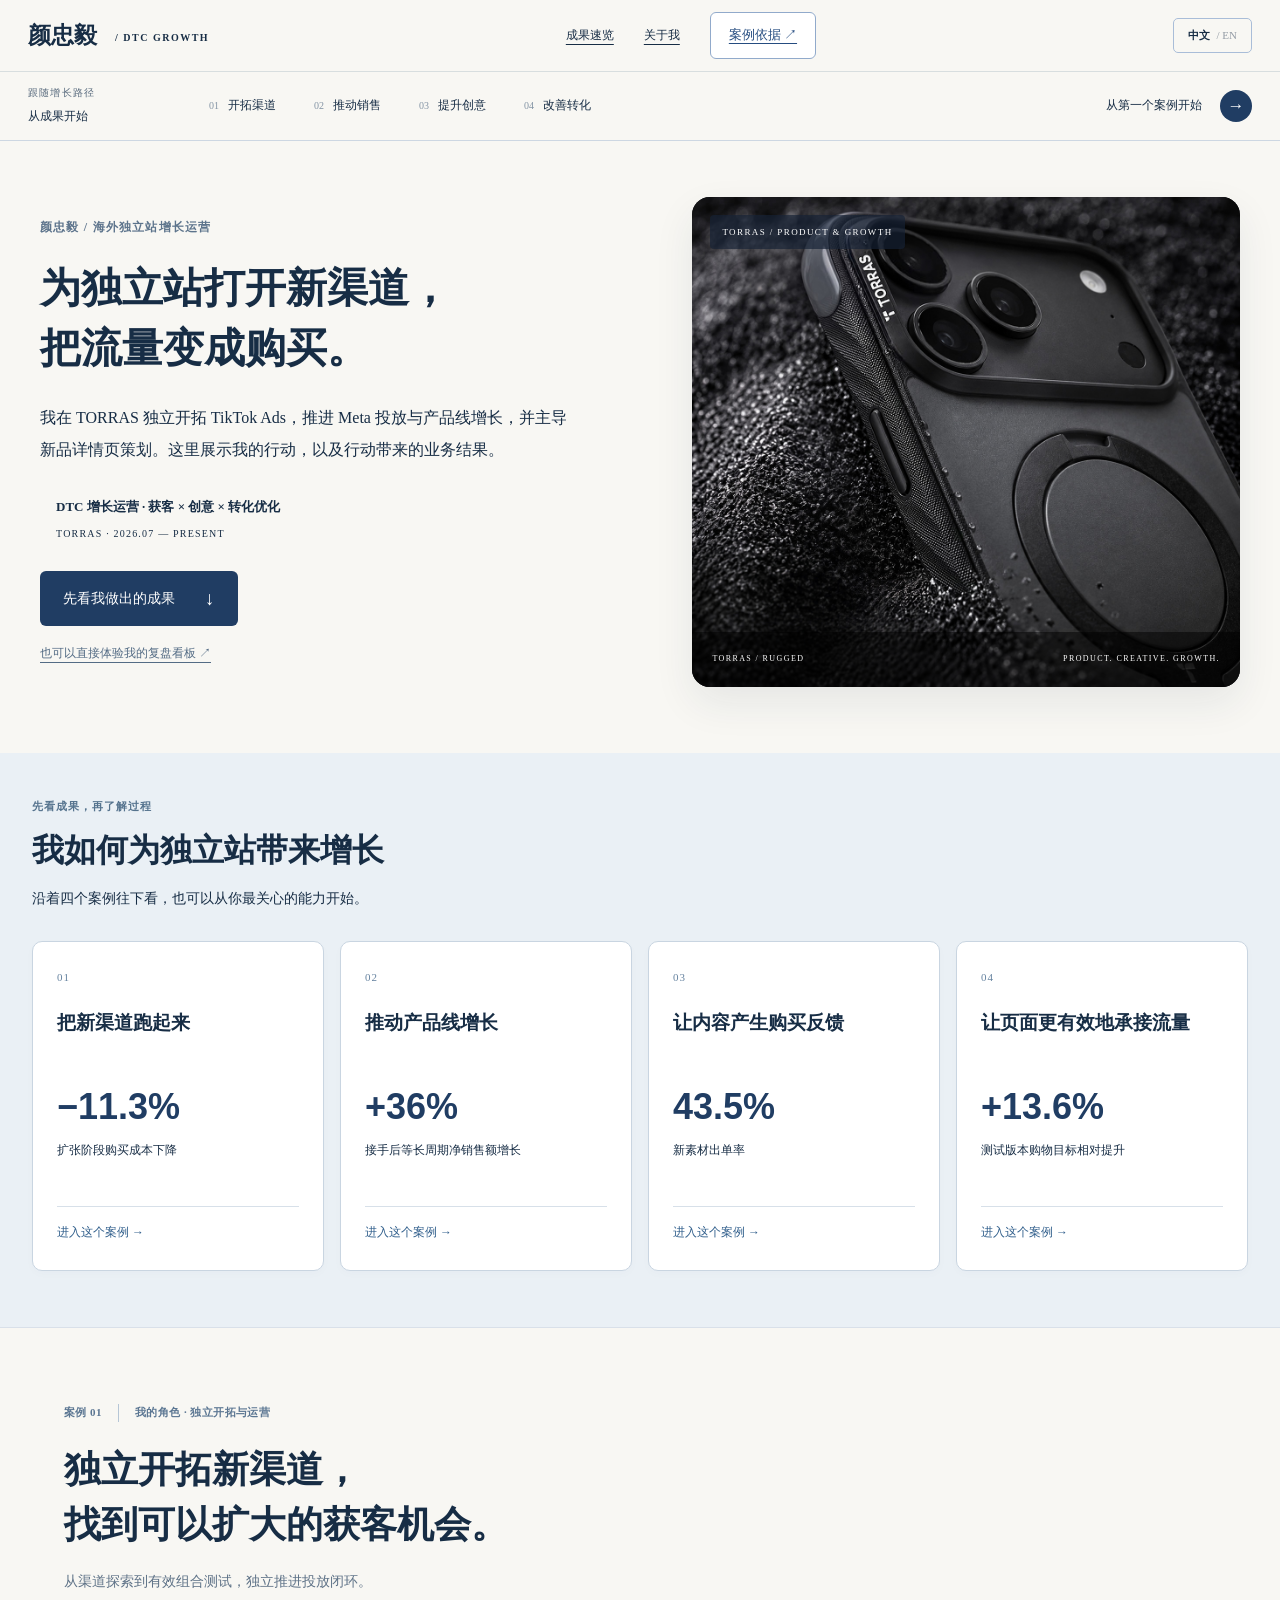
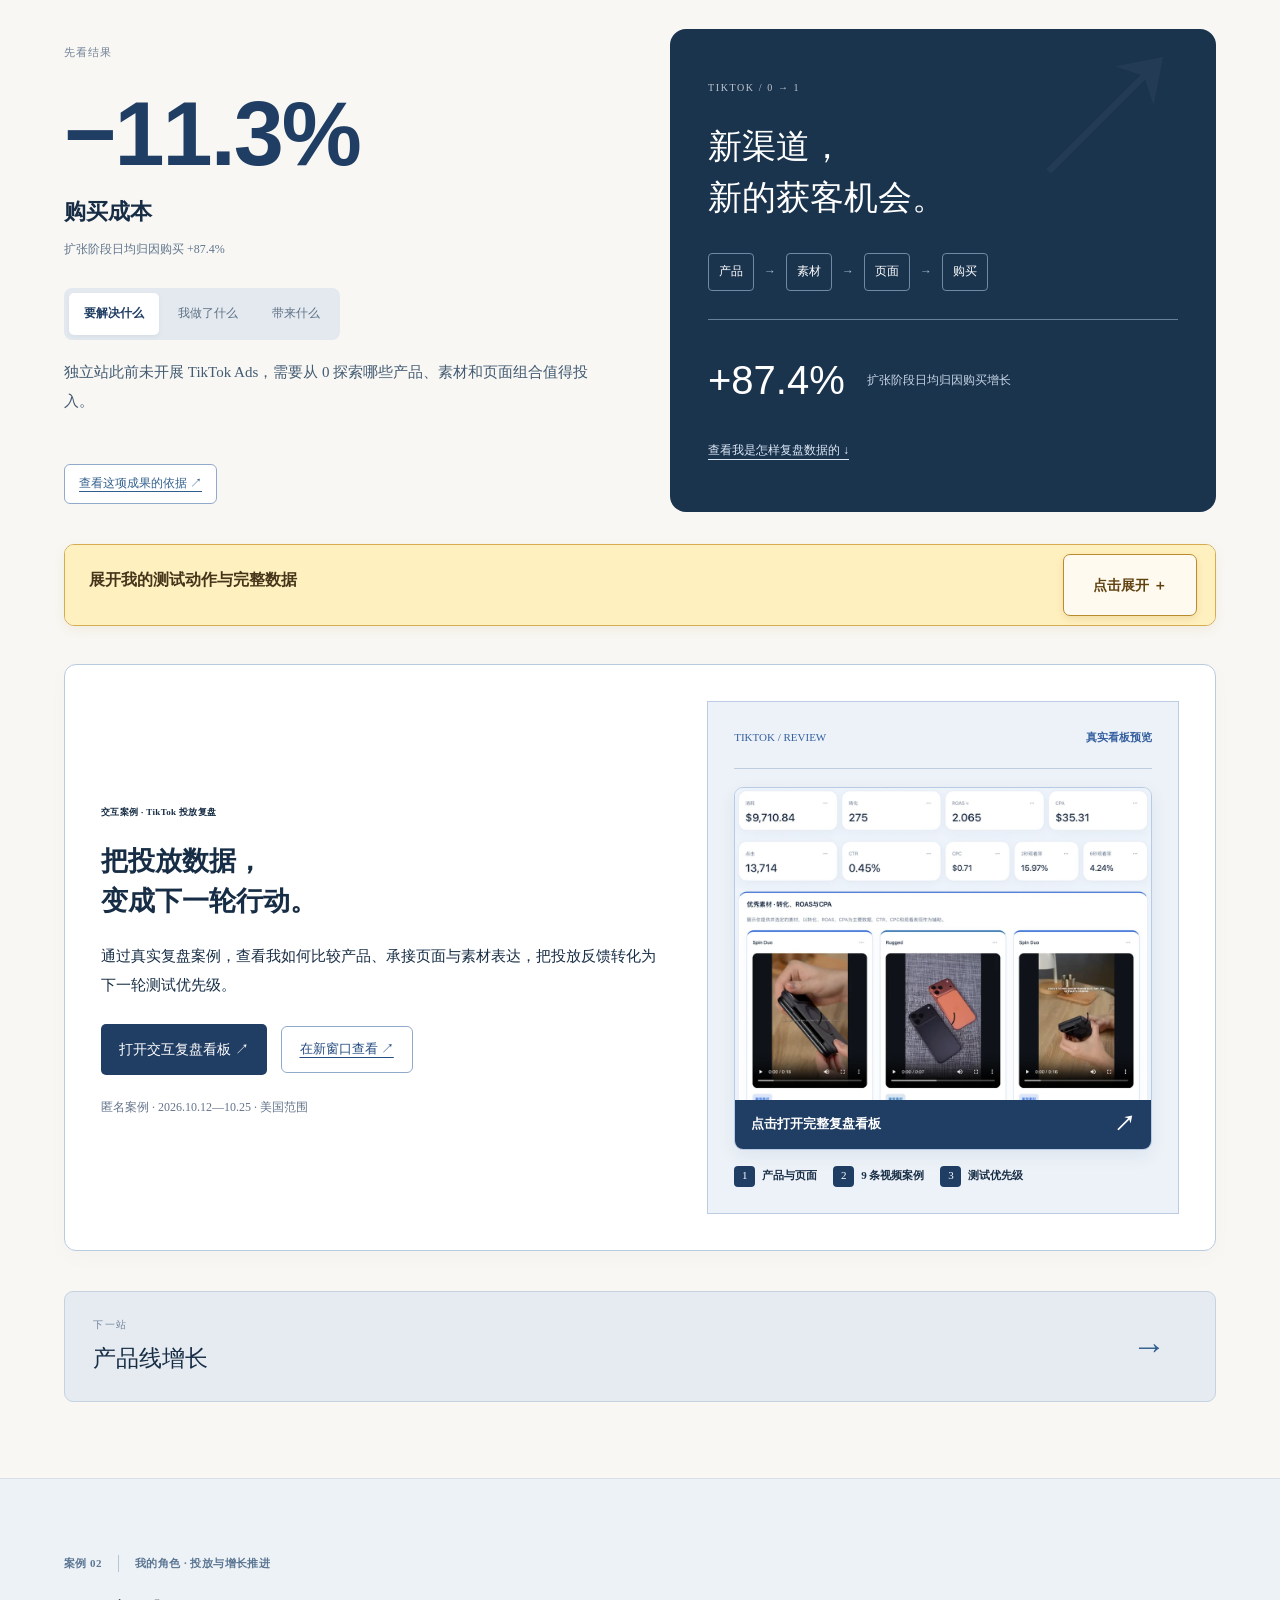
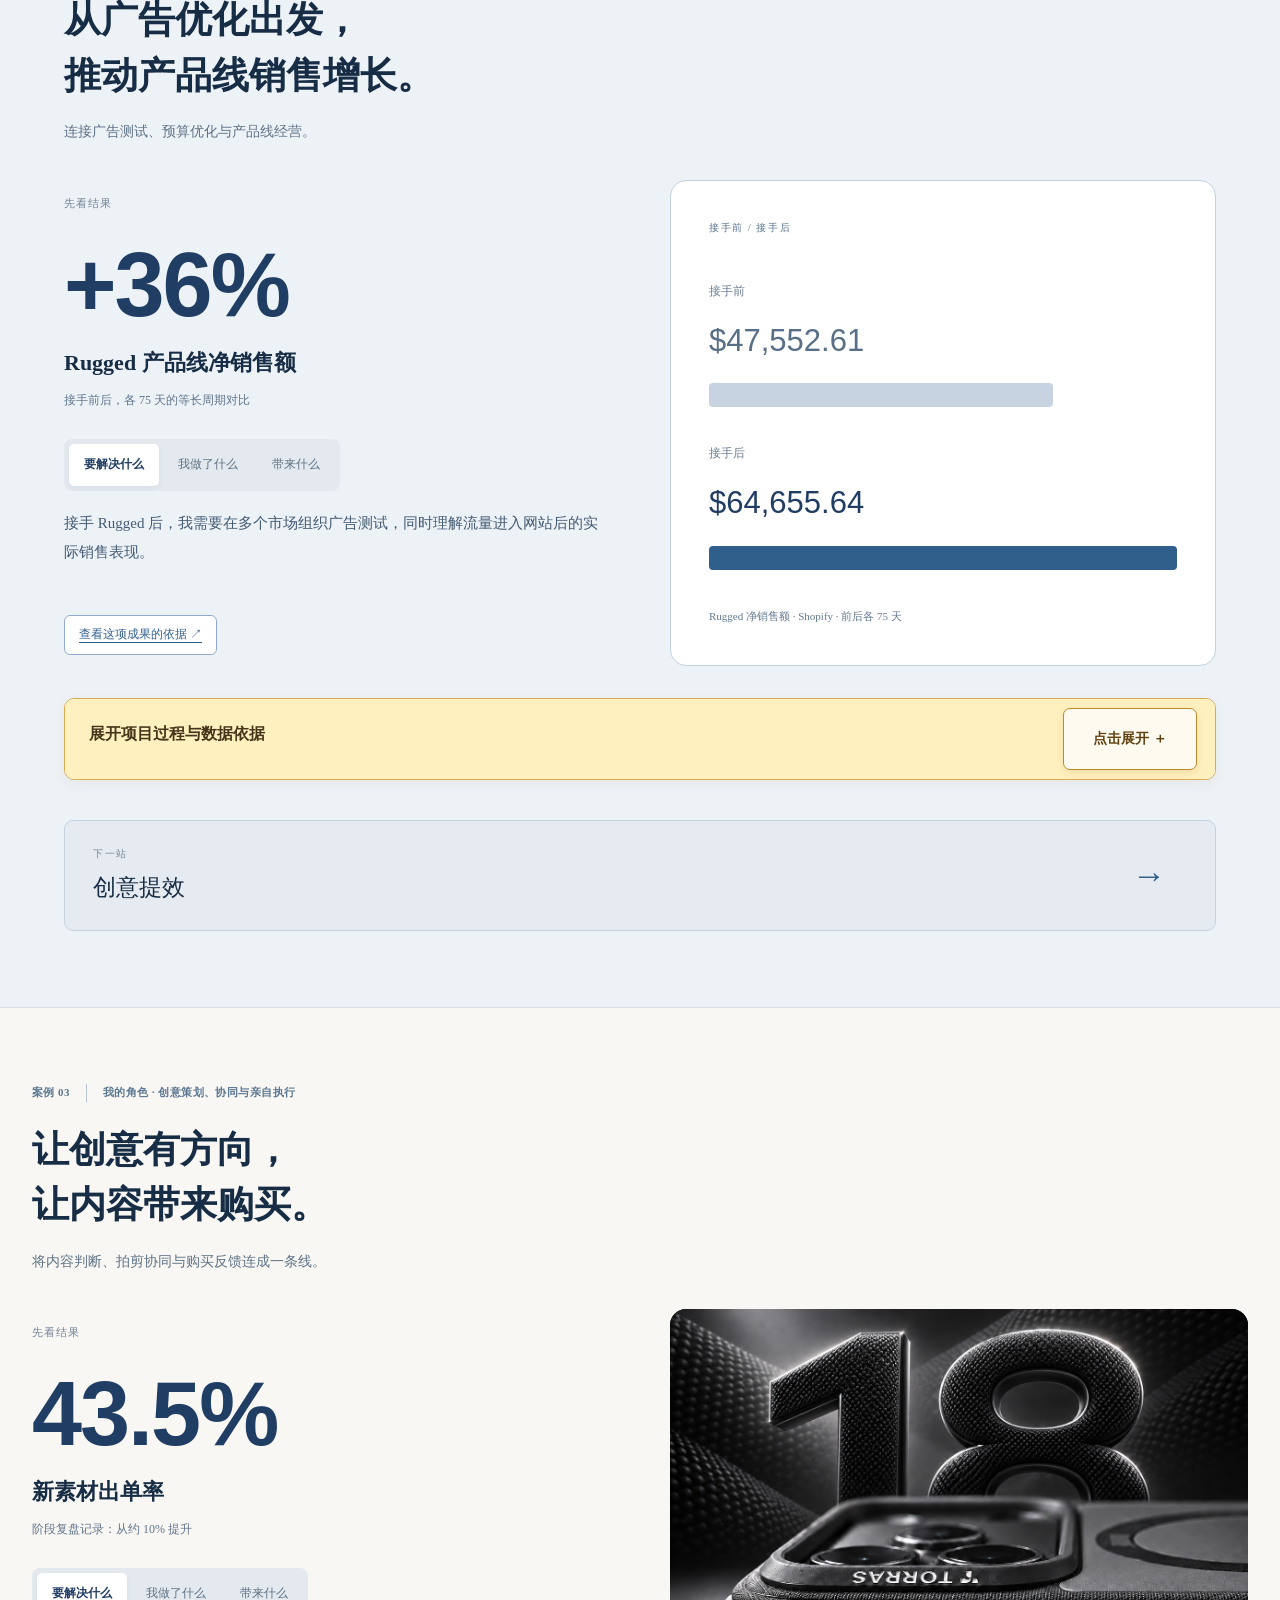
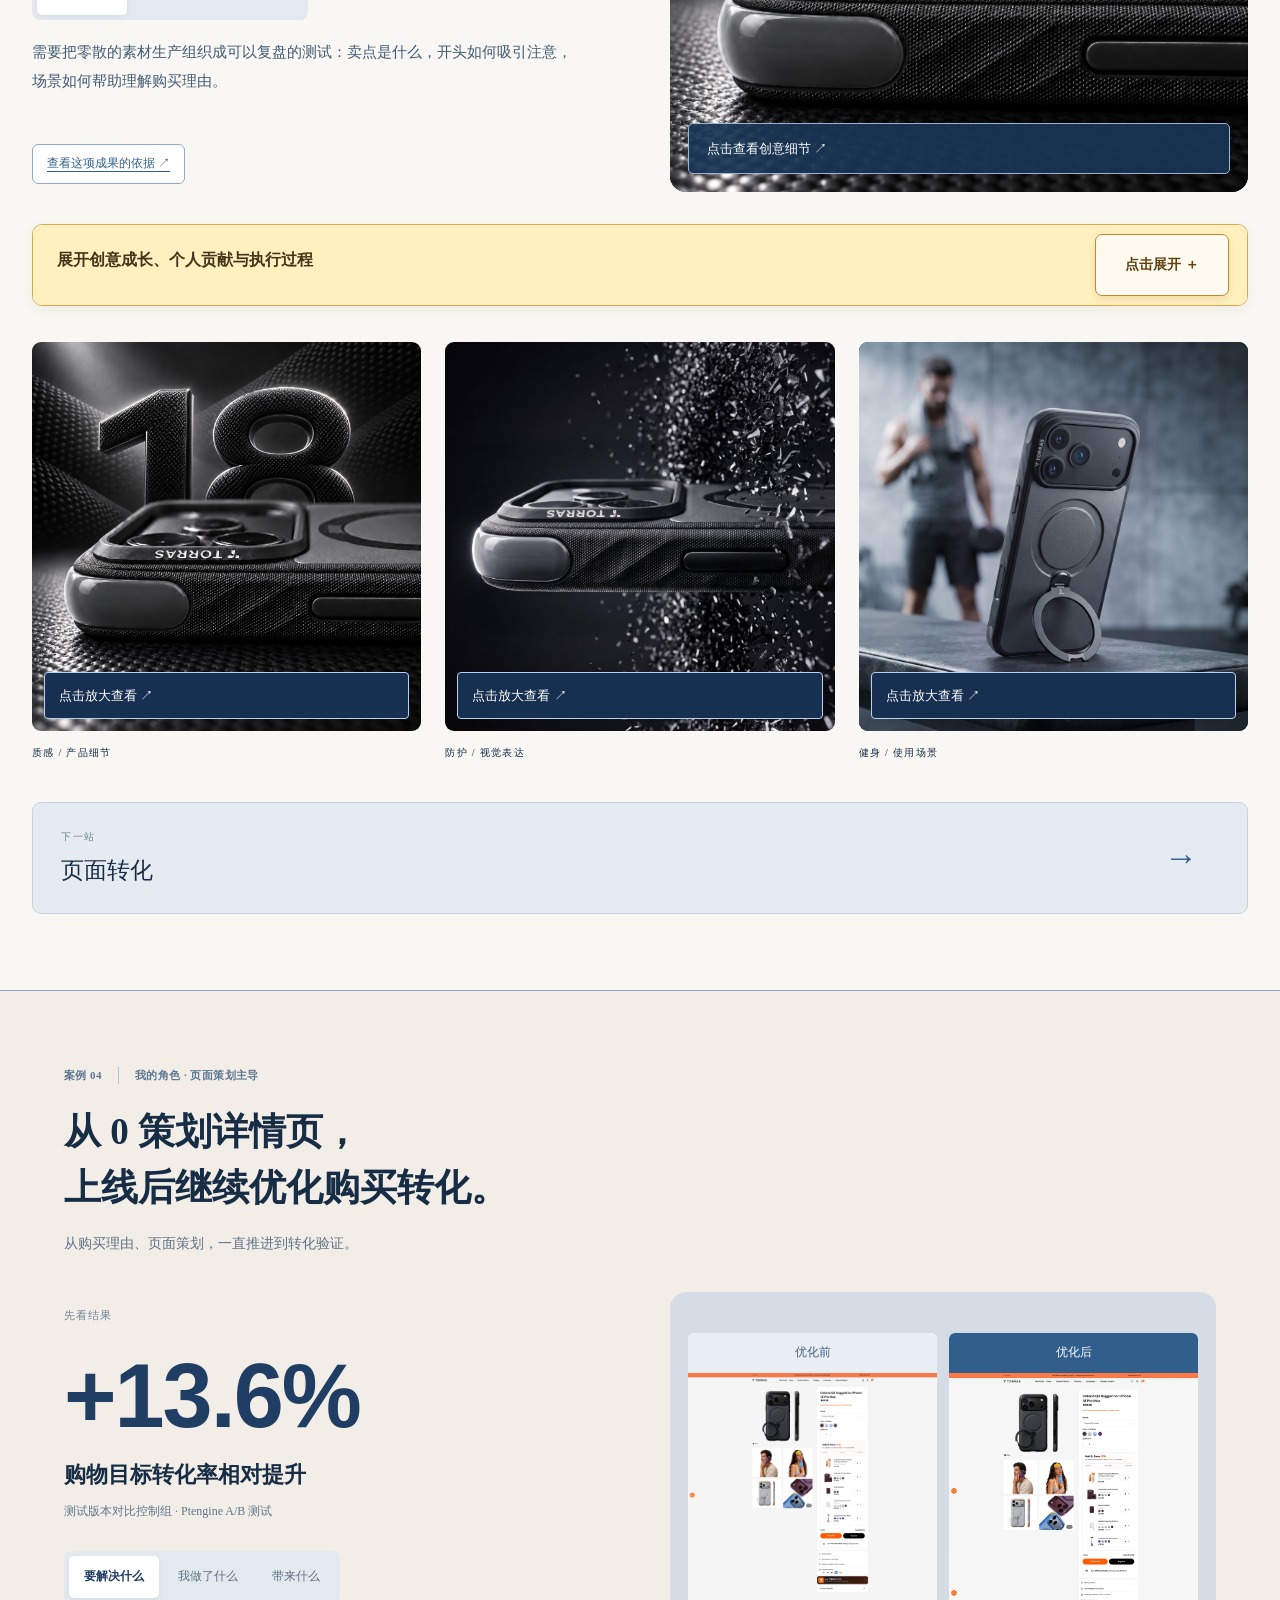
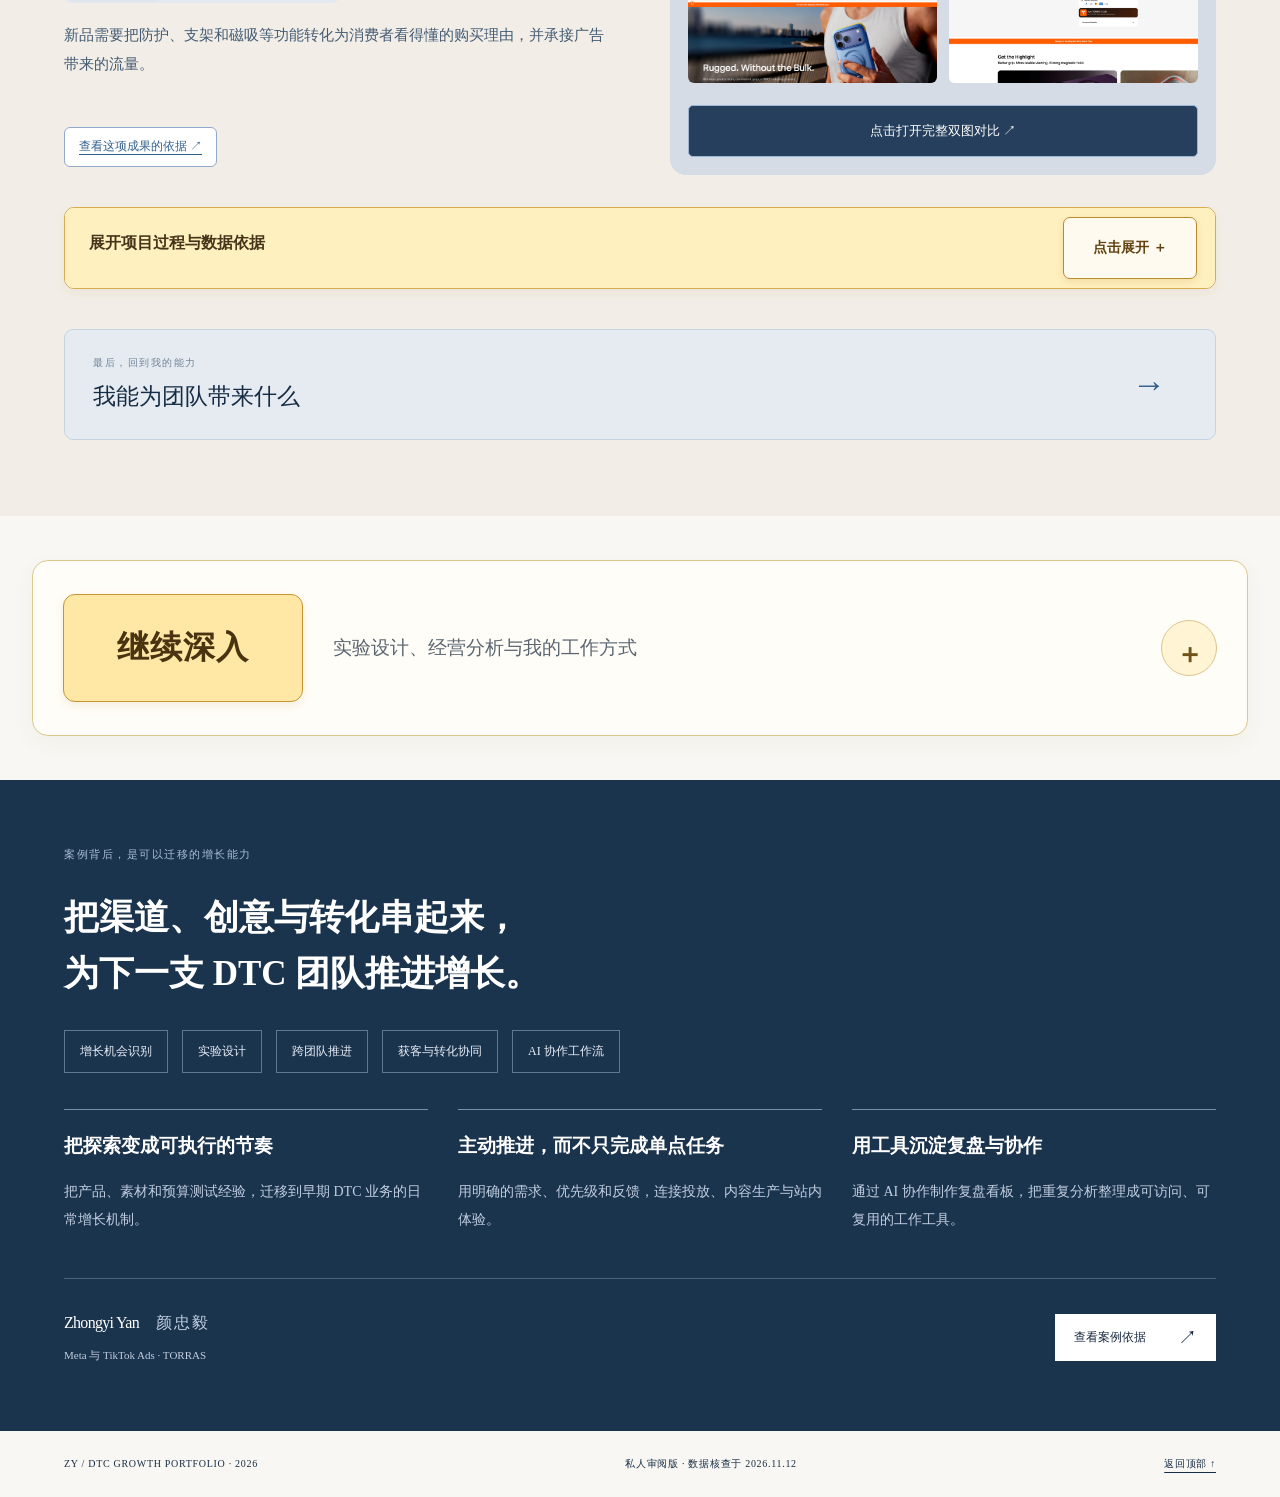
<file: index.html>
<!doctype html>











<html lang="zh-CN">
<head>
<meta charset="utf-8"><meta name="viewport" content="width=device-width,initial-scale=1">
<title>颜忠毅 — TORRAS 独立站增长作品集</title>
<meta name="description" content="TORRAS growth case studies. Global TikTok Ads channel ownership, creative strategy, conversion optimization and growth analytics.">
<meta name="theme-color" content="#f7f8fa"><link rel="stylesheet" href="style.css"><link rel="stylesheet" href="layout.css"><link rel="stylesheet" href="chapters.css">
<link rel="stylesheet" href="presentation.css"><link rel="stylesheet" href="growth.css"><link rel="stylesheet" href="creator.css"><link rel="stylesheet" href="experience.css?v=20261116-continue-v4"></head>
<body class="guided-experience">
<div class="reading-progress" aria-hidden="true"></div>
<header class="header"><a class="wordmark" href="#top" aria-label="Zhongyi Yan home" data-en="ZY&lt;span&gt; / GROWTH&lt;/span&gt;" data-zh="颜忠毅&lt;span&gt; / DTC GROWTH&lt;/span&gt;">颜忠毅<span> / DTC GROWTH</span></a><nav aria-label="Main navigation"><a href="#work" data-en="Results" data-zh="成果速览">成果速览</a><a href="#about" data-en="About" data-zh="关于我">关于我</a><button class="source-trigger" data-en="Evidence ↗" data-zh="案例依据 ↗">案例依据 ↗</button></nav><button id="language" aria-label="切换为英文">中文 <span>/ EN</span></button></header>
<nav class="journey-nav" aria-label="案例阅读路线"><div class="journey-position"><span data-en="THE GROWTH PATH" data-zh="跟随增长路径">跟随增长路径</span><b id="journey-status" aria-live="polite">从成果开始</b></div><div class="journey-links"><a href="#tiktok"><i>01</i><span data-en="New channel" data-zh="开拓渠道">开拓渠道</span></a><a href="#meta"><i>02</i><span data-en="Sales growth" data-zh="推动销售">推动销售</span></a><a href="#creative"><i>03</i><span data-en="Creative" data-zh="提升创意">提升创意</span></a><a href="#cro"><i>04</i><span data-en="Conversion" data-zh="改善转化">改善转化</span></a></div><a class="journey-next" id="journey-next" href="#tiktok"><span data-en="Start the first case" data-zh="从第一个案例开始">从第一个案例开始</span><b>→</b></a></nav>
<main>
<section class="hero wrap" id="top">
 <div class="hero-copy"><div class="eyebrow"><i></i> ZHONGYI YAN <span>颜忠毅</span></div><p class="edition" data-en="ZHONGYI YAN / DTC GROWTH" data-zh="颜忠毅 / 海外独立站增长运营">颜忠毅 / 海外独立站增长运营</p><h1 data-en="Open new channels.&lt;br&gt;Turn traffic into purchases." data-zh="为独立站打开新渠道，&lt;br&gt;把流量变成购买。">为独立站打开新渠道，<br>把流量变成购买。</h1><p class="hero-desc" data-en="I build acquisition channels, connect creative with media feedback, and improve the purchase experience. These cases show the decisions and work behind the results." data-zh="我在 TORRAS 独立开拓 TikTok Ads，推进 Meta 投放与产品线增长，并主导新品详情页策划。这里展示我的行动，以及行动带来的业务结果。">我在 TORRAS 独立开拓 TikTok Ads，推进 Meta 投放与产品线增长，并主导新品详情页策划。这里展示我的行动，以及行动带来的业务结果。</p><div class="hero-role"><span class="status-dot"></span><div><b data-en="DTC Growth Operations · Acquisition × Creative × CRO" data-zh="DTC 增长运营 · 获客 × 创意 × 转化优化">DTC 增长运营 · 获客 × 创意 × 转化优化</b><small>TORRAS · 2026.07 — PRESENT</small></div></div><a class="primary-link" href="#work" data-en="See the results &lt;span&gt;↓&lt;/span&gt;" data-zh="先看我做出的成果 &lt;span&gt;↓&lt;/span&gt;">先看我做出的成果 <span>↓</span></a><a class="hero-secondary" href="#review-lab" data-en="Explore the interactive review ↗" data-zh="也可以直接体验我的复盘看板 ↗">也可以直接体验我的复盘看板 ↗</a></div>
 <figure class="hero-visual"><img src="assets/hero-rugged.png" alt="TORRAS 黑色 Rugged 手机壳特写，展示镜头防护与磁吸支架" fetchpriority="high"><figcaption><span>TORRAS / RUGGED</span><span>PRODUCT. CREATIVE. GROWTH.</span></figcaption><div class="image-label">TORRAS / PRODUCT &amp; GROWTH</div></figure>
</section>


<section class="selected wrap" id="work"><div class="route-heading"><span class="eyebrow" data-en="RESULTS AT A GLANCE" data-zh="先看成果，再了解过程">先看成果，再了解过程</span><h2 data-en="Four cases.&lt;br&gt;One growth operating path." data-zh="我如何为独立站带来增长">我如何为独立站带来增长</h2><p data-en="Follow the cases in order, or choose the capability you care about." data-zh="沿着四个案例往下看，也可以从你最关心的能力开始。">沿着四个案例往下看，也可以从你最关心的能力开始。</p></div><div class="route-cards"><a class="route-card" href="#tiktok"><span class="route-index" data-en="01" data-zh="01">01</span><h3 data-en="Run a new acquisition channel" data-zh="把新渠道跑起来">把新渠道跑起来</h3><strong class="route-metric" data-en="−11.3%" data-zh="−11.3%">−11.3%</strong><p data-en="Purchase CPA in the expansion window" data-zh="扩张阶段购买成本下降">扩张阶段购买成本下降</p><span class="route-cta" data-en="Open this case →" data-zh="进入这个案例 →">进入这个案例 →</span></a><a class="route-card" href="#meta"><span class="route-index" data-en="02" data-zh="02">02</span><h3 data-en="Grow a product line" data-zh="推动产品线增长">推动产品线增长</h3><strong class="route-metric" data-en="+36%" data-zh="+36%">+36%</strong><p data-en="Rugged net sales after takeover" data-zh="接手后等长周期净销售额增长">接手后等长周期净销售额增长</p><span class="route-cta" data-en="Open this case →" data-zh="进入这个案例 →">进入这个案例 →</span></a><a class="route-card" href="#creative"><span class="route-index" data-en="03" data-zh="03">03</span><h3 data-en="Turn creative into purchases" data-zh="让内容产生购买反馈">让内容产生购买反馈</h3><strong class="route-metric" data-en="43.5%" data-zh="43.5%">43.5%</strong><p data-en="New creative purchase rate" data-zh="新素材出单率">新素材出单率</p><span class="route-cta" data-en="Open this case →" data-zh="进入这个案例 →">进入这个案例 →</span></a><a class="route-card" href="#cro"><span class="route-index" data-en="04" data-zh="04">04</span><h3 data-en="Improve the purchase path" data-zh="让页面更有效地承接流量">让页面更有效地承接流量</h3><strong class="route-metric" data-en="+13.6%" data-zh="+13.6%">+13.6%</strong><p data-en="Test version vs control" data-zh="测试版本购物目标相对提升">测试版本购物目标相对提升</p><span class="route-cta" data-en="Open this case →" data-zh="进入这个案例 →">进入这个案例 →</span></a></div></section>
<section class="case-section blue-tint guided-case" id="tiktok" data-case="1"><div class="wrap"><div class="case-heading"><div><span class="section-number" data-en="CASE 01" data-zh="案例 01">案例 01</span><span class="tag" data-en="Independent channel owner" data-zh="我的角色 · 独立开拓与运营">我的角色 · 独立开拓与运营</span></div><h2 data-en="Build a new channel.&lt;br&gt;Find room to scale." data-zh="独立开拓新渠道，&lt;br&gt;找到可以扩大的获客机会。">独立开拓新渠道，<br>找到可以扩大的获客机会。</h2><p data-en="Open a new acquisition channel and scale effective combinations." data-zh="从渠道探索到有效组合测试，独立推进投放闭环。">从渠道探索到有效组合测试，独立推进投放闭环。</p></div><div class="case-story"><div class="case-story-copy"><span class="proof-eyebrow" data-en="THE RESULT" data-zh="先看结果">先看结果</span><strong class="case-result" data-en="−11.3%" data-zh="−11.3%">−11.3%</strong><h3 class="case-result-label" data-en="Purchase acquisition cost" data-zh="购买成本">购买成本</h3><p class="case-result-support" data-en="+87.4% daily attributed purchases during expansion" data-zh="扩张阶段日均归因购买 +87.4%">扩张阶段日均归因购买 +87.4%</p><div class="case-insight"><div class="insight-tabs" role="tablist" aria-label="案例说明"><button class="insight-tab" data-en="The problem" data-zh="要解决什么" type="button" role="tab" id="tiktok-tab-0" aria-controls="tiktok-panel-0" aria-selected="true" tabindex="0">要解决什么</button><button class="insight-tab" data-en="My action" data-zh="我做了什么" type="button" role="tab" id="tiktok-tab-1" aria-controls="tiktok-panel-1" aria-selected="false" tabindex="-1">我做了什么</button><button class="insight-tab" data-en="The result" data-zh="带来什么" type="button" role="tab" id="tiktok-tab-2" aria-controls="tiktok-panel-2" aria-selected="false" tabindex="-1">带来什么</button></div><div class="insight-panel" data-en="A new acquisition opportunity had no established operating playbook." data-zh="独立站此前未开展 TikTok Ads，需要从 0 探索哪些产品、素材和页面组合值得投入。" id="tiktok-panel-0" role="tabpanel" aria-labelledby="tiktok-tab-0" tabindex="0">独立站此前未开展 TikTok Ads，需要从 0 探索哪些产品、素材和页面组合值得投入。</div><div class="insight-panel" data-en="I built product and creative tests, structured campaigns, and deliberately changed budgets to examine scale and efficiency together." data-zh="我搭建产品与素材测试机制，设计广告结构和预算节奏，并主动安排放量与缩量，评估购买规模和效率。" id="tiktok-panel-1" role="tabpanel" aria-labelledby="tiktok-tab-1" tabindex="0" hidden>我搭建产品与素材测试机制，设计广告结构和预算节奏，并主动安排放量与缩量，评估购买规模和效率。</div><div class="insight-panel" data-en="In the selected October expansion window, purchases grew faster than spend while CPA fell. This informed the next testing priorities." data-zh="10 月扩张窗口中，购买增速高于消耗增速，购买成本下降。我据此筛选值得继续验证的产品与投放组合。" id="tiktok-panel-2" role="tabpanel" aria-labelledby="tiktok-tab-2" tabindex="0" hidden>10 月扩张窗口中，购买增速高于消耗增速，购买成本下降。我据此筛选值得继续验证的产品与投放组合。</div></div><button class="source-link" data-en="View the evidence ↗" data-zh="查看这项成果的依据 ↗" data-source="pulse">查看这项成果的依据 ↗</button></div><div class="case-story-visual"><div class="channel-visual"><span class="visual-caption">TIKTOK / 0 → 1</span><strong data-en="A new channel.&lt;br&gt;A working growth loop." data-zh="新渠道，&lt;br&gt;新的获客机会。">新渠道，<br>新的获客机会。</strong><div class="channel-route"><span data-en="Product" data-zh="产品">产品</span><i>→</i><span data-en="Creative" data-zh="素材">素材</span><i>→</i><span data-en="Landing page" data-zh="页面">页面</span><i>→</i><span data-en="Purchase" data-zh="购买">购买</span></div><div class="channel-proof"><b>+87.4%</b><span data-en="Daily attributed purchase growth in the expansion window" data-zh="扩张阶段日均归因购买增长">扩张阶段日均归因购买增长</span></div><a href="#review-lab" class="visual-action" data-en="See how I review the data ↓" data-zh="查看我是怎样复盘数据的 ↓">查看我是怎样复盘数据的 ↓</a></div></div></div>





<details class="case-depth" id="tiktok-depth"><summary data-en="Explore my tests and the full metrics" data-zh="展开我的测试动作与完整数据">展开我的测试动作与完整数据</summary><div class="case-depth-body"><div class="kpi-grid"><article><small data-en="AD SPEND" data-zh="广告消耗">广告消耗</small><strong>$20,689.77</strong><span>Oct 1–31, 2026</span></article><article><small data-en="WEBSITE PURCHASES" data-zh="网站购买">网站购买</small><strong>601</strong><span data-en="TikTok-attributed events" data-zh="TikTok 平台归因事件">TikTok 平台归因事件</span></article><article><small data-en="PURCHASE CPA" data-zh="购买 CPA">购买 CPA</small><strong>$34.43</strong><span data-en="Spend ÷ website purchases" data-zh="广告消耗 ÷ 网站购买">广告消耗 ÷ 网站购买</span></article><article><small data-en="PURCHASE ROAS" data-zh="购买 ROAS">购买 ROAS</small><strong>2.08<span>×</span></strong><span data-en="Platform attribution" data-zh="平台归因口径">平台归因口径</span></article></div><div class="three-col"><article><div class="small-index" data-en="1 / PRODUCT &amp; DESTINATION" data-zh="1 / 产品与页面匹配">1 / 产品与页面匹配</div><h3 data-en="Connect product, creative and destination" data-zh="打通产品、素材与承接页面">打通产品、素材与承接页面</h3><p data-en="Organized tests by product and price tier, aligning the buying reason, creative execution and landing destination to build effective acquisition combinations." data-zh="围绕产品与客单价组织测试，将购买理由、素材表达和承接页面匹配，验证有效的获客组合。">围绕产品与客单价组织测试，将购买理由、素材表达和承接页面匹配，验证有效的获客组合。</p></article><article><div class="small-index" data-en="2 / CREATIVE PRIORITIES" data-zh="2 / 素材测试优先级">2 / 素材测试优先级</div><h3 data-en="Turn a large asset pool into priorities" data-zh="把大量素材变成明确的测试优先级">把大量素材变成明确的测试优先级</h3><p data-en="Reviewed 457 ad records across 339 creative names. Identified 12 names with at least 10 website purchases and CPA at or below the account average, creating a focused pool for further testing." data-zh="从 457 条广告记录、339 个素材名称中，识别出 12 个至少获得 10 次网站购买、CPA 不高于账户均值的素材名称，为后续测试建立优先池。">从 457 条广告记录、339 个素材名称中，识别出 12 个至少获得 10 次网站购买、CPA 不高于账户均值的素材名称，为后续测试建立优先池。</p></article><article><div class="small-index" data-en="3 / EXPERIMENT DESIGN" data-zh="3 / 主动实验设计">3 / 主动实验设计</div><h3 data-en="Design a test around the business question" data-zh="围绕业务问题主动设计实验">围绕业务问题主动设计实验</h3><p data-en="Designed and executed budget pulsing and planned spend withdrawal, bringing TikTok delivery signals together with Shopify daily orders to inform channel evaluation and budget decisions." data-zh="事先设计并执行预算脉冲与主动缩量测试，联动 TikTok 投放信号和 Shopify 日级订单，为渠道评价与预算决策补充依据。">事先设计并执行预算脉冲与主动缩量测试，联动 TikTok 投放信号和 Shopify 日级订单，为渠道评价与预算决策补充依据。</p></article></div><div class="achievement-panel" id="scaling"><div class="achievement-intro"><span class="small-index" data-en="SCALING ACHIEVEMENT" data-zh="投放扩张成果">投放扩张成果</span><h3 data-en="More scale.&lt;br&gt;Better purchase efficiency." data-zh="规模扩大，&lt;br&gt;购买效率同步改善。">规模扩大，<br>购买效率同步改善。</h3><p data-en="During the Oct 15–26 expansion, the product, creative and campaign mix generated faster growth in attributed purchases than in spend." data-zh="10 月 15—26 日扩张阶段，产品、素材与广告组合的归因购买增速高于消耗增速。">10 月 15—26 日扩张阶段，产品、素材与广告组合的归因购买增速高于消耗增速。</p></div><div class="achievement-metrics"><article><strong>+66.2%</strong><span data-en="Daily ad spend" data-zh="日均广告消耗">日均广告消耗</span></article><article><strong>+87.4%</strong><span data-en="Daily attributed website purchases" data-zh="日均平台归因网站购买">日均平台归因网站购买</span></article><article><strong>−11.3%</strong><span data-en="Website purchase CPA" data-zh="网站购买 CPA">网站购买 CPA</span></article></div><div class="achievement-footer"><p data-en="Oct 1–14 vs Oct 15–26, 2026 · CPA $35.53 → $31.51 · TikTok-attributed website purchases." data-zh="2026.10.01—10.14 对比 10.15—10.26 · CPA $35.53 → $31.51 · TikTok 平台归因网站购买。">2026.10.01—10.14 对比 10.15—10.26 · CPA $35.53 → $31.51 · TikTok 平台归因网站购买。</p><button class="source-link" data-source="pulse" data-en="[09] Scaling evidence ↗" data-zh="[09] 扩张成果依据 ↗">[09] 扩张成果依据 ↗</button></div></div><div class="achievement-panel core-combinations"><div class="achievement-intro"><span class="small-index" data-en="PRODUCT × CREATIVE × CAMPAIGN" data-zh="产品 × 素材 × 广告组合">产品 × 素材 × 广告组合</span><h3 data-en="Two core combinations.&lt;br&gt;Disproportionate purchase output." data-zh="两个核心组合，&lt;br&gt;更高效的购买产出。">两个核心组合，<br>更高效的购买产出。</h3><p data-en="The two highest-spend October ad groups, focused on SpinDuo and Rugged, delivered 45.1% of account-attributed website purchases with 34.7% of spend." data-zh="10 月消耗最高的两个广告组，分别围绕 SpinDuo 与 Rugged，以 34.7% 的账户消耗获得 45.1% 的平台归因网站购买。">10 月消耗最高的两个广告组，分别围绕 SpinDuo 与 Rugged，以 34.7% 的账户消耗获得 45.1% 的平台归因网站购买。</p><ol class="combination-list"><li><span>1</span><b>SpinDuo</b></li><li><span>2</span><b>Rugged</b></li></ol></div><div class="achievement-metrics"><article><strong>271</strong><span data-en="Attributed website purchases" data-zh="平台归因网站购买">平台归因网站购买</span></article><article><strong>$26.46</strong><span data-en="Combined purchase CPA" data-zh="合并购买 CPA">合并购买 CPA</span></article><article><strong>35.4%</strong><span data-en="Lower CPA than the remaining ad groups" data-zh="CPA 低于其余广告组">CPA 低于其余广告组</span></article></div><div class="achievement-footer"><p data-en="Oct 1–31, 2026 · $7,171.94 combined spend · compared with CPA $40.96 for the remaining ad groups." data-zh="2026.10.01—10.31 · 合计消耗 $7,171.94 · 对比其余广告组 CPA $40.96。">2026.10.01—10.31 · 合计消耗 $7,171.94 · 对比其余广告组 CPA $40.96。</p><button class="source-link" data-source="pulse" data-en="[09] Combination analysis ↗" data-zh="[09] 核心组合分析 ↗">[09] 核心组合分析 ↗</button></div></div></div></details><div class="review-showcase" id="review-lab"><div class="review-showcase-copy"><span class="small-index" data-en="INTERACTIVE CASE STUDY" data-zh="交互案例 · TikTok 投放复盘">交互案例 · TikTok 投放复盘</span><h3 data-en="Turn media data&lt;br&gt;into the next operating decision." data-zh="把投放数据，&lt;br&gt;变成下一轮行动。">把投放数据，<br>变成下一轮行动。</h3><p data-en="Explore how I compare products, landing destinations and creative approaches, and turn campaign feedback into testing priorities." data-zh="通过真实复盘案例，查看我如何比较产品、承接页面与素材表达，把投放反馈转化为下一轮测试优先级。">通过真实复盘案例，查看我如何比较产品、承接页面与素材表达，把投放反馈转化为下一轮测试优先级。</p><div class="review-showcase-actions"><button class="review-open primary-link" data-review-url="review/tiktok/index.html?view=1&amp;tab=dashboard" aria-haspopup="dialog" aria-controls="review-dialog" data-en="Explore the review ↗" data-zh="打开交互复盘看板 ↗">打开交互复盘看板 ↗</button><a class="source-link" href="review/tiktok/index.html?view=1&amp;tab=dashboard" target="_blank" rel="noopener" data-en="Open in a new window ↗" data-zh="在新窗口查看 ↗">在新窗口查看 ↗</a></div><span class="review-privacy" data-en="Anonymized case · Oct 12–25, 2026 · US scope" data-zh="匿名案例 · 2026.10.12—10.25 · 美国范围">匿名案例 · 2026.10.12—10.25 · 美国范围</span></div><div class="review-showcase-preview"><div class="review-preview-bar"><span>TIKTOK / REVIEW</span><b data-en="Actual dashboard preview" data-zh="真实看板预览">真实看板预览</b></div><button type="button" class="review-open review-thumbnail" data-review-url="review/tiktok/index.html?view=1&amp;tab=dashboard" aria-haspopup="dialog" aria-controls="review-dialog" aria-label="打开完整 TikTok 复盘看板"><img src="assets/review-dashboard-preview.webp" width="1024" height="768" loading="lazy" alt="脱敏 TikTok 复盘看板缩略图，展示投放指标与视频素材案例"><span class="review-thumbnail-cta"><span data-en="Open the full interactive review" data-zh="点击打开完整复盘看板">点击打开完整复盘看板</span><b aria-hidden="true">↗</b></span></button><ol class="review-preview-topics"><li><span>1</span><b data-en="Products &amp; pages" data-zh="产品与页面">产品与页面</b></li><li><span>2</span><b data-en="9 video cases" data-zh="9 条视频案例">9 条视频案例</b></li><li><span>3</span><b data-en="Test priorities" data-zh="测试优先级">测试优先级</b></li></ol></div></div><a class="case-next" href="#meta"><span class="next-eyebrow" data-en="NEXT CASE" data-zh="下一站">下一站</span><strong data-en="Product-line growth" data-zh="产品线增长">产品线增长</strong><b class="next-arrow" data-en="→" data-zh="→">→</b></a></div></section>

<section class="case-section offwhite guided-case" id="meta" data-case="2"><div class="wrap"><div class="case-heading"><div><span class="section-number" data-en="CASE 02" data-zh="案例 02">案例 02</span><span class="tag muted" data-en="Campaign and growth operations" data-zh="我的角色 · 投放与增长推进">我的角色 · 投放与增长推进</span></div><h2 data-en="Connect media optimization&lt;br&gt;with product-line growth." data-zh="从广告优化出发，&lt;br&gt;推动产品线销售增长。">从广告优化出发，<br>推动产品线销售增长。</h2><p data-en="Turn campaign learning into product-line sales results." data-zh="连接广告测试、预算优化与产品线经营。">连接广告测试、预算优化与产品线经营。</p></div><div class="case-story"><div class="case-story-copy"><span class="proof-eyebrow" data-en="THE RESULT" data-zh="先看结果">先看结果</span><strong class="case-result" data-en="+36%" data-zh="+36%">+36%</strong><h3 class="case-result-label" data-en="Rugged product-line net sales" data-zh="Rugged 产品线净销售额">Rugged 产品线净销售额</h3><p class="case-result-support" data-en="Two equal 75-day windows, before and after takeover" data-zh="接手前后，各 75 天的等长周期对比">接手前后，各 75 天的等长周期对比</p><div class="case-insight"><div class="insight-tabs" role="tablist" aria-label="案例说明"><button class="insight-tab" data-en="The problem" data-zh="要解决什么" type="button" role="tab" id="meta-tab-0" aria-controls="meta-panel-0" aria-selected="true" tabindex="0">要解决什么</button><button class="insight-tab" data-en="My action" data-zh="我做了什么" type="button" role="tab" id="meta-tab-1" aria-controls="meta-panel-1" aria-selected="false" tabindex="-1">我做了什么</button><button class="insight-tab" data-en="The result" data-zh="带来什么" type="button" role="tab" id="meta-tab-2" aria-controls="meta-panel-2" aria-selected="false" tabindex="-1">带来什么</button></div><div class="insight-panel" data-en="Performance needed to be evaluated beyond a single ad account." data-zh="接手 Rugged 后，我需要在多个市场组织广告测试，同时理解流量进入网站后的实际销售表现。" id="meta-panel-0" role="tabpanel" aria-labelledby="meta-tab-0" tabindex="0">接手 Rugged 后，我需要在多个市场组织广告测试，同时理解流量进入网站后的实际销售表现。</div><div class="insight-panel" data-en="I managed campaign structure, creative testing and budgets, and checked product-line sales through Shopify." data-zh="我调整广告结构、素材测试与预算配置，并结合 Shopify 产品销售复盘，将广告与产品线经营连接起来。" id="meta-panel-1" role="tabpanel" aria-labelledby="meta-tab-1" tabindex="0" hidden>我调整广告结构、素材测试与预算配置，并结合 Shopify 产品销售复盘，将广告与产品线经营连接起来。</div><div class="insight-panel" data-en="The first 75 days after takeover recorded $64,655.64 in product-line net sales, 36% above the previous equal window." data-zh="接手后首个 75 天，产品线净销售额达到 $64,655.64，较此前等长窗口增长 36%。这体现了我的投放与经营联动能力。" id="meta-panel-2" role="tabpanel" aria-labelledby="meta-tab-2" tabindex="0" hidden>接手后首个 75 天，产品线净销售额达到 $64,655.64，较此前等长窗口增长 36%。这体现了我的投放与经营联动能力。</div></div><button class="source-link" data-en="View the evidence ↗" data-zh="查看这项成果的依据 ↗" data-source="meta">查看这项成果的依据 ↗</button></div><div class="case-story-visual"><div class="sales-visual"><span class="visual-caption" data-en="BEFORE / AFTER OWNERSHIP" data-zh="接手前 / 接手后">接手前 / 接手后</span><div class="sales-bar"><span data-en="Before takeover" data-zh="接手前">接手前</span><strong>$47,552.61</strong><i style="--amount:73.55%"></i></div><div class="sales-bar after"><span data-en="After takeover" data-zh="接手后">接手后</span><strong>$64,655.64</strong><i style="--amount:100%"></i></div><p data-en="Rugged net sales · Shopify · equal 75-day windows" data-zh="Rugged 净销售额 · Shopify · 前后各 75 天">Rugged 净销售额 · Shopify · 前后各 75 天</p></div></div></div>


<details class="case-depth" id="meta-depth"><summary data-en="Explore project work and supporting evidence" data-zh="展开项目过程与数据依据">展开项目过程与数据依据</summary><div class="case-depth-body"><div class="two-col comparison-grid"><article class="comparison"><span class="eyebrow" data-en="SHOPIFY / EQUAL 75-DAY WINDOWS" data-zh="Shopify · 等长 75 天窗口">Shopify · 等长 75 天窗口</span><h3 data-en="Rugged net sales" data-zh="Rugged 商品净销售额">Rugged 商品净销售额</h3><div class="stat-head"><strong>+36.0%</strong><small data-en="RESULTS AFTER I TOOK OWNERSHIP" data-zh="我接手后的项目成果">我接手后的项目成果</small></div><div class="horizontal-bars"><div><span data-en="Before I took over · Apr 29–Jul 12" data-zh="接手前 · 4月29日—7月12日">接手前 · 4月29日—7月12日</span><div style="width:73.55%">$47,552.61</div></div><div><span data-en="After I took over · Jul 13–Sep 25" data-zh="接手后 · 7月13日—9月25日">接手后 · 7月13日—9月25日</span><div class="accent" style="width:100%">$64,655.64</div></div></div><p class="note" data-en="Rugged product-line net sales across acquisition sources · Shopify · two equal 75-day windows." data-zh="Rugged 产品线净销售额 · 全来源 · Shopify · 前后等长 75 天窗口。">Rugged 产品线净销售额 · 全来源 · Shopify · 前后等长 75 天窗口。</p></article><article class="comparison"><span class="eyebrow" data-en="META / PLATFORM ATTRIBUTION" data-zh="Meta · 平台归因口径">Meta · 平台归因口径</span><h3>Meta-attributed AOV</h3><div class="stat-head"><strong>+15.9%</strong><small data-en="RESULTS AFTER I TOOK OWNERSHIP" data-zh="我接手后的项目成果">我接手后的项目成果</small></div><div class="aov-pair"><div><span data-en="Before I took over" data-zh="接手前">接手前</span><strong>$59.26</strong><small>Apr 29–Jul 12 · 75 days</small></div><span>→</span><div><span data-en="After I took over" data-zh="接手后">接手后</span><strong>$68.66</strong><small>Jul 13–Oct 31 · 111 days</small></div></div><p class="note" data-en="Meta-attributed purchase value divided by attributed purchases; reporting windows shown above." data-zh="Meta 归因购买价值 ÷ 归因购买次数；对应统计窗口见上。">Meta 归因购买价值 ÷ 归因购买次数；对应统计窗口见上。</p></article></div><button class="source-link" data-source="meta" data-en="[03] Calculations &amp; sources ↗" data-zh="[03] 计算口径与来源 ↗">[03] 计算口径与来源 ↗</button></div></details><a class="case-next" href="#creative"><span class="next-eyebrow" data-en="NEXT CASE" data-zh="下一站">下一站</span><strong data-en="Creative performance" data-zh="创意提效">创意提效</strong><b class="next-arrow" data-en="→" data-zh="→">→</b></a></div></section>
<section class="case-section wrap guided-case" id="creative" data-case="3"><div class="case-heading"><div><span class="section-number" data-en="CASE 03" data-zh="案例 03">案例 03</span><span class="tag muted" data-en="Creative strategy and hands-on execution" data-zh="我的角色 · 创意策划、协同与亲自执行">我的角色 · 创意策划、协同与亲自执行</span></div><h2 data-en="Give creative direction.&lt;br&gt;Turn content into purchase response." data-zh="让创意有方向，&lt;br&gt;让内容带来购买。">让创意有方向，<br>让内容带来购买。</h2><p data-en="Connect creative strategy, collaboration and purchase feedback." data-zh="将内容判断、拍剪协同与购买反馈连成一条线。">将内容判断、拍剪协同与购买反馈连成一条线。</p></div><div class="case-story"><div class="case-story-copy"><span class="proof-eyebrow" data-en="THE RESULT" data-zh="先看结果">先看结果</span><strong class="case-result" data-en="43.5%" data-zh="43.5%">43.5%</strong><h3 class="case-result-label" data-en="New creative purchase rate" data-zh="新素材出单率">新素材出单率</h3><p class="case-result-support" data-en="From approximately 10% in historical review-stage records" data-zh="阶段复盘记录：从约 10% 提升">阶段复盘记录：从约 10% 提升</p><div class="case-insight"><div class="insight-tabs" role="tablist" aria-label="案例说明"><button class="insight-tab" data-en="The problem" data-zh="要解决什么" type="button" role="tab" id="creative-tab-0" aria-controls="creative-panel-0" aria-selected="true" tabindex="0">要解决什么</button><button class="insight-tab" data-en="My action" data-zh="我做了什么" type="button" role="tab" id="creative-tab-1" aria-controls="creative-panel-1" aria-selected="false" tabindex="-1">我做了什么</button><button class="insight-tab" data-en="The result" data-zh="带来什么" type="button" role="tab" id="creative-tab-2" aria-controls="creative-panel-2" aria-selected="false" tabindex="-1">带来什么</button></div><div class="insight-panel" data-en="Producing more assets alone did not provide a clear learning loop." data-zh="需要把零散的素材生产组织成可以复盘的测试：卖点是什么，开头如何吸引注意，场景如何帮助理解购买理由。" id="creative-panel-0" role="tabpanel" aria-labelledby="creative-tab-0" tabindex="0">需要把零散的素材生产组织成可以复盘的测试：卖点是什么，开头如何吸引注意，场景如何帮助理解购买理由。</div><div class="insight-panel" data-en="I coordinated four filming/editing contributors and participated in AI image creation, connecting media feedback with the next creative brief." data-zh="我牵头协同 4 人拍剪团队，复盘历史素材、研究竞品和 Creator 表达，也亲自参与 AI 图片制作与投放联动。" id="creative-panel-1" role="tabpanel" aria-labelledby="creative-tab-1" tabindex="0" hidden>我牵头协同 4 人拍剪团队，复盘历史素材、研究竞品和 Creator 表达，也亲自参与 AI 图片制作与投放联动。</div><div class="insight-panel" data-en="Review-stage purchase rates reached 43.5%. Creatives I contributed to and was credited on recorded 317 attributed purchases in the launch month, exceeding the four filming and editing contributors’ combined 223. Among creative credit groups, only the design team’s poster creatives recorded more." data-zh="新素材出单率在阶段复盘中达到 43.5%；新机首月本人参与并署名的素材组获得 317 次归因购买，超过 4 名拍剪人员合计的 223 次，在素材归属分组中仅次于设计团队的海报素材，体现内容判断与执行能力。" id="creative-panel-2" role="tabpanel" aria-labelledby="creative-tab-2" tabindex="0" hidden>新素材出单率在阶段复盘中达到 43.5%；新机首月本人参与并署名的素材组获得 317 次归因购买，超过 4 名拍剪人员合计的 223 次，在素材归属分组中仅次于设计团队的海报素材，体现内容判断与执行能力。</div></div><button class="source-link" data-en="View the evidence ↗" data-zh="查看这项成果的依据 ↗" data-source="creative">查看这项成果的依据 ↗</button></div><div class="case-story-visual"><button class="image-open case-creative-image" data-image="assets/creative-texture.png" data-caption="Rugged 创意执行示例"><img src="assets/creative-texture.png" alt="Rugged 产品质感创意示例" loading="lazy"><span data-en="Explore the creative ↗" data-zh="点击查看创意细节 ↗">点击查看创意细节 ↗</span></button></div></div>

<details class="case-depth" id="creative-depth"><summary data-en="Explore creative learning and personal contribution" data-zh="展开创意成长、个人贡献与执行过程">展开创意成长、个人贡献与执行过程</summary><div class="case-depth-body"><div class="creative-phases"><h3 data-en="Creative learning, across four review stages" data-zh="四阶段复盘，呈现创意测试的成长轨迹">四阶段复盘，呈现创意测试的成长轨迹</h3><div class="phase-grid">
<article><small data-en="Early stage" data-zh="初期">初期</small><strong>10.3%</strong><div class="phase-track"><i style="width:23.68%"></i></div></article>
<article><small data-en="Stage two" data-zh="第二阶段">第二阶段</small><strong>15.4%</strong><div class="phase-track"><i style="width:35.40%"></i></div></article>
<article><small data-en="Stage three" data-zh="第三阶段">第三阶段</small><strong>22.6%</strong><div class="phase-track"><i style="width:51.95%"></i></div></article>
<article><small data-en="Later stage" data-zh="后期">后期</small><strong>43.5%</strong><div class="phase-track"><i style="width:100%"></i></div></article>
</div><p data-en="Review-stage records · supporting details in the source index." data-zh="阶段复盘记录 · 详细口径见来源说明。">阶段复盘记录 · 详细口径见来源说明。</p></div><div class="creative-layout"><div><div class="creative-stat creative-hero"><strong>43.5<span>%</span></strong><div><b data-en="New creative purchase rate" data-zh="新素材出单率">新素材出单率</b><p data-en="Turning creative learning into purchase response" data-zh="让创意复盘转化为购买反馈">让创意复盘转化为购买反馈</p></div></div><p class="note" data-en="Aug 17–23, 2026 · Meta-attributed purchases" data-zh="2026.08.17—08.23 · Meta 平台归因购买">2026.08.17—08.23 · Meta 平台归因购买</p><button class="source-link" data-source="creative" data-en="[04] Calculation details ↗" data-zh="[04] 计算口径 ↗">[04] 计算口径 ↗</button></div><div class="process"><div><span>01</span><h3 data-en="Research the buying reason" data-zh="研究购买理由">研究购买理由</h3><p data-en="Review past winners, competitors in Ad Library and strong creator executions." data-zh="复盘历史优胜素材、Ad Library 竞品广告与 Creator 的镜头表达。">复盘历史优胜素材、Ad Library 竞品广告与 Creator 的镜头表达。</p></div><div><span>02</span><h3 data-en="Write a testable concept" data-zh="拆解可验证的创意概念">拆解可验证的创意概念</h3><p>Product benefit → Concept → Hook → Scene → Format</p></div><div><span>03</span><h3 data-en="Show the result of using the feature" data-zh="展示功能使用后的结果">展示功能使用后的结果</h3><p data-en="Make the practical outcome visible immediately after the feature demonstration." data-zh="在功能展示之后立即呈现实际使用结果，让卖点被直观理解。">在功能展示之后立即呈现实际使用结果，让卖点被直观理解。</p></div><div><span>04</span><h3 data-en="Feed the evidence back" data-zh="把数据反馈给创意生产">把数据反馈给创意生产</h3><p data-en="Compare spend, purchases and CPA; carry useful hooks and executions into the next brief." data-zh="对比消耗、购买与 CPA，把有效的 Hook 和表达方式带入下一轮需求。">对比消耗、购买与 CPA，把有效的 Hook 和表达方式带入下一轮需求。</p></div></div></div><div class="personal-proof" id="personal-creative"><div class="personal-proof-heading"><span class="small-index" data-en="PERSONAL CREATIVE EXECUTION" data-zh="个人创意执行与业务验证">个人创意执行与业务验证</span><h3 data-en="I turn creative judgment&lt;br&gt;into tested advertising assets." data-zh="我不只判断创意方向，&lt;br&gt;也亲自把创意推进到购买反馈。">我不只判断创意方向，<br>也亲自把创意推进到购买反馈。</h3><p data-en="Alongside media operations, I participated in AI-assisted image creation and connected creative execution with live campaign feedback." data-zh="在承担投放工作的同时，我参与 AI 广告图片制作，将产品卖点、视觉表达与投放反馈连接起来。">在承担投放工作的同时，我参与 AI 广告图片制作，将产品卖点、视觉表达与投放反馈连接起来。</p></div>
<div class="creator-comparison"><article class="creator-me"><span class="creator-me-label" data-en="MY NAMED CREATIVE GROUP" data-zh="本人命名归属素材组">本人命名归属素材组</span><strong>317</strong><span class="creator-me-caption" data-en="Meta-attributed purchases" data-zh="Meta 平台归因购买">Meta 平台归因购买</span><div class="creator-share"><b>24.90<span>%</span></b><p data-en="of account purchase events in the same period" data-zh="对应同期账户购买事件占比">对应同期账户购买事件占比</p></div><div class="creator-role" data-en="AI-assisted image creation × media feedback" data-zh="AI 图片制作 × 投放反馈联动">AI 图片制作 × 投放反馈联动</div></article>
<div class="creator-peers"><h4 data-en="Four filming / editing contributors" data-zh="四位拍剪人员署名素材对照">四位拍剪人员署名素材对照</h4><table><thead><tr><th data-en="Contributor" data-zh="匿名人员">匿名人员</th><th data-en="Purchases" data-zh="归因购买">归因购买</th><th data-en="Account share" data-zh="账户购买占比">账户购买占比</th></tr></thead><tbody>
<tr><td data-en="Contributor 1" data-zh="拍剪人员 1">拍剪人员 1</td><td>172</td><td>13.51%</td></tr>
<tr><td data-en="Contributor 2" data-zh="拍剪人员 2">拍剪人员 2</td><td>23</td><td>1.81%</td></tr>
<tr><td data-en="Contributor 3" data-zh="拍剪人员 3">拍剪人员 3</td><td>16</td><td>1.26%</td></tr>
<tr><td data-en="Contributor 4" data-zh="拍剪人员 4">拍剪人员 4</td><td>12</td><td>0.94%</td></tr>
</tbody><tfoot><tr><td data-en="Combined attribution count" data-zh="归属计数合计">归属计数合计</td><td>223</td><td>17.52%</td></tr></tfoot></table><p class="creator-peer-role" data-en="Video filming and editing" data-zh="工作类型：视频拍摄与剪辑">工作类型：视频拍摄与剪辑</p></div></div>
<div class="creator-comparison-result"><div><strong>+42.2%</strong><p data-en="My named-group purchase count versus the four contributors’ combined attribution count" data-zh="本人素材组归属购买计数，高于四位拍剪人员归属计数合计">本人素材组归属购买计数，高于四位拍剪人员归属计数合计</p></div><span data-en="Sep 9–Oct 9, 2026 · Naming-based attribution; shared credits are not deduplicated. This compares attributed counts, not productivity." data-zh="2026.09.09—10.09 · 按广告命名归属统计，多人署名不去重。对比归属购买计数，不作为人员效率排名。">2026.09.09—10.09 · 按广告命名归属统计，多人署名不去重。对比归属购买计数，不作为人员效率排名。</span><button class="source-link" data-source="personal" data-en="[10] Attribution rules ↗" data-zh="[10] 归属口径 ↗">[10] 归属口径 ↗</button></div></div></div></details><div class="creative-gallery three-creatives"><figure><button class="image-open" data-image="assets/creative-texture.png" data-caption="质感 / 产品细节"><img src="assets/creative-texture.png" alt="TORRAS Rugged：质感 / 产品细节" loading="lazy"><span class="image-action" data-en="Click to enlarge ↗" data-zh="点击放大查看 ↗">点击放大查看 ↗</span></button><figcaption data-en="TEXTURE / PRODUCT DETAIL" data-zh="质感 / 产品细节">质感 / 产品细节</figcaption></figure><figure><button class="image-open" data-image="assets/creative-impact.png" data-caption="防护 / 视觉表达"><img src="assets/creative-impact.png" alt="TORRAS Rugged：防护 / 视觉表达" loading="lazy"><span class="image-action" data-en="Click to enlarge ↗" data-zh="点击放大查看 ↗">点击放大查看 ↗</span></button><figcaption data-en="PROTECTION / VISUAL EXPRESSION" data-zh="防护 / 视觉表达">防护 / 视觉表达</figcaption></figure><figure><button class="image-open" data-image="assets/creative-fitness.png" data-caption="健身 / 使用场景"><img src="assets/creative-fitness.png" alt="TORRAS Rugged：健身 / 使用场景" loading="lazy"><span class="image-action" data-en="Click to enlarge ↗" data-zh="点击放大查看 ↗">点击放大查看 ↗</span></button><figcaption data-en="FITNESS / USE CASE" data-zh="健身 / 使用场景">健身 / 使用场景</figcaption></figure><div class="gallery-note"><span data-en="THE WORKING MATRIX" data-zh="创意测试框架">创意测试框架</span><h3 data-en="One concept.&lt;br&gt;Several executions." data-zh="同一个概念，&lt;br&gt;多种执行方式。">同一个概念，<br>多种执行方式。</h3><p data-en="Separate the buying reason from the scene and format. The imagery shown is actual historical work, not a claim that every pictured execution was a winner." data-zh="区分购买理由、使用场景和素材形式。这里展示真实历史素材，不将每张配图都标为优胜素材。">区分购买理由、使用场景和素材形式。这里展示真实历史素材，不将每张配图都标为优胜素材。</p><button class="source-link" data-source="creative" data-en="[04] Weekly sample ↗" data-zh="[04] 单周样本 ↗">[04] 单周样本 ↗</button></div></div><a class="case-next" href="#cro"><span class="next-eyebrow" data-en="NEXT CASE" data-zh="下一站">下一站</span><strong data-en="Purchase conversion" data-zh="页面转化">页面转化</strong><b class="next-arrow" data-en="→" data-zh="→">→</b></a></section>
<section class="case-section dark guided-case" id="cro" data-case="4"><div class="wrap"><div class="case-heading"><div><span class="section-number" data-en="CASE 04" data-zh="案例 04">案例 04</span><span class="tag dark-tag" data-en="PDP planning lead" data-zh="我的角色 · 页面策划主导">我的角色 · 页面策划主导</span></div><h2 data-en="Build the product page from zero.&lt;br&gt;Keep improving after launch." data-zh="从 0 策划详情页，&lt;br&gt;上线后继续优化购买转化。">从 0 策划详情页，<br>上线后继续优化购买转化。</h2><p data-en="Lead the purchase experience from planning through testing." data-zh="从购买理由、页面策划，一直推进到转化验证。">从购买理由、页面策划，一直推进到转化验证。</p></div><div class="case-story"><div class="case-story-copy"><span class="proof-eyebrow" data-en="THE RESULT" data-zh="先看结果">先看结果</span><strong class="case-result" data-en="+13.6%" data-zh="+13.6%">+13.6%</strong><h3 class="case-result-label" data-en="Relative purchase-goal conversion lift" data-zh="购物目标转化率相对提升">购物目标转化率相对提升</h3><p class="case-result-support" data-en="Test version compared with control · Ptengine A/B test" data-zh="测试版本对比控制组 · Ptengine A/B 测试">测试版本对比控制组 · Ptengine A/B 测试</p><div class="case-insight"><div class="insight-tabs" role="tablist" aria-label="案例说明"><button class="insight-tab" data-en="The problem" data-zh="要解决什么" type="button" role="tab" id="cro-tab-0" aria-controls="cro-panel-0" aria-selected="true" tabindex="0">要解决什么</button><button class="insight-tab" data-en="My action" data-zh="我做了什么" type="button" role="tab" id="cro-tab-1" aria-controls="cro-panel-1" aria-selected="false" tabindex="-1">我做了什么</button><button class="insight-tab" data-en="The result" data-zh="带来什么" type="button" role="tab" id="cro-tab-2" aria-controls="cro-panel-2" aria-selected="false" tabindex="-1">带来什么</button></div><div class="insight-panel" data-en="Traffic needed a page that clearly translated the buying reason into a purchase experience." data-zh="新品需要把防护、支架和磁吸等功能转化为消费者看得懂的购买理由，并承接广告带来的流量。" id="cro-panel-0" role="tabpanel" aria-labelledby="cro-tab-0" tabindex="0">新品需要把防护、支架和磁吸等功能转化为消费者看得懂的购买理由，并承接广告带来的流量。</div><div class="insight-panel" data-en="I led competitor research, messaging and PDP planning, coordinated creative requirements, then tested the page after launch." data-zh="我主导竞品研究、卖点梳理、内容结构与素材需求，协调广告承接，并在上线后用 A/B 测试验证页面调整。" id="cro-panel-1" role="tabpanel" aria-labelledby="cro-tab-1" tabindex="0" hidden>我主导竞品研究、卖点梳理、内容结构与素材需求，协调广告承接，并在上线后用 A/B 测试验证页面调整。</div><div class="insight-panel" data-en="The test version reached 2.573% against 2.265% for control: a 13.6% relative difference on the purchase goal." data-zh="测试版本购物目标达成率为 2.573%，控制组为 2.265%，相对提升 13.6%。我把工作从页面上线推进到转化验证。" id="cro-panel-2" role="tabpanel" aria-labelledby="cro-tab-2" tabindex="0" hidden>测试版本购物目标达成率为 2.573%，控制组为 2.265%，相对提升 13.6%。我把工作从页面上线推进到转化验证。</div></div><button class="source-link" data-en="View the evidence ↗" data-zh="查看这项成果的依据 ↗" data-source="cro">查看这项成果的依据 ↗</button></div><div class="case-story-visual"><button class="page-compare-open case-page-image" aria-haspopup="dialog" aria-controls="page-compare-dialog"><div class="page-pair"><figure><figcaption data-en="BEFORE" data-zh="优化前">优化前</figcaption><img src="assets/rugged-before.webp" alt="优化前 Rugged 页面" loading="lazy"></figure><figure><figcaption data-en="AFTER" data-zh="优化后">优化后</figcaption><img src="assets/rugged-page.webp" alt="优化后 Rugged 页面" loading="lazy"></figure></div><span data-en="Open both full pages ↗" data-zh="点击打开完整双图对比 ↗">点击打开完整双图对比 ↗</span></button></div></div>

<details class="case-depth" id="cro-depth"><summary data-en="Explore project work and supporting evidence" data-zh="展开项目过程与数据依据">展开项目过程与数据依据</summary><div class="case-depth-body"><div class="rugged-scope"><span class="small-index" data-en="MY OWNERSHIP" data-zh="我的主导范围">我的主导范围</span><h3 data-en="Connect the product story, creative and purchase experience." data-zh="贯通产品卖点、内容表达与购买承接。">贯通产品卖点、内容表达与购买承接。</h3><p data-en="Across Rugged’s go-to-market and growth work, I took a leading role in competitor research, messaging, PDP planning, creative coordination, media testing and conversion optimization." data-zh="围绕 Rugged 的上市与增长，我深度参与并主导推进竞品研究、卖点表达、详情页策划、素材协同、广告测试与转化优化，推动各环节围绕同一个购买理由形成合力。">围绕 Rugged 的上市与增长，我深度参与并主导推进竞品研究、卖点表达、详情页策划、素材协同、广告测试与转化优化，推动各环节围绕同一个购买理由形成合力。</p></div><ol class="rugged-journey"><li><span class="journey-number" aria-hidden="true">1</span><h3 data-en="Define the buying reason" data-zh="明确购买理由">明确购买理由</h3><p data-en="Study competitors, features and use cases to define the product story." data-zh="研究竞品、产品功能与使用场景，梳理防护、支架、磁吸等核心卖点，明确页面需要回答的购买问题。">研究竞品、产品功能与使用场景，梳理防护、支架、磁吸等核心卖点，明确页面需要回答的购买问题。</p></li><li><span class="journey-number" aria-hidden="true">2</span><h3 data-en="Plan the PDP from zero" data-zh="从 0 策划详情页">从 0 策划详情页</h3><p data-en="Build the content structure and turn benefits into page and creative requirements." data-zh="主导页面内容结构与卖点呈现顺序，将产品功能转化为可理解的场景、结果表达和视觉素材需求。">主导页面内容结构与卖点呈现顺序，将产品功能转化为可理解的场景、结果表达和视觉素材需求。</p></li><li><span class="journey-number" aria-hidden="true">3</span><h3 data-en="Connect launch and acquisition" data-zh="联动上市与广告获客">联动上市与广告获客</h3><p data-en="Coordinate creative requirements, campaign tests and the landing experience." data-zh="推动页面策划与拍摄剪辑、广告创意及投放测试衔接，使广告承诺与页面承接保持一致。">推动页面策划与拍摄剪辑、广告创意及投放测试衔接，使广告承诺与页面承接保持一致。</p></li><li><span class="journey-number" aria-hidden="true">4</span><h3 data-en="Optimize purchase conversion" data-zh="上线后优化购买转化">上线后优化购买转化</h3><p data-en="Run a purchase-goal A/B test and use the results to guide page iteration." data-zh="上线后通过 Ptengine 进行购物目标 A/B 测试，对比页面版本，用购买完成表现检验优化方向。">上线后通过 Ptengine 进行购物目标 A/B 测试，对比页面版本，用购买完成表现检验优化方向。</p></li></ol><div class="launch-line"><span data-en="RESEARCH" data-zh="竞品研究">竞品研究</span><p>ESR · UAG · OtterBox · Rokform · PITAKA</p><span data-en="Price / Features / Messaging / Promotions" data-zh="价格 / 功能 / 营销表达 / 促销">价格 / 功能 / 营销表达 / 促销</span></div><div class="cro-layout"><div class="page-preview"><button class="page-compare-open" aria-haspopup="dialog" aria-controls="page-compare-dialog"><img src="assets/rugged-page.webp" alt="Full Rugged product detail page planned for the iPhone 18 launch" loading="lazy"><span data-en="Compare before / after ↗" data-zh="点击查看优化前后对比 ↗">点击查看优化前后对比 ↗</span></button></div><div class="experiment"><span class="eyebrow" data-en="PTENGINE / PURCHASE GOAL" data-zh="PTENGINE / 购物目标">PTENGINE / 购物目标</span><h3 data-en="From page planning to a tested conversion improvement" data-zh="从页面策划，推进到购买转化验证">从页面策划，推进到购买转化验证</h3><p data-en="I compared the original page with a version removing the opening image, using the purchase goal (checkout_completed) to measure completed purchases." data-zh="我对比原页面与移除首图的版本，以购物目标（checkout_completed）评估购买完成表现。">我对比原页面与移除首图的版本，以购物目标（checkout_completed）评估购买完成表现。</p><div class="ab-pair"><div><small data-en="CONTROL" data-zh="控制组">控制组</small><strong>2.265%</strong><span>162 / 7,152 users</span></div><div><small data-en="VARIANT 1" data-zh="实验版本 1">实验版本 1</small><strong>2.573%</strong><span>184 / 7,151 users</span></div></div><div class="experiment-lift"><strong>+13.60%</strong><span data-en="Relative purchase-goal lift in the running test" data-zh="运行中实验的购物目标相对提升">运行中实验的购物目标相对提升</span></div><p class="note" data-en="Running since Oct 22, 2026; screenshot end date unspecified. Ptengine reports 88.56% win probability. This is a directional result, not a declared final winner or sitewide CVR lift." data-zh="自 2026.10.22 运行，截图截止日期未注明。Ptengine 显示优胜率 88.56%。这是阶段性方向结果，不宣称最终胜出或全站 CVR 提升。">自 2026.10.22 运行，截图截止日期未注明。Ptengine 显示优胜率 88.56%。这是阶段性方向结果，不宣称最终胜出或全站 CVR 提升。</p><button class="text-link image-open" data-image="assets/ab-test.webp" data-caption="Ptengine screenshot · running A/B experiment" data-en="View the experiment evidence ↗" data-zh="查看实验原始截图 ↗">查看实验原始截图 ↗</button></div></div><div class="other-pages"><span data-en="SUPPLIED PAGE REFERENCES" data-zh="补充页面参考">补充页面参考</span><button class="image-open" data-image="assets/iphone18-page.webp" data-caption="iPhone 18 collection · supplied reference, individual contribution not independently documented" data-en="View iPhone 18 collection ↗" data-zh="查看 iPhone 18 系列页 ↗">查看 iPhone 18 系列页 ↗</button><button class="image-open" data-image="assets/duo-page.webp" data-caption="iPhone Duo collection · supplied reference, individual contribution not independently documented" data-en="View iPhone Duo collection ↗" data-zh="查看 iPhone Duo 系列页 ↗">查看 iPhone Duo 系列页 ↗</button><button class="source-link" data-source="cro" data-en="[05] Scope &amp; evidence ↗" data-zh="[05] 项目范围与依据 ↗">[05] 项目范围与依据 ↗</button></div></div></details><a class="case-next" href="#closing"><span class="next-eyebrow" data-en="THE TAKEAWAY" data-zh="最后，回到我的能力">最后，回到我的能力</span><strong data-en="What I bring to a team" data-zh="我能为团队带来什么">我能为团队带来什么</strong><b class="next-arrow" data-en="→" data-zh="→">→</b></a></div></section>



<details class="more-work" id="more-work"><summary><span class="eyebrow" data-en="MORE TO EXPLORE" data-zh="继续深入">继续深入</span><strong data-en="Experiment design, business analysis and operating approach" data-zh="实验设计、经营分析与我的工作方式">实验设计、经营分析与我的工作方式</strong><span class="more-work-hint" data-en="Expand additional cases +" data-zh="展开补充案例 +">展开补充案例 +</span></summary><section class="case-section wrap" id="attribution"><div class="case-heading"><div><span class="supporting-eyebrow" data-en="04 / PROACTIVE EXPERIMENTS" data-zh="04 / 主动实验与预算决策">04 / 主动实验与预算决策</span><span class="tag" data-en="CHANNEL OPERATIONS" data-zh="渠道运营">渠道运营</span></div><h2 data-en="Design the test.&lt;br&gt;Improve the budget decision." data-zh="主动设计验证，&lt;br&gt;让渠道预算有更好的判断依据。">主动设计验证，<br>让渠道预算有更好的判断依据。</h2><p data-en="To evaluate a new channel, I designed and executed a three-stage budget test: establish a baseline, pulse spend, then deliberately reduce delivery. I connected campaign signals with Shopify daily orders to inform the next budget decision." data-zh="为评估新渠道的业务价值，我事先设计并执行三阶段预算测试：建立基准、脉冲放量、主动缩量，再联动投放信号与 Shopify 日级订单，为下一步预算决策提供依据。">为评估新渠道的业务价值，我事先设计并执行三阶段预算测试：建立基准、脉冲放量、主动缩量，再联动投放信号与 Shopify 日级订单，为下一步预算决策提供依据。</p></div><ol class="experiment-route"><li><article><small>1</small><h3 data-en="Oct 1–14 · Baseline" data-zh="10/1—14 · 建立基准">10/1—14 · 建立基准</h3><p data-en="Define the delivery level and observe purchase signals." data-zh="明确常规投放水平，观察购买与站内行为信号。">明确常规投放水平，观察购买与站内行为信号。</p></article></li><li><article><small>2</small><h3 data-en="Oct 15–26 · Spend pulse" data-zh="10/15—26 · 脉冲放量">10/15—26 · 脉冲放量</h3><p data-en="Expand the product and campaign test; examine scale and efficiency together." data-zh="扩大产品与投放组合测试，同时评估购买规模与获客效率。">扩大产品与投放组合测试，同时评估购买规模与获客效率。</p></article></li><li><article><small>3</small><h3 data-en="Nov 2–4 · Planned withdrawal" data-zh="11/2—4 · 主动缩量">11/2—4 · 主动缩量</h3><p data-en="Reduce delivery deliberately and compare platform signals with store results." data-zh="主动压低投放，结合平台信号和全站经营表现检验原有判断。">主动压低投放，结合平台信号和全站经营表现检验原有判断。</p></article></li></ol><div class="experiment-thinking"><h3 data-en="The thinking behind the test" data-zh="我如何把渠道问题拆成可执行的实验">我如何把渠道问题拆成可执行的实验</h3><div class="thinking-grid"><article><span class="thinking-number">1</span><h4 data-en="Ask a business question" data-zh="先提出业务问题">先提出业务问题</h4><p data-en="A new channel must earn its next budget increase. I wanted to understand how changes in TikTok delivery related to purchase response and store performance." data-zh="TikTok 是独立站此前未开展的新渠道。我需要回答的不是“能否花出去”，而是“增加投放后，购买反馈是否跟得上，哪些组合值得继续投入”。">TikTok 是独立站此前未开展的新渠道。我需要回答的不是“能否花出去”，而是“增加投放后，购买反馈是否跟得上，哪些组合值得继续投入”。</p></article><article><span class="thinking-number">2</span><h4 data-en="State a testable hypothesis" data-zh="提出可检验的假设">提出可检验的假设</h4><p data-en="If a product–creative–page combination has room to scale, purchases should respond to increased delivery while acquisition costs remain manageable." data-zh="如果产品、素材与页面组合具备扩张空间，增加投放后，购买产出应同步响应，且获客成本应保持可控；主动缩量则提供一个反向检查判断的窗口。">如果产品、素材与页面组合具备扩张空间，增加投放后，购买产出应同步响应，且获客成本应保持可控；主动缩量则提供一个反向检查判断的窗口。</p></article><article><span class="thinking-number">3</span><h4 data-en="Create a deliberate contrast" data-zh="主动创造对照变化">主动创造对照变化</h4><p data-en="I planned a baseline, a spend pulse and a withdrawal period instead of relying only on passive report review. The withdrawal was an intentional test decision." data-zh="我事先安排基准、放量、缩量三个阶段，主动改变预算强度，并按日期对齐投放与 Shopify 日级经营信号。缩量是主动设计的验证动作。">我事先安排基准、放量、缩量三个阶段，主动改变预算强度，并按日期对齐投放与 Shopify 日级经营信号。缩量是主动设计的验证动作。</p></article><article><span class="thinking-number">4</span><h4 data-en="Define the decision rule" data-zh="把结果变成决策规则">把结果变成决策规则</h4><p data-en="Assess purchases and CPA together; treat store-level co-movement as supporting evidence. Prioritize combinations that grow purchases without sacrificing efficiency, and retest weak responses." data-zh="同时看购买规模和 CPA，不单看消耗或曝光。购买增长快于消耗、CPA 改善的组合，进入下一轮扩张优先级；若响应变弱，则回到产品、素材和页面重新定位问题。">同时看购买规模和 CPA，不单看消耗或曝光。购买增长快于消耗、CPA 改善的组合，进入下一轮扩张优先级；若响应变弱，则回到产品、素材和页面重新定位问题。</p></article></div><div class="experiment-readout"><span class="small-index" data-en="WHAT THE SCALING WINDOW SHOWED" data-zh="扩张窗口给出的业务反馈">扩张窗口给出的业务反馈</span><h3 data-en="Purchases grew faster than spend." data-zh="购买增速高于消耗增速，支持继续验证有效组合。">购买增速高于消耗增速，支持继续验证有效组合。</h3><div class="test-readout-grid"><div><strong>+66.2%</strong><span data-en="Daily spend" data-zh="日均消耗">日均消耗</span></div><div><strong>+87.4%</strong><span data-en="Daily attributed purchases" data-zh="日均归因购买">日均归因购买</span></div><div><strong>−11.3%</strong><span data-en="Purchase CPA" data-zh="购买 CPA">购买 CPA</span></div></div><p data-en="Oct 1–14 baseline vs Oct 15–26 expansion · CPA $35.53 → $31.51 · TikTok attribution. These are period comparisons, not a causal incrementality estimate." data-zh="10/1—14 基准期对比 10/15—26 扩张期 · CPA $35.53 → $31.51 · TikTok 平台归因。以上为阶段对比，不直接换算为因果增量订单。">10/1—14 基准期对比 10/15—26 扩张期 · CPA $35.53 → $31.51 · TikTok 平台归因。以上为阶段对比，不直接换算为因果增量订单。</p></div></div><p class="note" data-en="A planned directional test, not a randomized holdout. It informs channel investigation rather than proving an incremental-order count." data-zh="这是事先设计的方向性验证，非随机留出实验；用于推进渠道判断，不将结果直接换算为已证实的增量订单。">这是事先设计的方向性验证，非随机留出实验；用于推进渠道判断，不将结果直接换算为已证实的增量订单。</p>

<div class="decision"><span data-en="WHAT CHANGED IN MY APPROACH" data-zh="我的决策方式">我的决策方式</span><p data-en="I actively create testable changes, compare delivery and business signals, and carry the findings into product, creative and budget decisions." data-zh="我主动创造可比较的投放变化，结合购买与经营信号复盘，把判断落实到下一轮产品测试、素材选择和预算配置。">我主动创造可比较的投放变化，结合购买与经营信号复盘，把判断落实到下一轮产品测试、素材选择和预算配置。</p><button class="source-link" data-source="pulse" data-en="[09] View experiment methodology ↗" data-zh="[09] 查看实验设计与依据 ↗">[09] 查看实验设计与依据 ↗</button></div></section><section class="case-section wrap" id="cross-category"><div class="case-heading"><div><span class="supporting-eyebrow" data-en="08 / CROSS-CATEGORY ANALYSIS" data-zh="08 / 跨品类销售分析">08 / 跨品类销售分析</span><span class="tag muted" data-en="CROSS-CATEGORY INSIGHT" data-zh="跨品类洞察">跨品类洞察</span></div><h2 data-en="Read the basket.&lt;br&gt;Find the next product opportunity." data-zh="从真实购物篮中，&lt;br&gt;发现跨品类增长机会。">从真实购物篮中，<br>发现跨品类增长机会。</h2><p data-en="I matched Meta-linked orders to Shopify line items to see what customers bought beyond the advertised SKU, creating evidence for cross-category landing and product-combination hypotheses." data-zh="我将 Meta 关联订单与 Shopify 商品行匹配，识别广告 SKU 之外的购买需求，为跨品类承接与产品组合测试寻找方向。">我将 Meta 关联订单与 Shopify 商品行匹配，识别广告 SKU 之外的购买需求，为跨品类承接与产品组合测试寻找方向。</p></div><div class="cross-head"><div><strong>72.26<span>%</span></strong><p data-en="of linked-order item value came from non-Rugged products" data-zh="关联订单商品金额由非 Rugged 商品贡献">关联订单商品金额由非 Rugged 商品贡献</p></div><div class="cross-total"><span data-en="LINKED-ORDER ITEM VALUE" data-zh="关联订单商品金额">关联订单商品金额</span><strong>$75,425.31</strong><p>1,143 deduplicated orders</p></div></div><div class="stack-bar cross-stack"><span style="width:27.73749%">Rugged <b>$20,921.09</b></span><span style="width:72.26251%">Non-Rugged <b>$54,504.22</b></span></div><div class="two-col cross-detail"><article><h3 data-en="What was in the order?" data-zh="订单购买结构">订单购买结构</h3><div class="order-table"><div><span data-en="Rugged only" data-zh="仅购买 Rugged">仅购买 Rugged</span><b>353</b><small>30.88%</small></div><div><span data-en="Rugged + other products" data-zh="Rugged 与其他商品">Rugged 与其他商品</span><b>78</b><small>6.82%</small></div><div><span data-en="Other products only" data-zh="仅购买其他商品">仅购买其他商品</span><b>711</b><small>62.20%</small></div><div><span data-en="Excluded items only" data-zh="仅包含排除项">仅包含排除项</span><b>1</b><small>0.09%</small></div></div></article><article><h3 data-en="Leading non-Rugged products" data-zh="主要非 Rugged 商品">主要非 Rugged 商品</h3><div id="product-bars"></div><p class="note" data-en="Units, not orders or revenue share. 1,565 units in total; 1,121 were non-Rugged." data-zh="单位为商品件数，不是订单数或收入占比。共 1,565 件，其中 1,121 件为非 Rugged 商品。">单位为商品件数，不是订单数或收入占比。共 1,565 件，其中 1,121 件为非 Rugged 商品。</p></article></div><div class="decision"><span data-en="BUSINESS IMPLICATION" data-zh="业务启示">业务启示</span><p data-en="Evaluate the basket after the click. An ad-to-SKU view can miss the broader product demand inside its linked order set." data-zh="点击之后还要看购物篮。只看广告对应 SKU，可能忽略关联订单中的其他产品需求。">点击之后还要看购物篮。只看广告对应 SKU，可能忽略关联订单中的其他产品需求。</p><p class="note" data-en="Associated order value is not proven incremental revenue. Historical matched cohort; exact order-window boundaries and raw matching rows were not supplied." data-zh="关联订单金额不等于已证明的增量收入。该数据为历史匹配订单集合；未提供准确订单起止日期及原始匹配明细。">关联订单金额不等于已证明的增量收入。该数据为历史匹配订单集合；未提供准确订单起止日期及原始匹配明细。</p><button class="source-link" data-source="cross" data-en="[06] Cohort definition ↗" data-zh="[06] 订单集合定义 ↗">[06] 订单集合定义 ↗</button></div></section><section class="case-section offwhite" id="business"><div class="wrap business-grid"><div><span class="supporting-eyebrow" data-en="09 / BUSINESS ANALYTICS" data-zh="09 / 产品线经营分析">09 / 产品线经营分析</span><h2 data-en="Read the business&lt;br&gt;at the right grain." data-zh="在正确的粒度上，&lt;br&gt;理解经营表现。">在正确的粒度上，<br>理解经营表现。</h2><p data-en="Separated landing sessions, orders and product-line sales. Used customer and basket structure to extend the analysis beyond media reports." data-zh="区分落地页会话、订单与商品行销售，用新老客和购物篮结构补全广告报表之外的经营视角。">区分落地页会话、订单与商品行销售，用新老客和购物篮结构补全广告报表之外的经营视角。</p><div class="business-value"><strong>$118,627.59</strong><span>RUGGED NET SALES / HISTORICAL SNAPSHOT</span></div><p class="note" data-en="Jul 13–Nov 9, 2026 · four Rugged products, excluding Duo. The Nov 12 live recheck returns $118,584.46; the $43.13 snapshot difference is retained in evidence notes." data-zh="2026.07.13—11.09 · 四款 Rugged，不含 Duo。11 月 12 日实时复核为 $118,584.46；$43.13 的快照差异保留在来源说明中。">2026.07.13—11.09 · 四款 Rugged，不含 Duo。11 月 12 日实时复核为 $118,584.46；$43.13 的快照差异保留在来源说明中。</p><button class="source-link" data-source="business" data-en="[07] Historical snapshot ↗" data-zh="[07] 历史经营快照 ↗">[07] 历史经营快照 ↗</button></div><div class="business-stats"><article><div><strong>73.6%</strong><span data-en="FIRST-PURCHASE ORDERS" data-zh="全店首购订单">全店首购订单</span></div><div class="thin-track"><i style="width:73.5955%"></i></div><p data-en="1,834 store-first-purchase orders containing Rugged; $86,170.48 in Rugged net sales." data-zh="1,834 笔全店首购订单包含 Rugged，对应 Rugged 净销售额 $86,170.48。">1,834 笔全店首购订单包含 Rugged，对应 Rugged 净销售额 $86,170.48。</p></article><article><div><strong>26.4%</strong><span data-en="RETURNING-CUSTOMER ORDERS" data-zh="回头客订单">回头客订单</span></div><div class="thin-track"><i style="width:26.4045%"></i></div><p data-en="658 returning-customer orders; $32,457.11 in Rugged net sales." data-zh="658 笔回头客订单，对应 Rugged 净销售额 $32,457.11。">658 笔回头客订单，对应 Rugged 净销售额 $32,457.11。</p></article><article><div><strong>60.1%</strong><span data-en="MULTI-ITEM ORDERS" data-zh="多商品订单">多商品订单</span></div><p data-en="1,498 of 2,492 orders. May include service add-ons; this is not a verified bundle attach rate." data-zh="2,492 笔订单中有 1,498 笔多商品订单，可能含附加服务，不能视为真实组合购连带率。">2,492 笔订单中有 1,498 笔多商品订单，可能含附加服务，不能视为真实组合购连带率。</p></article></div></div></section><section class="case-section wrap" id="bfcm"><div class="case-heading"><div><span class="supporting-eyebrow" data-en="10 / BFCM PLANNING" data-zh="10 / 黑五网一规划">10 / 黑五网一规划</span><span class="tag" data-en="PLANNED, NOT REALIZED" data-zh="策略规划 · 非已实现业绩">策略规划 · 非已实现业绩</span></div><h2 data-en="Plan the growth window.&lt;br&gt;Connect products, content and spend." data-zh="围绕营销节点，&lt;br&gt;把产品、素材与预算组织成增长计划。">围绕营销节点，<br>把产品、素材与预算组织成增长计划。</h2><p data-en="I built a 38-day BFCM channel plan spanning validation, preheat, peak demand and post-event follow-through, with staged budgets and operating checks." data-zh="我独立制定 38 天黑五网一渠道计划，把素材验证、活动预热、峰值放量与活动后承接串联起来，并设置阶段预算及监测要求。">我独立制定 38 天黑五网一渠道计划，把素材验证、活动预热、峰值放量与活动后承接串联起来，并设置阶段预算及监测要求。</p></div><div id="budget-timeline" class="budget-timeline"></div><p class="note" data-en="Nov 7–Dec 14, 2026 · daily ceilings in USD. $24,700 base-plan total; $31,400 cumulative conditional ceiling. Neither is actual spend or a sales forecast." data-zh="2026.11.07—12.14 · 单位为美元/天。基础参考预算 $24,700，条件放量累计上限 $31,400；两者均不是实际消耗或销量预测。">2026.11.07—12.14 · 单位为美元/天。基础参考预算 $24,700，条件放量累计上限 $31,400；两者均不是实际消耗或销量预测。</p><button class="source-link" data-source="bfcm" data-en="[08] Planning assumptions ↗" data-zh="[08] 规划口径 ↗">[08] 规划口径 ↗</button></section><section class="wrap overview" id="about"><div class="supporting-eyebrow" data-en="01 / PERSPECTIVE" data-zh="01 / 职业概览">01 / 职业概览</div><div><h2 data-en="A growth operator.&lt;br&gt;From opportunity to execution." data-zh="不止执行投放，&lt;br&gt;更主动寻找下一步增长。">不止执行投放，<br>更主动寻找下一步增长。</h2><p class="large-copy" data-en="I develop growth through three connected levers." data-zh="我围绕三个明确的方向，主动寻找并推进增长机会。">我围绕三个明确的方向，主动寻找并推进增长机会。</p><ol class="growth-levers"><li><span class="lever-number" aria-hidden="true">1</span><div><h3 data-en="Open a new acquisition channel" data-zh="开拓新的获客渠道">开拓新的获客渠道</h3><p data-en="Independently pioneered TikTok Ads for a storefront that had never used the channel." data-zh="独立从 0 探索独立站此前未涉及的 TikTok Ads 渠道，推进产品测试、广告搭建与预算配置。">独立从 0 探索独立站此前未涉及的 TikTok Ads 渠道，推进产品测试、广告搭建与预算配置。</p></div></li><li><span class="lever-number" aria-hidden="true">2</span><div><h3 data-en="Turn creative judgment into purchases" data-zh="让内容判断转化为购买">让内容判断转化为购买</h3><p data-en="Connect creative strategy, hands-on execution and media feedback to improve creative output." data-zh="把产品卖点、创意策划、亲自制作与投放反馈连接起来，推动新素材出单率提升。">把产品卖点、创意策划、亲自制作与投放反馈连接起来，推动新素材出单率提升。</p></div></li><li><span class="lever-number" aria-hidden="true">3</span><div><h3 data-en="Improve conversion after the click" data-zh="提升流量进入网站后的转化">提升流量进入网站后的转化</h3><p data-en="Translate buying reasons into PDP content and test changes against a purchase goal." data-zh="将购买理由转化为 PDP 内容，通过购物目标 A/B 测试寻找既有流量的转化空间。">将购买理由转化为 PDP 内容，通过购物目标 A/B 测试寻找既有流量的转化空间。</p></div></li></ol><div class="role-grid"><article><span class="tag" data-en="OPPORTUNITY → TEST" data-zh="发现机会 → 设计验证">发现机会 → 设计验证</span><h3 data-en="Turn an open question into a test" data-zh="把不确定的问题变成可执行的测试">把不确定的问题变成可执行的测试</h3><p data-en="From TikTok product and creative tests to planned budget interventions, I define what to change, what to measure and what the next decision should depend on." data-zh="从 TikTok 产品与素材测试，到主动预算干预，我先明确要改变什么、观察什么，以及下一步决策依赖什么。">从 TikTok 产品与素材测试，到主动预算干预，我先明确要改变什么、观察什么，以及下一步决策依赖什么。</p></article>
<article><span class="tag" data-en="LEARNING → EXECUTION" data-zh="数据反馈 → 协同落地">数据反馈 → 协同落地</span><h3 data-en="Carry the learning into the work" data-zh="把复盘结论推进到素材、页面与预算">把复盘结论推进到素材、页面与预算</h3><p data-en="I connect media findings with a four-person production team, product-page planning and business analysis so the next round of work has a clearer direction." data-zh="把投放发现连接到 4 人拍剪团队、产品页面策划和经营分析，让下一轮创意生产、页面调整与预算安排有明确方向。">把投放发现连接到 4 人拍剪团队、产品页面策划和经营分析，让下一轮创意生产、页面调整与预算安排有明确方向。</p></article></div></div></section></details><section class="closing" id="closing"><div class="wrap"><div class="closing-eyebrow" data-en="THE CAPABILITY BEHIND THE CASES" data-zh="案例背后，是可以迁移的增长能力">案例背后，是可以迁移的增长能力</div><h2 data-en="Bring channel, creative and conversion work&lt;br&gt;into your next growth opportunity." data-zh="把渠道、创意与转化串起来，&lt;br&gt;为下一支 DTC 团队推进增长。">把渠道、创意与转化串起来，<br>为下一支 DTC 团队推进增长。</h2><div class="capability-list"><span data-en="Opportunity discovery" data-zh="增长机会识别">增长机会识别</span><span data-en="Experiment design" data-zh="实验设计">实验设计</span><span data-en="Cross-functional execution" data-zh="跨团队推进">跨团队推进</span><span data-en="Acquisition &amp; conversion" data-zh="获客与转化协同">获客与转化协同</span><span data-en="AI-assisted workflows" data-zh="AI 协作工作流">AI 协作工作流</span></div><div class="transfer-grid"><article><h3 data-en="Build an operating rhythm" data-zh="把探索变成可执行的节奏">把探索变成可执行的节奏</h3><p data-en="Apply product, creative and budget testing experience to an early DTC growth motion." data-zh="把产品、素材和预算测试经验，迁移到早期 DTC 业务的日常增长机制。">把产品、素材和预算测试经验，迁移到早期 DTC 业务的日常增长机制。</p></article><article><h3 data-en="Own the work across functions" data-zh="主动推进，而不只完成单点任务">主动推进，而不只完成单点任务</h3><p data-en="Connect media, production and on-site experience through clear briefs, priorities and feedback." data-zh="用明确的需求、优先级和反馈，连接投放、内容生产与站内体验。">用明确的需求、优先级和反馈，连接投放、内容生产与站内体验。</p></article><article><h3 data-en="Make learning reusable" data-zh="用工具沉淀复盘与协作">用工具沉淀复盘与协作</h3><p data-en="Use AI-assisted workflows to build review dashboards and turn recurring analysis into accessible working tools." data-zh="通过 AI 协作制作复盘看板，把重复分析整理成可访问、可复用的工作工具。">通过 AI 协作制作复盘看板，把重复分析整理成可访问、可复用的工作工具。</p></article></div><div class="closing-bottom"><div><strong>Zhongyi Yan <span>颜忠毅</span></strong><p data-en="Meta &amp; TikTok Ads · TORRAS" data-zh="Meta 与 TikTok Ads · TORRAS">Meta 与 TikTok Ads · TORRAS</p></div><button class="primary-link source-trigger" data-en="Explore the evidence &lt;span&gt;↗&lt;/span&gt;" data-zh="查看案例依据 &lt;span&gt;↗&lt;/span&gt;">查看案例依据 <span>↗</span></button></div></div></section>
</main>
<footer class="wrap"><span>ZY / DTC GROWTH PORTFOLIO · 2026</span><span data-en="Private review copy · data reviewed Nov 12, 2026" data-zh="私人审阅版 · 数据核查于 2026.11.12">私人审阅版 · 数据核查于 2026.11.12</span><a href="#top" data-en="Back to top ↑" data-zh="返回顶部 ↑">返回顶部 ↑</a></footer>
<dialog id="evidence-dialog" aria-labelledby="evidence-title"><div class="dialog-header"><div><span class="eyebrow" data-en="EVIDENCE INDEX" data-zh="数据来源索引">数据来源索引</span><h2 id="evidence-title" data-en="Behind the numbers" data-zh="数字背后的依据">数字背后的依据</h2></div><button class="dialog-close" aria-label="Close evidence">×</button></div><div id="evidence-content"></div></dialog>
<dialog id="image-dialog" aria-label="Source image viewer"><div class="image-toolbar"><p id="image-caption"></p><button class="dialog-close" aria-label="Close image viewer">×</button></div><div class="image-scroll"><img id="full-image" alt=""></div></dialog>

<script src="app.js" defer></script><script src="experience.js" defer></script>
<dialog id="page-compare-dialog" aria-labelledby="page-compare-title"><div class="page-compare-header"><div><span class="eyebrow">iPHONE 18 RUGGED / PDP</span><h2 id="page-compare-title" data-en="Before / after page comparison" data-zh="落地页优化前后对比">落地页优化前后对比</h2></div><button class="dialog-close" aria-label="关闭对比">×</button></div><div class="page-compare-controls"><p data-en="Both versions appear together. Scroll to compare the full pages; zoom in for details." data-zh="两版页面同时展示。上下滚动比较完整页面，放大后可左右移动查看细节。">两版页面同时展示。上下滚动比较完整页面，放大后可左右移动查看细节。</p><div class="compare-zoom" role="group" aria-label="对比图片缩放"><button type="button" id="compare-zoom-out" aria-label="缩小">−</button><output id="compare-zoom-value" aria-live="polite">100%</output><button type="button" id="compare-zoom-in" aria-label="放大">＋</button><button type="button" id="compare-zoom-reset" data-en="Reset" data-zh="重置">重置</button></div></div><div class="page-compare-scroll" tabindex="0" role="region" aria-label="优化前后页面图片"><div class="page-compare-canvas"><figure><figcaption><b data-en="BEFORE" data-zh="优化前">优化前</b><span data-en="Original landing page" data-zh="原版落地页">原版落地页</span></figcaption><img src="assets/rugged-before.webp" alt="iPhone 18 Rugged 优化前的完整落地页" loading="lazy"></figure><figure><figcaption><b data-en="AFTER" data-zh="优化后">优化后</b><span data-en="Updated landing page" data-zh="优化后的落地页">优化后的落地页</span></figcaption><img src="assets/rugged-page.webp" alt="iPhone 18 Rugged 优化后的完整落地页" loading="lazy"></figure></div></div></dialog><dialog id="review-dialog" aria-labelledby="review-dialog-title"><div class="review-dialog-header"><div><h2 id="review-dialog-title" data-en="TikTok campaign review" data-zh="TikTok 投放复盘案例">TikTok 投放复盘案例</h2><p data-en="Anonymized metrics and nine video examples" data-zh="匿名指标与 9 条视频案例">匿名指标与 9 条视频案例</p></div><button class="dialog-close" aria-label="关闭复盘看板">×</button></div><iframe id="review-frame" title="TikTok 投放复盘匿名看板" sandbox="allow-scripts allow-same-origin allow-downloads" allow="fullscreen" referrerpolicy="no-referrer"></iframe></dialog></body></html>
</file>
<file: style.css>
450;500;550;600;650;700&family=Manrope:wght@400;500;600;650;700;750;800&display=swap');
:root{--ink:#17212d;--muted:#64707e;--line:#dce1e7;--blue:#355f9f;--pale:#edf2f8;--paper:#fff;--off:#f6f7f8;--heading:Manrope,'Helvetica Neue',Arial,'PingFang SC',sans-serif;--body:'DM Sans','Helvetica Neue',Arial,'PingFang SC',sans-serif}
*{box-sizing:border-box}html{scroll-behavior:smooth;scroll-padding-top:85px}body{margin:0;color:var(--ink);background:var(--paper);font:15px/1.65 var(--body);-webkit-font-smoothing:antialiased}body:has(dialog[open]){overflow:hidden}button,a,input,select{touch-action:manipulation}button,select{font:inherit}button,a{color:inherit}button{cursor:pointer}button{border:0;background:none}a{text-decoration:none}a:focus-visible,button:focus-visible,select:focus-visible,summary:focus-visible{outline:3px solid #5681c1;outline-offset:5px}img{display:block;max-width:100%}h1,h2,h3,p,figure{margin:0}h1,h2,h3{font-family:var(--heading);font-weight:600}h2{font-size:clamp(32px,3.25vw,50px);line-height:1.17;letter-spacing:-1.9px}h3{font-size:20px;line-height:1.35;letter-spacing:-.5px}p{color:var(--muted)}.wrap{max-width:1320px;margin:auto;padding-inline:54px}.reading-progress{position:fixed;inset:0 auto auto 0;height:3px;width:0;background:var(--blue);z-index:120}.header{height:82px;display:flex;align-items:center;justify-content:space-between;padding-inline:4.2%;border-bottom:1px solid var(--line);background:rgba(255,255,255,.96);position:sticky;top:0;z-index:30;backdrop-filter:blur(14px)}.wordmark{font-family:var(--heading);font-weight:800;font-size:24px;letter-spacing:-1px}.wordmark span{font:600 10px var(--body);letter-spacing:2px;margin-left:10px;vertical-align:middle}.header nav{display:flex;gap:30px;align-items:center;font-size:12px}.header nav a:hover,.header nav button:hover{color:var(--blue)}.header nav button{padding:0}.header>button{font-size:11px;font-weight:700;padding:8px 0 8px 18px;border-left:1px solid var(--line);line-height:1}.header>button span{color:#939ba4;font-weight:400;margin-left:4px}.hero{padding-top:54px;padding-bottom:55px;display:grid;grid-template-columns:1.08fr 1fr;gap:52px;min-height:710px;align-items:center}.eyebrow,.section-number,.edition,.tag,.small-index,.case-index{font-size:10px;letter-spacing:1.6px;font-weight:600;line-height:1.4}.eyebrow{display:flex;gap:12px;align-items:center}.eyebrow>i{display:block;width:7px;height:7px;background:var(--blue);border-radius:50%}.eyebrow>span{font-size:11px;letter-spacing:2px;color:var(--muted)}.edition{margin-top:32px;color:var(--blue);letter-spacing:1.75px}h1{font-size:clamp(42px,4.6vw,69px);line-height:1.08;letter-spacing:-3.4px;margin:16px 0 24px}.hero-desc{max-width:440px;font-size:15px;line-height:1.75}.hero-role{display:flex;gap:10px;margin-top:25px;align-items:flex-start}.hero-role b{font-size:12px;font-weight:600}.hero-role small{display:block;font-size:10px;letter-spacing:1.2px;margin-top:4px;color:var(--muted)}.status-dot{background:var(--blue);border-radius:50%;width:6px;height:6px;margin-top:9px}.primary-link{display:inline-flex;align-items:center;gap:32px;margin-top:28px;background:var(--ink);color:white;padding:13px 19px;font-size:12px;font-weight:500}.primary-link span{font-size:19px;line-height:1}.primary-link:hover{background:var(--blue)}.hero-visual{position:relative;align-self:stretch;background:#101016;display:flex;flex-direction:column;min-height:540px;overflow:hidden}.hero-visual>img{height:100%;width:100%;object-fit:cover;position:absolute;object-position:center}.hero-visual figcaption{position:absolute;bottom:0;left:0;right:0;padding:22px;color:white;display:flex;justify-content:space-between;font-size:8px;letter-spacing:1.4px;background:rgba(0,0,0,.5)}.image-label{position:absolute;top:18px;left:18px;border:1px solid #ffffff50;color:white;background:#0006;font-size:8px;letter-spacing:1.4px;padding:7px 9px}.discipline-strip{border-block:1px solid var(--line)}.discipline-strip>div{display:flex;justify-content:space-between;gap:30px;padding-block:21px;font-size:11px;letter-spacing:.6px;color:var(--muted)}.overview{padding-block:86px;display:grid;grid-template-columns:230px 1fr;gap:40px}.section-number{color:var(--muted)}.overview h2{margin-bottom:24px}.large-copy{font-size:17px;max-width:790px}.role-grid{margin-top:38px;display:grid;grid-template-columns:1fr 1fr;gap:40px}.role-grid article{padding-top:22px;border-top:2px solid var(--blue)}.role-grid article.past{border-top:2px solid #b9c0c8}.tag{font-size:8px;letter-spacing:1.1px;color:var(--blue);background:#e8eff8;padding:5px 8px;display:inline-block}.tag.muted{color:#6c727a;background:#e9ecef}.role-grid h3{font-size:24px;margin:15px 0 10px}.role-grid p{font-size:13px}.selected{padding-bottom:92px}.section-top{display:flex;justify-content:space-between;align-items:center;margin-bottom:23px}.subtle{color:var(--muted);font-size:12px}.case-grid{display:grid;grid-template-columns:repeat(3,1fr);gap:18px}.case-card{border:1px solid var(--line);padding:25px 25px 21px;display:flex;flex-direction:column;transition:border-color .2s,background .2s}.case-card:hover{border-color:var(--blue);background:#f7f9fc}.case-index{font-size:8px;letter-spacing:1.1px;display:flex;justify-content:space-between;color:var(--muted)}.case-index b{font-size:17px;font-weight:400;line-height:1}.case-card h3{font-size:24px;margin:31px 0 35px;letter-spacing:-.8px;line-height:1.3}.case-proof{font-family:var(--heading);font-size:30px;font-weight:600;letter-spacing:-1px;margin-top:auto}.case-proof small{display:block;font:11px var(--body);letter-spacing:0;color:var(--muted);margin-top:4px}.case-card>p{font-size:8px;letter-spacing:1.1px;margin-top:20px}.case-section{padding-block:90px;scroll-margin-top:20px}.blue-tint{background:var(--pale)}.offwhite{background:var(--off)}.case-heading{display:grid;grid-template-columns:1.12fr 1fr;column-gap:72px;align-items:end;margin-bottom:40px}.case-heading>div{grid-column:1/-1;display:flex;gap:18px;align-items:center;margin-bottom:24px}.case-heading>p{font-size:14px;line-height:1.8;max-width:490px}.kpi-grid{display:grid;grid-template-columns:repeat(4,1fr);margin:40px 0 32px;border-block:1px solid #cbd5e1;padding-block:28px}.kpi-grid article{padding-inline:22px;border-right:1px solid #cbd5e1}.kpi-grid article:first-child{padding-left:0}.kpi-grid article:last-child{border:0}.kpi-grid small{display:block;font-size:9px;letter-spacing:1.2px}.kpi-grid strong{display:block;font:600 clamp(25px,2.8vw,40px)/1.2 var(--heading);letter-spacing:-1.5px;margin:12px 0 8px;white-space:nowrap}.kpi-grid strong>span{font-size:23px;margin-left:3px}.kpi-grid article>span{font-size:10px;color:var(--muted)}.chart-panel{background:white;border:1px solid var(--line);padding:28px}.chart-title{display:flex;justify-content:space-between;align-items:center;gap:20px}.chart-title h3{font-size:18px}.chart-title p{font-size:10px;margin-top:5px}.segmented{display:inline-flex;background:var(--off);border:1px solid var(--line);padding:3px;gap:2px}.segmented button{padding:6px 12px;font-size:10px;white-space:nowrap;color:var(--muted)}.segmented .active{background:var(--ink);color:white}.chart{margin-top:23px;height:265px}.chart svg{width:100%;height:100%;overflow:visible}.chart svg text{font:10px var(--body);fill:#77808b}.chart-foot{border-top:1px solid var(--line);padding-top:16px;display:flex;justify-content:space-between;gap:24px;align-items:start;font-size:9px;color:var(--muted);margin-top:10px;line-height:1.65}.chart-foot>span{max-width:800px}.source-link{font-size:10px;color:var(--blue);padding:7px 0;text-align:left;white-space:nowrap}.source-link:hover{text-decoration:underline}.three-col{display:grid;grid-template-columns:repeat(3,1fr);gap:37px;margin-top:40px}.small-index{color:var(--blue);font-size:9px}.three-col h3{font-size:18px;margin:12px 0 12px}.three-col p{font-size:12px;line-height:1.85}.attribution-counts{display:grid;grid-template-columns:1fr 35px 1fr 35px 1fr;align-items:center;border-block:1px solid var(--line);padding-block:28px;gap:25px}.attribution-counts strong{font:600 62px/1.2 var(--heading);letter-spacing:-3px}.attribution-counts h3{font-size:16px;margin:9px 0 6px}.attribution-counts p{font-size:11px;max-width:280px}.not-equal{color:#aab3bd;font-size:28px}.note{font-size:10px;line-height:1.8;color:#75818e;margin-top:15px}.two-col{display:grid;grid-template-columns:1fr 1fr;gap:28px}.attribution-detail{margin-top:35px}.inset{background:var(--off);padding:28px}.inset h3{font-size:19px;max-width:330px}.stack-bar{display:flex;overflow:hidden}.attribution-stack{margin:25px 0 20px;height:40px}.stack-bar span{display:flex;align-items:center;justify-content:center;font-size:10px;font-weight:500}.attribution-stack span:first-child{background:#355f9f;color:white}.attribution-stack span:nth-child(2){background:#90a8c8;color:#152c4b}.attribution-stack span:nth-child(3){background:#d7e2ee;color:#30425c}.legend-list>div{display:flex;gap:8px;align-items:center;font-size:11px;margin:10px 0}.legend-list b{margin-left:auto;font-weight:500}.swatch{width:8px;height:8px;display:block}.swatch.blue{background:#355f9f}.swatch.mid{background:#90a8c8}.swatch.light{background:#d7e2ee}.model-select{display:flex;justify-content:space-between;align-items:center;margin-top:18px;gap:14px;font-size:10px;color:var(--muted)}select{padding:7px;border:1px solid #c7d0db;background:white;color:var(--ink);font-size:11px;border-radius:0}.model-row{display:grid;grid-template-columns:48px 1fr 40px;gap:12px;align-items:center;font-size:11px;margin-top:17px}.model-track{height:12px;background:#e2e6eb}.model-track i{height:100%;display:block;background:var(--blue);transition:width .3s}.model-row b{font-size:12px;text-align:right;font-weight:500}.decision{border-left:2px solid var(--blue);padding:3px 0 0 23px;margin-top:35px;max-width:900px}.decision>span{font-size:8px;letter-spacing:1.5px;color:var(--blue)}.decision>p:not(.note){font-size:18px;line-height:1.65;color:var(--ink);margin-top:8px}.comparison{background:#fff;padding:32px}.comparison .eyebrow{color:var(--muted);font-size:8px}.comparison h3{margin-top:12px;font-size:23px}.stat-head{margin:20px 0}.stat-head strong{display:block;font:600 45px var(--heading);letter-spacing:-2px;color:var(--blue)}.stat-head small{font-size:8px;letter-spacing:1px;color:var(--muted)}.horizontal-bars>div{margin-top:15px}.horizontal-bars>div>span{font-size:9px;color:var(--muted);display:block;margin-bottom:6px}.horizontal-bars>div>div{background:#c6d3e5;padding:8px 12px;font-size:11px;min-width:115px}.horizontal-bars .accent{background:var(--blue);color:white}.aov-pair{display:flex;align-items:center;gap:20px;margin-top:25px}.aov-pair>div{flex:1}.aov-pair>span{color:#acb5c0}.aov-pair div>span{font-size:8px;letter-spacing:1px;color:var(--muted)}.aov-pair strong{display:block;font:600 clamp(22px,2.5vw,35px) var(--heading);letter-spacing:-1.5px;margin:7px 0}.aov-pair div:last-child strong{color:var(--blue)}.aov-pair small{font-size:9px;display:block;color:var(--muted)}.evidence-detail{border-block:1px solid var(--line);margin-top:27px}.evidence-detail summary{padding:17px 0;cursor:pointer;list-style:none;font-size:12px;display:flex;justify-content:space-between}.evidence-detail summary::-webkit-details-marker{display:none}.evidence-detail>p{margin-bottom:20px;max-width:860px}.table-scroll{overflow:auto}table{border-collapse:collapse;width:100%;font-size:12px}th,td{text-align:left;border-bottom:1px solid var(--line);padding:12px 15px}th{font-size:10px;color:var(--muted);font-weight:500}td:first-child{color:var(--muted)}.creative-layout{display:grid;grid-template-columns:1fr 1fr;gap:85px}.creative-stat{display:flex;gap:25px;align-items:center}.creative-stat>strong{font:600 88px/1.2 var(--heading);letter-spacing:-5px}.creative-stat>strong>span{font-size:40px;letter-spacing:-2px;color:#abb5c2}.creative-stat b{font-size:28px;color:var(--blue);font-weight:500}.creative-stat p{font-size:12px;max-width:170px}.creative-layout>.note{max-width:400px}#creative-matrix{display:grid;grid-template-columns:repeat(8,1fr);gap:7px;margin-top:28px}#creative-matrix>span{height:34px;display:flex;align-items:center;justify-content:center;background:#edf0f4;color:#9ba6b4;font-size:9px}#creative-matrix>.converted{background:var(--blue);color:white}.mini-legend{display:flex;gap:25px;font-size:9px;color:var(--muted);margin-top:15px}.mini-legend>span{display:flex;align-items:center;gap:6px}.mini-legend i{display:inline-block;width:7px;height:7px;background:var(--blue)}.mini-legend>span:last-child i{background:#e7ebf0}.process>div{position:relative;border-top:1px solid var(--line);padding:16px 0 17px 36px}.process>div>span{position:absolute;left:0;top:18px;font-size:9px;color:var(--blue)}.process h3{font-size:15px}.process p{font-size:11px;margin-top:7px}.creative-gallery{display:grid;grid-template-columns:1fr 1fr 1.15fr;gap:18px;margin-top:55px}.creative-gallery figure img{aspect-ratio:1;object-fit:cover}.image-open{padding:0;text-align:left;display:block}.image-open:hover img{filter:brightness(.96)}.creative-gallery figcaption{font-size:8px;letter-spacing:1.3px;margin-top:12px;color:var(--muted)}.gallery-note{padding:0 10px 0 30px}.gallery-note>span{font-size:8px;letter-spacing:1.1px;color:var(--blue)}.gallery-note h3{font-size:25px;margin:18px 0}.gallery-note p{font-size:11px;line-height:1.8}.dark{background:#111923;color:#fff}.dark p{color:#aeb8c7}.dark .section-number{color:#9cabc0}.dark-tag{background:#243145;color:#bfcee2}.launch-line{display:flex;align-items:center;gap:25px;padding-block:17px;border-block:1px solid #33404f;font-size:10px;flex-wrap:wrap}.launch-line>span:first-child{font-size:8px;letter-spacing:1px;color:#9dacc0}.launch-line p{font-size:12px;color:#d5dde7}.launch-line>span:last-child{margin-left:auto;color:#92a0b3;font-size:9px}.cro-layout{display:grid;grid-template-columns:1fr 1fr;gap:65px;margin-top:40px;align-items:start}.page-preview{height:565px;overflow:hidden;position:relative;background:#dce0e4}.page-preview .image-open{width:100%;height:100%}.page-preview img{width:100%;max-width:none;object-fit:cover;object-position:top}.page-preview .image-open>span{position:absolute;bottom:0;left:0;right:0;color:#fff;background:#243145;display:block;padding:16px 20px;font-size:11px;text-align:center}.experiment{padding-top:12px}.experiment>.eyebrow{color:#94b0d4;font-size:9px}.experiment h3{font-size:28px;line-height:1.3;margin:18px 0;letter-spacing:-1px}.experiment>p{font-size:12px;line-height:1.85}.ab-pair{display:grid;grid-template-columns:1fr 1fr;margin:28px 0 22px;padding-block:22px;border-block:1px solid #33404f;gap:25px}.ab-pair small{display:block;font-size:8px;letter-spacing:1.4px;color:#9badc5}.ab-pair strong{font:500 36px var(--heading);letter-spacing:-1.5px;display:block;margin:9px 0}.ab-pair>div:last-child strong{color:#a7c2e7}.ab-pair span{font-size:9px;color:#aab9cc}.experiment-lift{display:flex;align-items:baseline;gap:15px;margin-bottom:10px}.experiment-lift strong{font:500 38px var(--heading);letter-spacing:-1.4px}.experiment-lift>span{font-size:10px;color:#9fb3ce}.experiment>p.note{font-size:10px;color:#8d9eb4}.text-link{font-size:11px;color:#c6d7ed;margin-top:20px}.other-pages{display:flex;align-items:center;border-top:1px solid #33404f;margin-top:35px;padding-top:22px;gap:28px}.other-pages>span{font-size:8px;letter-spacing:1px;color:#9aabc1}.other-pages button{font-size:10px;color:#c2d2e8}.other-pages>.source-link{margin-left:auto}.cross-head{display:flex;align-items:end;justify-content:space-between;margin-top:45px;gap:25px}.cross-head>div:first-child{display:flex;align-items:center;gap:30px}.cross-head>div:first-child>strong{font:600 95px/1 var(--heading);letter-spacing:-6px;color:var(--blue)}.cross-head>div:first-child>strong>span{font-size:40px;letter-spacing:-1px}.cross-head>div:first-child>p{max-width:230px;font-size:13px}.cross-total{padding-bottom:8px}.cross-total>span{font-size:8px;letter-spacing:1.1px;color:var(--muted)}.cross-total>strong{display:block;font:500 28px var(--heading);letter-spacing:-1px;margin-top:7px}.cross-total>p{font-size:10px;margin-top:4px}.cross-stack{height:74px;margin:35px 0}.cross-stack span{justify-content:flex-start;flex-direction:column;align-items:start;gap:2px;padding:17px 20px;font-size:10px}.cross-stack b{font-size:15px;font-weight:500}.cross-stack>span:first-child{background:#d9e2ef;color:#263c5a}.cross-stack>span:last-child{background:var(--blue);color:white}.cross-detail{gap:65px;margin-top:33px}.cross-detail h3{font-size:18px;margin-bottom:22px}.order-table>div{display:grid;grid-template-columns:1fr 40px 62px;gap:15px;border-bottom:1px solid var(--line);padding:12px 0;font-size:11px;align-items:center}.order-table small{text-align:right;color:var(--muted);font-size:10px}.order-table b{font-weight:500;text-align:right}.product-row{display:grid;grid-template-columns:85px 1fr 30px;gap:12px;align-items:center;font-size:10px;margin:15px 0}.product-track{background:var(--off);height:10px}.product-track i{height:100%;display:block;background:#7895bd}.product-row b{text-align:right;font-weight:500}.business-grid{display:grid;grid-template-columns:1fr 1fr;gap:90px}.business-grid h2{margin:24px 0}.business-grid>div>p:not(.note){font-size:14px;max-width:450px}.business-value{margin-top:30px}.business-value>strong{display:block;font:600 39px var(--heading);letter-spacing:-1.6px}.business-value>span{font-size:8px;letter-spacing:1px;color:var(--muted)}.business-stats article{border-bottom:1px solid var(--line);padding:22px 0}.business-stats article:first-child{padding-top:0}.business-stats article>div:first-child{display:flex;align-items:center;gap:25px}.business-stats strong{font:500 35px var(--heading);letter-spacing:-1px}.business-stats span{font-size:9px;letter-spacing:1px;color:var(--muted)}.business-stats p{font-size:11px;margin-top:12px}.thin-track{height:7px;background:#e1e6ee;margin-top:14px}.thin-track>i{height:100%;background:var(--blue);display:block}.budget-timeline{display:grid;grid-template-columns:repeat(6,1fr);gap:10px;margin-top:45px}.budget-stage{border-top:2px solid #a9b9cf;padding:15px 12px 15px 0}.budget-stage.peak{border-color:var(--blue)}.budget-stage small{font-size:8px;color:var(--muted);letter-spacing:.8px}.budget-stage h3{font-size:14px;margin:12px 0;min-height:38px}.budget-stage strong{font:500 29px var(--heading);letter-spacing:-1px}.budget-stage strong>span{font-size:10px;letter-spacing:0;color:var(--muted);font-family:var(--body)}.budget-stage p{font-size:10px;margin-top:12px;line-height:1.75}.closing{background:var(--pale);padding:75px 0}.closing h2{font-size:clamp(35px,4vw,58px);margin-top:25px;letter-spacing:-2.3px}.capability-list{display:flex;gap:10px;flex-wrap:wrap;margin-top:28px}.capability-list>span{border:1px solid #c6d0dd;font-size:10px;padding:7px 12px}.closing-bottom{display:flex;justify-content:space-between;align-items:center;border-top:1px solid #c6d0dd;margin-top:45px;padding-top:30px}.closing-bottom strong{font:600 21px var(--heading);letter-spacing:-.7px}.closing-bottom strong span{font:12px var(--body);color:var(--muted);letter-spacing:2px;margin-left:14px}.closing-bottom p{font-size:11px;margin-top:8px}.closing-bottom .primary-link{margin:0}footer{display:flex;justify-content:space-between;align-items:center;gap:25px;padding-block:26px;font-size:8px;letter-spacing:.7px;color:var(--muted)}footer a{color:var(--ink)}dialog{border:1px solid var(--line);box-shadow:0 20px 90px #0003;border-radius:0;max-width:880px;width:calc(100% - 40px);max-height:88vh;padding:35px;color:var(--ink)}dialog::backdrop{background:#0b1524b5;backdrop-filter:blur(5px)}.dialog-header{display:flex;justify-content:space-between;align-items:start;border-bottom:1px solid var(--line);padding-bottom:22px;gap:20px}.dialog-header h2{font-size:30px;margin-top:10px;letter-spacing:-1px}.dialog-header .eyebrow{color:var(--blue)}.dialog-close{font-size:28px;line-height:1;padding:2px 5px;color:var(--muted)}.source-entry{padding-top:25px;margin-top:25px;border-top:1px solid var(--line);scroll-margin-top:0}.source-entry:first-child{border:0;margin-top:0}.source-entry>small{font-size:9px;letter-spacing:1.2px;color:var(--blue)}.source-entry h3{font-size:20px;margin:8px 0 13px}.source-entry p{font-size:12px;line-height:1.8;margin:9px 0}.source-entry dl{font-size:11px;margin:15px 0}.source-entry dt{font-weight:600;color:var(--ink);margin-top:12px}.source-entry dd{margin:4px 0 0;color:var(--muted);word-break:break-word}.source-entry.highlight{background:#edf2f8;padding:20px;margin-inline:-10px}.evidence-disclosure{margin-top:25px;padding:18px;background:var(--off);font-size:11px;line-height:1.8}.image-toolbar{display:flex;justify-content:space-between;gap:20px;align-items:center;padding:0 0 15px}.image-toolbar p{font-size:11px}.image-scroll{overflow:auto;max-height:74vh;background:#e9ecf0;padding:10px}.image-scroll img{margin:auto;height:auto;width:100%;max-width:1600px}#image-dialog{max-width:1200px;width:calc(100% - 40px);padding:24px}#chart-tooltip{position:fixed;z-index:130;display:none;background:var(--ink);color:#fff;padding:9px 12px;font-size:11px;pointer-events:none;box-shadow:0 4px 12px #0002}.trend-hover{cursor:crosshair}.trend-hover:hover{fill:#35619d12}
@media(min-width:1600px){.hero{min-height:760px}.hero-visual{min-height:600px}}
@media(max-width:1100px){.wrap{padding-inline:35px}.hero{gap:30px;min-height:630px}.hero-visual{min-height:520px}h1{font-size:51px;letter-spacing:-2.7px}.overview{grid-template-columns:150px 1fr}.case-heading{gap:35px}.case-card{padding:22px}.case-card h3{font-size:21px}.case-proof{font-size:26px}.kpi-grid strong{font-size:30px}.creative-layout{gap:40px}.aov-pair{gap:12px}.cross-head>div:first-child{gap:20px}.cross-head>div:first-child>strong{font-size:75px}.cross-head>div:first-child>p{font-size:11px;max-width:180px}.cross-total>strong{font-size:23px}.cro-layout{gap:35px}.experiment h3{font-size:24px}.business-grid{gap:45px}.budget-stage strong{font-size:24px}}
@media(max-width:800px){.header{height:70px;padding-inline:25px}.header nav{gap:18px;font-size:11px}.header nav .source-trigger{display:none}.wordmark{font-size:21px}.wordmark span{font-size:8px;margin-left:6px}.wrap{padding-inline:26px}.hero{padding-top:35px;grid-template-columns:1fr 1fr;gap:22px;min-height:560px}.hero-visual{min-height:475px}h1{font-size:40px;letter-spacing:-2px}.hero-desc{font-size:13px}.edition{font-size:8px;margin-top:24px}.hero-role b{font-size:10px}.hero-role small{font-size:8px}.primary-link{font-size:10px;gap:20px}.hero-visual figcaption{font-size:7px;padding:14px}.hero-visual figcaption>span:last-child{display:none}.discipline-strip>div{font-size:9px;gap:20px}.overview{padding-block:60px;grid-template-columns:1fr;gap:25px}.overview h2{font-size:35px}.large-copy{font-size:15px}.role-grid{gap:25px}.role-grid p{font-size:12px}.selected{padding-bottom:60px}.section-top .subtle{font-size:10px}.case-grid{gap:10px}.case-card{padding:17px}.case-card h3{font-size:18px;margin-block:25px}.case-index{font-size:7px}.case-proof{font-size:24px}.case-proof small{font-size:9px}.case-card>p{font-size:7px}.case-section{padding-block:60px}.case-heading{grid-template-columns:1fr;gap:20px}.case-heading>div{margin-bottom:5px}.case-heading h2{font-size:36px}.case-heading>p{font-size:13px;max-width:620px}.kpi-grid strong{font-size:27px}.kpi-grid article{padding-inline:14px}.kpi-grid small{font-size:8px}.kpi-grid article>span{font-size:8px}.chart-panel{padding:20px}.three-col{gap:25px}.three-col h3{font-size:16px}.three-col p{font-size:11px}.attribution-counts{gap:16px;grid-template-columns:1fr 20px 1fr 20px 1fr}.attribution-counts strong{font-size:50px}.attribution-counts h3{font-size:14px}.attribution-counts p{font-size:10px}.inset{padding:22px}.inset h3{font-size:17px}.comparison{padding:22px}.aov-pair{gap:10px;flex-wrap:wrap}.aov-pair strong{font-size:26px}.aov-pair small{font-size:8px}.creative-layout{gap:35px}.creative-stat>strong{font-size:67px}.creative-stat>strong>span{font-size:30px}.creative-stat{gap:15px}.creative-stat b{font-size:22px}.creative-stat p{font-size:10px}.creative-gallery{gap:13px}.gallery-note{padding-left:10px}.gallery-note h3{font-size:22px}.cro-layout{gap:28px}.page-preview{height:530px}.ab-pair{gap:12px}.ab-pair strong{font-size:29px}.experiment-lift{display:block}.experiment-lift>span{display:block}.experiment-lift strong{font-size:34px}.other-pages{gap:20px;flex-wrap:wrap}.other-pages>span{width:100%}.other-pages>.source-link{margin-left:0}.cross-head{align-items:start}.cross-head>div:first-child{display:block}.cross-head>div:first-child>p{max-width:320px;margin-top:16px}.cross-head>div:first-child>strong{font-size:78px}.cross-detail{gap:35px}.business-value>strong{font-size:32px}.business-stats strong{font-size:30px}.business-stats article>div:first-child{gap:18px}.business-stats span{font-size:8px}.budget-timeline{grid-template-columns:repeat(3,1fr);gap:24px}.budget-stage h3{min-height:0}.closing-bottom{gap:25px}.closing-bottom strong{font-size:18px}footer{font-size:7px;flex-wrap:wrap}}
@media(max-width:580px){.header{height:64px;padding-inline:20px}.header nav{gap:16px}.header nav a:nth-child(2){display:none}.wordmark span{letter-spacing:1px}.header>button{padding-left:12px}.wrap{padding-inline:22px}.hero{grid-template-columns:1fr;padding-top:35px;gap:32px;padding-bottom:30px}.hero h1{font-size:49px;letter-spacing:-2.6px}.hero-desc{font-size:14px;max-width:400px}.hero-role b{font-size:11px}.hero-role small{font-size:9px}.primary-link{font-size:12px;margin-top:24px}.hero-visual{min-height:395px;aspect-ratio:1/1}.hero-visual>img{object-fit:cover}.hero-visual figcaption>span:last-child{display:block}.edition{font-size:9px}.eyebrow{font-size:10px}.discipline-strip>div{display:grid;grid-template-columns:1fr 1fr;gap:12px;font-size:9px;padding-block:20px}.role-grid{grid-template-columns:1fr;gap:25px;margin-top:25px}.role-grid h3{font-size:23px}.role-grid p{font-size:13px}.case-grid{grid-template-columns:1fr;gap:15px}.section-top{display:block}.section-top .subtle{display:block;margin-top:12px}.case-card{padding:25px}.case-index{font-size:9px}.case-card h3{font-size:26px;margin:22px 0}.case-proof{font-size:30px}.case-proof small{font-size:11px}.case-card>p{font-size:8px}.case-section{padding-block:52px}.case-heading h2,h2{font-size:32px;letter-spacing:-1.4px}.case-heading>div{gap:12px;align-items:start;flex-wrap:wrap}.section-number{font-size:9px}.tag{font-size:7px}.kpi-grid{grid-template-columns:1fr 1fr;padding-block:0;margin-block:28px}.kpi-grid article{padding:22px 15px;border-right:0;border-bottom:1px solid #cbd5e1}.kpi-grid article:nth-child(odd){padding-left:0;border-right:1px solid #cbd5e1}.kpi-grid article:nth-child(2n){padding-right:0}.kpi-grid article:nth-child(n+3){border-bottom:0}.kpi-grid strong{font-size:29px;letter-spacing:-1.2px}.kpi-grid small{font-size:8px}.kpi-grid article>span{font-size:9px}.chart-title{align-items:start;flex-direction:column;gap:15px}.chart-title h3{font-size:17px}.chart-panel{padding:20px 15px}.chart{height:235px;margin-top:15px}.chart-foot{flex-direction:column;gap:8px}.three-col{grid-template-columns:1fr;gap:28px}.three-col h3{font-size:18px}.three-col p{font-size:12px}.three-col article{padding-bottom:22px;border-bottom:1px solid #cbd5e1}.three-col article:last-child{border:0;padding:0}.attribution-counts{grid-template-columns:1fr;gap:18px;padding-block:25px}.attribution-counts article{display:grid;grid-template-columns:110px 1fr;gap:0 16px;align-items:center}.attribution-counts article strong{grid-row:1/3;font-size:48px}.attribution-counts article h3{margin:0;font-size:14px}.attribution-counts article p{font-size:11px}.not-equal{display:none}.two-col{grid-template-columns:1fr;gap:20px}.inset{padding:24px}.model-select{margin-top:18px}.inset h3{font-size:19px}.decision{padding-left:18px}.decision>p:not(.note){font-size:16px}.comparison{padding:26px}.aov-pair{gap:16px}.aov-pair strong{font-size:34px}.aov-pair small{font-size:9px}.creative-layout{grid-template-columns:1fr;gap:30px}.creative-stat>strong{font-size:83px}.creative-stat b{font-size:27px}.creative-stat p{font-size:12px}.creative-gallery{grid-template-columns:1fr 1fr;gap:15px;margin-top:30px}.gallery-note{grid-column:1/-1;padding:15px 0 0}.gallery-note h3{font-size:26px;margin-block:12px}.gallery-note p{font-size:12px}.cro-layout{grid-template-columns:1fr;gap:30px}.page-preview{height:440px}.experiment h3{font-size:26px}.experiment>p{font-size:13px}.experiment-lift{display:flex;gap:12px}.ab-pair strong{font-size:35px}.launch-line{gap:12px}.launch-line>span:last-child{margin:0;width:100%;padding-left:0}.other-pages{gap:20px}.cross-head{flex-direction:column;gap:25px;margin-top:30px}.cross-head>div:first-child>strong{font-size:84px;letter-spacing:-4px}.cross-head>div:first-child>p{font-size:13px;max-width:300px}.cross-total>strong{font-size:28px}.cross-total>span{font-size:9px}.cross-stack{height:90px;margin:25px 0}.cross-stack span{font-size:9px;padding:15px 12px;justify-content:center}.cross-stack b{font-size:12px}.cross-detail{gap:30px}.business-grid{grid-template-columns:1fr;gap:30px}.business-value>strong{font-size:36px}.business-grid h2{margin:20px 0}.business-stats article>div:first-child{gap:25px}.business-stats span{font-size:9px}.budget-timeline{grid-template-columns:1fr 1fr;gap:20px;margin-top:30px}.budget-stage strong{font-size:29px}.budget-stage h3{font-size:15px}.budget-stage p{font-size:11px}.closing{padding:50px 0}.closing h2{font-size:35px;letter-spacing:-1.5px}.closing-bottom{flex-direction:column;align-items:start;gap:25px}.closing-bottom strong{font-size:22px}footer{align-items:start;gap:15px;font-size:8px}footer>span:nth-child(2){order:3;width:100%}dialog{padding:24px;max-height:90vh}.dialog-header h2{font-size:26px}.source-entry h3{font-size:18px}.source-entry.highlight{padding:15px;margin-inline:-5px}#image-dialog{padding:15px;width:calc(100% - 20px)}}
@media(prefers-reduced-motion:reduce){html{scroll-behavior:auto}*,*::before,*::after{transition:none!important;animation:none!important}}
@media print{.header,.reading-progress,.source-trigger,.source-link,dialog,.segmented,.image-label,#chart-tooltip{display:none!important}.wrap{max-width:none;padding-inline:25px}.case-section{padding-block:35px;break-inside:avoid}.hero{min-height:0}.hero-visual{min-height:430px}.overview,.selected{padding-block:35px}.dark{background:#fff;color:#17212d}.dark p{color:#64707e}.hero-role,.closing-bottom{break-inside:avoid}.page-preview{height:420px}.case-grid{grid-template-columns:repeat(3,1fr)}.case-card h3{font-size:22px}a{color:inherit}}
</file>
<file: layout.css>
/* Reading-space revision: stable numeric spacing and content-led breakpoints. */
.achievement-panel { margin-top: 64px; padding-top: 42px; border-top: 1px solid #cbd5e1; }
.achievement-intro { display: grid; grid-template-columns: 1fr 1fr; column-gap: 64px; row-gap: 20px; }
.achievement-intro .small-index { grid-column: 1/-1; }
.achievement-intro h3 { font-size: 30px; line-height: 1.4; letter-spacing: -.02em; }
.achievement-intro p { font-size: 14px; line-height: 1.95; align-self: end; }
.achievement-metrics { display: grid; grid-template-columns: repeat(3,minmax(0,1fr)); gap: 40px; margin-block: 36px 28px; }
.achievement-metrics article { min-width: 0; }
.achievement-metrics strong { display: block; font: 600 36px/1.4 var(--heading); font-variant-numeric: tabular-nums; letter-spacing: 0; white-space: nowrap; color: var(--blue); }
.achievement-metrics span { display: block; margin-top: 14px; font-size: 13px; line-height: 1.8; }
.achievement-footer { display: flex; align-items: start; gap: 32px; }
.achievement-footer p { font-size: 11px; line-height: 1.9; flex: 1; }
.achievement-footer .source-link { padding-top: 0; }
@media(max-width:800px) {
  .achievement-intro { grid-template-columns: 1fr; gap: 22px; }
  .achievement-metrics { gap: 24px; }
  .achievement-metrics strong { font-size: 30px; }
}
@media(max-width:580px) {
  .achievement-panel { margin-top: 44px; padding-top: 32px; }
  .achievement-intro h3 { font-size: 26px; }
  .achievement-metrics { grid-template-columns: 1fr; gap: 28px; }
  .achievement-metrics strong { font-size: 36px; }
  .achievement-metrics span { margin-top: 8px; }
  .achievement-footer { flex-direction: column; gap: 14px; }
}
body { line-height: 1.8; }
h1 { line-height: 1.16; letter-spacing: -.035em; }
h2 { line-height: 1.3; letter-spacing: -.025em; }
h3 { line-height: 1.5; letter-spacing: -.01em; }
.wrap { max-width: 1400px; padding-inline: 64px; }
.hero { column-gap: 64px; padding-block: 72px; }
.hero h1 { font-size: clamp(42px, 4.1vw, 62px); }
.hero-desc { line-height: 1.9; }
.case-section { padding-block: 110px; }
.case-heading { column-gap: 80px; row-gap: 28px; margin-bottom: 52px; }
.case-heading > div { margin-bottom: 4px; }
.case-heading > p { line-height: 1.95; }
.role-grid, .three-col { gap: 44px; }
.role-grid p, .three-col p, .gallery-note p, .process p { font-size: 14px; line-height: 1.9; }
.role-grid h3, .three-col h3 { margin-bottom: 18px; }
.case-card { padding: 32px; }
.case-card h3 { line-height: 1.5; margin-block: 36px; }
.case-card > p { line-height: 1.9; margin-top: 26px; }

/* Numerals must never inherit the condensed display-headline tracking. */
.case-proof, .kpi-grid strong, .attribution-counts strong,
.stat-head strong, .aov-pair strong, .creative-stat strong,
.creative-stat b, .ab-pair strong, .experiment-lift strong,
.cross-head strong, .cross-total strong, .business-value strong,
.business-stats strong, .budget-stage strong, table, .model-row b,
.product-row b, .order-table b, .stack-bar b {
  font-variant-numeric: lining-nums tabular-nums;
  font-feature-settings: "lnum" 1, "tnum" 1;
  letter-spacing: 0;
  line-height: 1.4;
}
.case-proof { display: flex; flex-direction: column; gap: 14px; font-size: 30px; }
.case-proof small { margin: 0; line-height: 1.7; font-size: 12px; }
.kpi-grid { gap: 0; padding-block: 32px; margin-block: 46px; }
.kpi-grid article { min-width: 0; padding-inline: 28px; }
.kpi-grid strong { font-size: clamp(26px, 2.3vw, 34px); margin-block: 20px 16px; white-space: nowrap; }
.kpi-grid strong > span { display: inline-block; margin-left: 9px; font-size: .65em; }
.kpi-grid small { font-size: 11px; letter-spacing: .08em; }
.kpi-grid article > span { font-size: 12px; line-height: 1.8; display: block; }
.chart-panel { padding: 34px; }
.chart-title p { font-size: 12px; line-height: 1.8; margin-top: 10px; }
.chart { height: 285px; margin-top: 32px; }
.chart svg text { font-size: 12px; letter-spacing: 0; }
.chart-foot { font-size: 11px; line-height: 1.9; gap: 24px; padding-top: 22px; }
.segmented { gap: 5px; padding: 5px; }
.segmented button { padding: 8px 16px; font-size: 12px; }
.note { font-size: 12px; line-height: 1.95; margin-top: 22px; }
.source-link { font-size: 12px; padding-block: 12px; }
.attribution-counts { gap: 32px; padding-block: 36px; }
.attribution-counts strong { font-size: 56px; display: block; margin-bottom: 16px; }
.attribution-counts h3 { margin-bottom: 12px; }
.attribution-counts p { font-size: 13px; line-height: 1.85; }
.not-equal { font-size: 24px; text-align: center; }
.inset { padding: 34px; }
.inset h3 { line-height: 1.6; max-width: none; }
.legend-list > div { font-size: 12px; margin-block: 16px; gap: 12px; flex-wrap: wrap; }
.model-select { font-size: 12px; gap: 20px; margin-block: 26px; }
.model-select select { font-size: 13px; padding: 10px; }
.model-row { grid-template-columns: 54px minmax(0,1fr) 52px; gap: 18px; margin-block: 22px; font-size: 12px; }
.model-row b { font-size: 13px; }
.comparison { padding: 38px; min-width: 0; }
.comparison-grid { gap: 32px; }
.stat-head { margin-block: 28px; }
.stat-head strong { font-size: 43px; margin-bottom: 10px; }
.stat-head small { font-size: 10px; }
.horizontal-bars > div { margin-top: 24px; }
.horizontal-bars > div > span { font-size: 11px; margin-bottom: 10px; }
.horizontal-bars > div > div { font-size: 13px; padding-block: 13px; white-space: nowrap; }
.aov-pair { display: grid; grid-template-columns: minmax(0,1fr) 22px minmax(0,1fr); gap: 18px; align-items: center; margin-top: 32px; }
.aov-pair > div { min-width: 0; }
.aov-pair strong { font-size: 31px; margin-block: 16px; white-space: nowrap; }
.aov-pair small { font-size: 11px; line-height: 1.9; }
.aov-pair div > span { font-size: 10px; }
.evidence-detail summary { padding-block: 24px; font-size: 14px; }
th, td { padding: 18px 22px; font-size: 13px; line-height: 1.8; }
td:not(:first-child) { white-space: nowrap; }
.creative-layout { gap: 80px; }
.creative-stat { align-items: start; gap: 32px; flex-wrap: wrap; }
.creative-stat > strong { display: inline-flex; gap: 14px; align-items: baseline; font-size: 72px; white-space: nowrap; }
.creative-stat > strong > span { font-size: 35px; letter-spacing: 0; line-height: 1.4; }
.creative-stat b { display: block; font-size: 28px; margin-block: 8px 12px; }
.creative-stat p { max-width: 220px; font-size: 13px; line-height: 1.8; }
#creative-matrix { margin-top: 32px; gap: 10px; }
#creative-matrix > span { height: 40px; font-size: 11px; }
.process > div { padding-block: 22px; padding-left: 42px; }
.process > div > span { top: 26px; }
.process h3 { font-size: 17px; }
.creative-gallery { margin-top: 64px; gap: 24px; }
.creative-gallery figcaption { font-size: 10px; line-height: 1.9; }
.launch-line { gap: 20px 32px; padding-block: 24px; }
.launch-line > span:last-child { margin-left: 0; line-height: 1.8; }
.cro-layout { gap: 72px; }
.experiment h3 { font-size: 27px; line-height: 1.5; }
.experiment > p { font-size: 14px; }
.experiment > p.note { font-size: 12px; }
.ab-pair { gap: 24px; padding-block: 28px; margin-block: 32px; }
.ab-pair small { font-size: 10px; }
.ab-pair strong { font-size: 32px; margin-block: 16px; white-space: nowrap; }
.ab-pair span { font-size: 12px; display: block; line-height: 1.9; }
.experiment-lift { flex-direction: column; gap: 10px; align-items: start; }
.experiment-lift strong { font-size: 36px; }
.experiment-lift > span { font-size: 12px; }
.cross-head { align-items: start; gap: 48px; }
.cross-head > div:first-child { flex-direction: column; align-items: start; gap: 22px; }
.cross-head > div:first-child > strong { font-size: 72px; white-space: nowrap; }
.cross-head > div:first-child > strong > span { font-size: 36px; letter-spacing: 0; margin-left: 12px; }
.cross-head > div:first-child > p { max-width: 390px; font-size: 15px; }
.cross-total { padding-top: 16px; }
.cross-total > strong { font-size: 30px; margin-block: 16px; white-space: nowrap; }
.cross-total > p { font-size: 13px; }
.cross-total > span { font-size: 10px; }
.cross-stack { height: 96px; margin-block: 40px; }
.cross-stack span { padding: 20px 24px; gap: 9px; font-size: 12px; }
.cross-stack b { font-size: 16px; white-space: nowrap; }
.cross-detail { gap: 60px; }
.order-table > div { grid-template-columns: minmax(0,1fr) 50px 70px; padding-block: 18px; gap: 20px; font-size: 13px; }
.order-table small { font-size: 12px; white-space: nowrap; }
.product-row { grid-template-columns: 95px minmax(0,1fr) 35px; gap: 20px; margin-block: 23px; font-size: 12px; }
.business-grid { gap: 80px; }
.business-value > strong { font-size: 36px; margin-bottom: 14px; white-space: nowrap; }
.business-value > span { display: block; font-size: 10px; line-height: 1.9; }
.business-stats article { padding-block: 28px; }
.business-stats article > div:first-child { flex-direction: column; align-items: start; gap: 12px; }
.business-stats strong { font-size: 36px; }
.business-stats span { font-size: 11px; line-height: 1.8; }
.business-stats p { font-size: 13px; line-height: 1.9; margin-top: 18px; }
.budget-timeline { grid-template-columns: repeat(3,minmax(0,1fr)); gap: 40px 36px; }
.budget-stage { padding-top: 22px; }
.budget-stage small { font-size: 11px; }
.budget-stage h3 { margin-block: 18px; font-size: 18px; min-height: 0; }
.budget-stage strong { display: flex; gap: 12px; align-items: baseline; font-size: 32px; white-space: nowrap; }
.budget-stage strong > span { font-size: 13px; }
.budget-stage p { font-size: 13px; line-height: 1.9; margin-top: 18px; }
.source-entry dd { line-height: 1.95; }
.closing { padding-block: 90px; }
.capability-list { gap: 14px; }
.capability-list > span { font-size: 12px; padding: 10px 15px; }

@media(max-width:1100px) {
  .wrap { padding-inline: 40px; }
  .case-heading { column-gap: 40px; }
  .kpi-grid { grid-template-columns: repeat(2,minmax(0,1fr)); padding-block: 0; }
  .kpi-grid article { padding: 30px; border-right: 0; border-bottom: 1px solid #cbd5e1; }
  .kpi-grid article:nth-child(odd) { border-right: 1px solid #cbd5e1; padding-left: 0; }
  .kpi-grid article:nth-child(n+3) { border-bottom: 0; }
  .kpi-grid strong { font-size: 36px; }
  .case-grid { grid-template-columns: 1fr; gap: 24px; }
  .case-card { display: grid; grid-template-columns: 1fr 1fr; gap: 24px 36px; }
  .case-index { grid-column: 1/-1; }
  .case-card h3 { margin: 0; font-size: 26px; }
  .case-proof { align-self: center; }
  .case-card > p { margin: 0; grid-column: 1/-1; }
  .comparison-grid, .cro-layout, .business-grid, .creative-layout { grid-template-columns: 1fr; gap: 48px; }
  .page-preview { height: 550px; max-width: 600px; }
  .aov-pair { max-width: 600px; }
  .aov-pair strong { font-size: 36px; }
  .creative-gallery { grid-template-columns: 1fr 1fr; }
  .gallery-note { grid-column: 1/-1; padding: 12px 0 0; }
  .attribution-counts { gap: 20px; }
  .attribution-counts strong { font-size: 44px; }
  .attribution-detail, .cross-detail { grid-template-columns: 1fr; gap: 34px; }
  .three-col { gap: 28px; }
}
@media(max-width:800px) {
  .wrap { padding-inline: 30px; }
  .hero { grid-template-columns: 1fr; gap: 40px; padding-block: 48px; }
  .hero-copy { max-width: 600px; }
  .hero h1 { font-size: 50px; }
  .hero-visual { min-height: 480px; }
  .case-section { padding-block: 72px; }
  .case-heading { gap: 24px; margin-bottom: 38px; }
  .role-grid, .three-col { grid-template-columns: 1fr; gap: 32px; }
  .attribution-counts { grid-template-columns: 1fr; gap: 30px; }
  .attribution-counts article { display: grid; grid-template-columns: 130px 1fr; gap: 8px 28px; align-items: start; }
  .attribution-counts article strong { grid-row: 1/3; font-size: 46px; margin: 0; }
  .attribution-counts article h3 { margin: 0; }
  .attribution-counts article p { font-size: 13px; max-width: none; }
  .not-equal { display: none; }
  .cross-head { flex-direction: column; gap: 24px; }
  .cross-head > div:first-child > strong { font-size: 66px; }
  .budget-timeline { grid-template-columns: repeat(2,minmax(0,1fr)); gap: 34px 28px; }
}
@media(max-width:580px) {
  .wrap { padding-inline: 24px; }
  .hero h1 { font-size: 43px; letter-spacing: -.025em; line-height: 1.25; }
  .hero-visual { min-height: 360px; }
  .case-card { grid-template-columns: 1fr; gap: 24px; padding: 28px; }
  .case-index, .case-card > p { grid-column: auto; }
  .case-card h3 { font-size: 25px; }
  .case-proof { gap: 12px; }
  .kpi-grid { grid-template-columns: 1fr; }
  .kpi-grid article, .kpi-grid article:first-child, .kpi-grid article:nth-child(odd), .kpi-grid article:nth-child(2n), .kpi-grid article:nth-child(n+3) { padding: 28px 0; border-right: 0; border-bottom: 1px solid #cbd5e1; }
  .kpi-grid article:last-child { border-bottom: 0; }
  .kpi-grid strong { font-size: 36px; margin-block: 16px; }
  .chart-panel, .inset, .comparison { padding: 26px 22px; }
  .chart-panel { padding-inline: 16px; }
  .chart { height: 285px; }
  .segmented button { padding: 8px 10px; font-size: 11px; }
  .attribution-counts article { grid-template-columns: 1fr; gap: 10px; }
  .attribution-counts article strong { grid-row: auto; margin-bottom: 4px; }
  .stat-head strong { font-size: 38px; }
  .aov-pair { grid-template-columns: 1fr; gap: 20px; }
  .aov-pair > span { display: none; }
  .aov-pair > div + div { padding-top: 20px; }
  .aov-pair strong { font-size: 34px; margin-block: 12px; }
  .aov-pair > div:last-child { border-top: 1px solid var(--line); padding-top: 22px; }
  .creative-stat { gap: 24px; }
  .creative-stat > strong { font-size: 62px; gap: 12px; }
  .creative-stat > strong > span { font-size: 31px; }
  .creative-stat b { font-size: 27px; }
  .creative-gallery { gap: 18px; }
  .page-preview { height: 440px; }
  .ab-pair { grid-template-columns: 1fr; gap: 28px; }
  .ab-pair > div:last-child { border-top: 1px solid #33404f; padding-top: 28px; }
  .ab-pair strong { font-size: 36px; }
  .experiment-lift { display: flex; flex-direction: column; gap: 12px; }
  .experiment-lift strong { font-size: 36px; }
  .cross-head > div:first-child > strong { font-size: 54px; }
  .cross-head > div:first-child > strong > span { font-size: 28px; margin-left: 8px; }
  .cross-total > strong, .business-value > strong { font-size: 29px; }
  .cross-stack { height: auto; min-height: 120px; }
  .cross-stack span { padding: 18px 10px; gap: 14px; font-size: 11px; }
  .cross-stack b { font-size: 11px; }
  .order-table > div { grid-template-columns: minmax(0,1fr) 38px 62px; gap: 12px; font-size: 12px; }
  .order-table small { font-size: 11px; }
  .product-row { grid-template-columns: 85px minmax(0,1fr) 30px; gap: 12px; }
  .budget-timeline { grid-template-columns: 1fr; gap: 28px; }
  .budget-stage strong { gap: 14px; }
  .budget-stage p { max-width: none; }
  .closing { padding-block: 60px; }
}
@media print {
  .wrap { padding-inline: 20px; }
  .case-section { padding-block: 35px; }
  .kpi-grid { grid-template-columns: repeat(2,minmax(0,1fr)); }
  .budget-timeline { grid-template-columns: repeat(3,minmax(0,1fr)); }
}
</file>
<file: chapters.css>
/* Clear chapter boundaries and a Chinese-first reading hierarchy. */
html { scroll-padding-top: 155px; }
.chapter-nav { position: sticky; top: 82px; z-index: 29; display: flex; align-items: stretch; gap: 0; overflow-x: auto; background: #17283f; color: #e4eaf4; border-bottom: 4px solid #91acce; padding-inline: max(24px,calc((100% - 1320px)/2)); scrollbar-width: thin; }
.chapter-nav a { display: flex; align-items: center; justify-content: center; gap: 9px; flex: 1 0 auto; padding: 16px 15px; font-size: 12px; line-height: 1.5; white-space: nowrap; border-right: 1px solid #ffffff16; }
.chapter-nav b { color: #98b0d1; font-size: 10px; font-weight: 500; font-variant-numeric: tabular-nums; }
.chapter-nav a:hover { background: #2b4260; }
.chapter-nav .is-current { color: white; background: #355f9f; }
.chapter-nav .is-current b { color: white; }
main > section:not(.hero) { border-top: 14px solid #d9e0e9; }
#about, #work, #attribution, #creative, #cross-category, #bfcm { max-width: none; padding-inline: max(32px,calc((100% - 1272px)/2)); }
#about { background: #fff; padding-block: 85px; }
#work { background: #edf1f6; padding-top: 65px; }
#tiktok { background: #e1eaf6; }
#attribution { background: #fff; }
#meta { background: #edf0f4; }
#creative { background: #e7edf6; }
#cro { border-top-color: #8ca5c6; }
#cross-category { background: #fff; }
#business { background: #e9edf3; }
#bfcm { background: #e2ebf7; }
#closing { background: #17283f; color: #fff; border-top-color: #91acce; }
#closing p, #closing .section-number, #closing .closing-bottom strong span { color: #c1cee0; }
#closing .closing-bottom { border-color: #49607e; }
#closing .capability-list > span { color: #e8eef7; border-color: #607691; }
#closing .primary-link { background: #fff; color: #17283f; }
.section-number { display: inline-flex; align-items: center; width: fit-content; padding: 12px 18px; background: #203d63; color: #fff; font-size: 13px; letter-spacing: .07em; font-weight: 600; border-left: 5px solid #90add3; }
.case-heading > div { padding-bottom: 22px; border-bottom: 2px solid #b5c4d8; margin-bottom: 14px; gap: 18px; align-items: center; }
.dark .case-heading > div { border-color: #4a6281; }
.dark .section-number { background: #dce7f7; color: #17283f; border-left-color: #7597c4; }
.tag { padding: 8px 12px; line-height: 1.6; font-size: 10px; letter-spacing: .05em; border: 1px solid #b3c6e1; background: #fff; }
.tag.muted { border-color: #bec7d3; background: #f5f7fa; color: #536174; }
.tag.dark-tag { background: #233a58; color: #d6e2f2; border-color: #5a7393; }
.overview > .section-number { align-self: start; }
.section-top { padding-bottom: 25px; border-bottom: 2px solid #bbc7d7; margin-bottom: 30px; gap: 20px; }
.case-grid { gap: 24px; }
.case-card { background: #fff; border-top: 4px solid #355f9f; }
.achievement-panel { border-top: 3px solid #93aac9; padding-top: 38px; }
.chart-panel, .comparison, .inset { background: #fff; }
.dark .page-preview { border: 7px solid #526c8c; }
.creative-phases { margin-block: 0 42px; padding: 30px; background: #fff; border-top: 4px solid #355f9f; }
.creative-phases > h3 { margin-bottom: 26px; font-size: 23px; }
.phase-grid { display: grid; grid-template-columns: repeat(4,minmax(0,1fr)); gap: 28px; }
.phase-grid article { min-width: 0; }
.phase-grid small { display: block; color: #64707e; font-size: 12px; }
.phase-grid strong { display: block; margin-block: 12px; color: #355f9f; font: 600 30px/1.5 var(--heading); letter-spacing: 0; font-variant-numeric: tabular-nums; }
.phase-track { height: 12px; background: #e5ebf3; }
.phase-track i { display: block; height: 100%; background: #6b8ebc; }
.phase-grid article:last-child .phase-track i { background: #355f9f; }
.creative-phases > p { font-size: 11px; line-height: 1.9; margin-top: 24px; }
html[lang="zh-CN"] h1, html[lang="zh-CN"] h2, html[lang="zh-CN"] h3 { letter-spacing: 0; }
html[lang="zh-CN"] h1 { line-height: 1.35; font-size: clamp(38px,4vw,56px); }
html[lang="zh-CN"] h2 { line-height: 1.5; font-size: clamp(30px,3vw,43px); }
html[lang="zh-CN"] .section-number, html[lang="zh-CN"] .tag, html[lang="zh-CN"] .small-index { letter-spacing: .04em; }
html[lang="zh-CN"] .hero-desc, html[lang="zh-CN"] .large-copy { line-height: 2; }
@media(max-width:1100px) { .chapter-nav a { padding-inline: 13px; } }
@media(max-width:800px) { .chapter-nav { top: 70px; } html { scroll-padding-top: 150px; } .phase-grid { grid-template-columns: 1fr 1fr; gap: 28px; } main > section:not(.hero) { border-top-width: 12px; } .section-number { font-size: 12px; } }
@media(max-width:580px) {
  .chapter-nav { top: 64px; padding-inline: 10px; }
  .chapter-nav a { padding: 14px 13px; font-size: 12px; }
  #about, #work, #attribution, #creative, #cross-category, #bfcm { padding-inline: 24px; }
  #about { padding-block: 55px; }
  #work { padding-top: 45px; }
  .section-number { padding: 10px 13px; font-size: 11px; }
  .case-heading > div { gap: 12px; align-items: start; }
  .tag { font-size: 9px; padding: 7px 10px; }
  .creative-phases { padding: 24px 20px; }
  .creative-phases > h3 { font-size: 21px; }
  .phase-grid { gap: 25px 20px; }
  .phase-grid strong { font-size: 27px; }
  html[lang="zh-CN"] h1 { font-size: 42px; }
  html[lang="zh-CN"] h2 { font-size: 30px; }
}
@media print { .chapter-nav { display: none; } main > section:not(.hero) { border-top-width: 5px; } .section-number { background: #e5ebf3; color: #17283f; } #closing { background: #fff; color: #17283f; } }
</file>
<file: presentation.css>
/* Results-first layout. Explicit font properties avoid invalid shorthand fallbacks. */
.role-grid article.past { border-top-color: #355f9f; }
.kpi-grid { grid-template-columns: repeat(2,minmax(0,1fr)); gap: 22px; padding: 0; border: 0; }
.kpi-grid article, .kpi-grid article:first-child, .kpi-grid article:nth-child(odd), .kpi-grid article:nth-child(n+3) { padding: 32px; background: #fff; border: 1px solid #c0cee0; border-top: 5px solid #355f9f; }
.kpi-grid article small { font-size: 13px; letter-spacing: .06em; }
.kpi-grid article strong { font-family: Arial,'PingFang SC',sans-serif; font-size: 58px; font-weight: 600; line-height: 1.2; letter-spacing: 0; color: #203d63; margin-block: 24px 18px; }
.kpi-grid article > span { font-size: 13px; }
.achievement-panel { padding-top: 42px; margin-top: 52px; }
.achievement-intro { display: block; max-width: 900px; }
.achievement-intro h3 { font-size: 32px; margin-block: 16px 20px; }
.achievement-intro p { max-width: 800px; font-size: 15px; }
.achievement-metrics { gap: 22px; margin-top: 30px; }
.achievement-metrics article { padding: 30px 26px; background: #fff; border-top: 4px solid #355f9f; }
.achievement-metrics article strong { font-family: Arial,'PingFang SC',sans-serif; font-size: 50px; font-weight: 600; line-height: 1.2; letter-spacing: 0; color: #203d63; }
.achievement-metrics article span { font-size: 14px; line-height: 1.8; margin-top: 20px; }
.achievement-footer { gap: 26px; align-items: center; }
.achievement-footer p { font-size: 12px; }
.comparison { border-top: 5px solid #355f9f; padding: 34px; }
.stat-head strong { font-family: Arial,'PingFang SC',sans-serif; font-size: 64px; font-weight: 600; line-height: 1.2; letter-spacing: 0; color: #203d63; }
.stat-head small { display: block; font-size: 12px; margin-top: 16px; color: #355f9f; }
.horizontal-bars > div > div { min-height: 54px; display: flex; align-items: center; font-size: 15px; }
.horizontal-bars > div:last-child > div { background-color: #355f9f !important; color: #fff !important; }
.aov-pair strong { font-family: Arial,'PingFang SC',sans-serif; font-size: 40px; font-weight: 600; line-height: 1.25; letter-spacing: 0; }
.creative-stat.creative-hero { display: block; padding: 36px; background: #fff; border-top: 5px solid #355f9f; }
.creative-stat.creative-hero > strong { display: flex; gap: 12px; align-items: baseline; font-family: Arial,'PingFang SC',sans-serif; font-size: 96px; font-weight: 600; line-height: 1.15; letter-spacing: 0; color: #203d63; }
.creative-stat.creative-hero > strong > span { font-size: 48px; color: #355f9f; }
.creative-stat.creative-hero b { display: block; font-size: 22px; margin-top: 22px; }
.creative-stat.creative-hero p { font-size: 14px; max-width: none; margin-top: 12px; }
.phase-grid strong { font-family: Arial,'PingFang SC',sans-serif; font-size: 32px; font-weight: 600; line-height: 1.4; letter-spacing: 0; }
.case-proof { font-family: Arial,'PingFang SC',sans-serif; font-size: 36px; font-weight: 600; line-height: 1.3; letter-spacing: 0; }
.case-proof small { font-family: var(--body); font-weight: 400; }
.business-value > strong { font-family: Arial,'PingFang SC',sans-serif; font-size: 40px; font-weight: 600; line-height: 1.3; letter-spacing: 0; }
.cross-head > div:first-child > strong { font-family: Arial,'PingFang SC',sans-serif; font-size: 80px; font-weight: 600; line-height: 1.2; letter-spacing: 0; }
@media(max-width:1100px) { .achievement-metrics { grid-template-columns: 1fr; gap: 18px; } .achievement-metrics article { display: grid; grid-template-columns: 220px minmax(0,1fr); gap: 24px; align-items: center; } .achievement-metrics article span { margin: 0; } }
@media(max-width:580px) {
  .kpi-grid { grid-template-columns: 1fr; gap: 18px; }
  .kpi-grid article, .kpi-grid article:first-child, .kpi-grid article:nth-child(odd), .kpi-grid article:nth-child(n+3) { padding: 28px 24px; }
  .kpi-grid article strong { font-size: 44px; }
  .achievement-metrics article { display: block; padding: 28px 24px; }
  .achievement-metrics article strong { font-size: 46px; }
  .achievement-metrics article span { margin-top: 16px; }
  .achievement-intro h3 { font-size: 28px; }
  .comparison { padding: 28px 24px; }
  .stat-head strong { font-size: 52px; }
  .aov-pair strong { font-size: 36px; }
  .creative-stat.creative-hero { padding: 28px 24px; }
  .creative-stat.creative-hero > strong { font-size: 72px; }
  .creative-stat.creative-hero > strong > span { font-size: 36px; }
  .cross-head > div:first-child > strong { font-size: 56px; }
  .business-value > strong { font-size: 29px; }
}
</file>
<file: growth.css>
.experiment-route { display: grid; grid-template-columns: repeat(3,minmax(0,1fr)); gap: 28px; margin-block: 34px; }
.experiment-route article { border-top: 4px solid #355f9f; padding: 26px 0; }
.experiment-route small { font-size: 12px; color: #355f9f; font-variant-numeric: tabular-nums; }
.experiment-route h3 { font-size: 23px; margin-block: 14px 16px; }
.experiment-route p { font-size: 14px; line-height: 1.95; }
.transfer-grid { display: grid; grid-template-columns: repeat(3,minmax(0,1fr)); gap: 36px; margin-top: 42px; }
.transfer-grid article { padding-top: 25px; border-top: 2px solid #91acce; }
.transfer-grid h3 { font-size: 20px; line-height: 1.7; margin-bottom: 16px; }
.transfer-grid p { font-size: 14px; line-height: 1.95; }
.case-proof { margin-top: 5px; }
.case-card > p { font-size: 12px; letter-spacing: 0; line-height: 1.9; }
.case-card .case-index { letter-spacing: .04em; font-size: 11px; }
.review-showcase { margin-top: 52px; padding: 36px; background: #fff; border-top: 5px solid #355f9f; display: grid; grid-template-columns: 1.2fr 1fr; gap: 40px; align-items: center; }
.review-showcase h3 { font-size: 32px; line-height: 1.5; margin: 16px 0 20px; }
.review-showcase-copy > p { font-size: 15px; line-height: 1.95; }
.review-showcase-actions { display: flex; flex-wrap: wrap; gap: 14px; align-items: center; margin-top: 24px; }
.review-showcase-actions .primary-link { margin: 0; background: #203d63; padding: 13px 18px; border-radius: 5px; font-size: 14px; min-height: 48px; }
.review-showcase-actions .primary-link:hover { background: #355f9f; }
.review-privacy { display: block; margin-top: 22px; font-size: 12px; color: #65758b; }
.review-showcase-preview { background: #edf2f8; border: 1px solid #bccde3; padding: 26px; }
.review-preview-bar { display: flex; align-items: center; justify-content: space-between; gap: 16px; padding-bottom: 20px; border-bottom: 1px solid #bfcede; font-size: 11px; color: #355f9f; }
.review-showcase-preview ol { list-style: none; padding: 0; margin: 20px 0 0; }
.review-showcase-preview li { display: flex; gap: 18px; align-items: start; padding: 18px 0; }
.review-showcase-preview li > span { display: grid; place-items: center; background: #203d63; color: #fff; width: 30px; height: 30px; flex-shrink: 0; font-size: 16px; }
.review-showcase-preview b { font-weight: 600; }
.review-showcase-preview li b { font-size: 17px; }
.review-showcase-preview li p { font-size: 13px; line-height: 1.8; margin-top: 7px; }
#review-dialog { width: min(1600px,97vw); max-width: 97vw; height: 94vh; max-height: 94vh; padding: 0; border: 1px solid #99afcc; border-radius: 8px; overflow: hidden; }
#review-dialog[open] { display: flex; flex-direction: column; }
.review-dialog-header { display: flex; align-items: center; justify-content: space-between; gap: 20px; padding: 16px 24px; flex-shrink: 0; border-bottom: 1px solid #c5d0df; }
.review-dialog-header h2 { font-size: 22px; line-height: 1.6; }
.review-dialog-header p { font-size: 12px; margin-top: 4px; }
.review-dialog-header .dialog-close { position: static; min-width: 44px; height: 44px; border: 1px solid #a6b9d2; border-radius: 5px; }
#review-frame { display: block; width: 100%; min-height: 0; flex: 1; border: 0; background: white; }
@media(max-width:800px) { .review-showcase { grid-template-columns: 1fr; gap: 28px; padding: 28px; } }
@media(max-width:580px) { .review-showcase { padding: 26px 22px; } .review-showcase h3 { font-size: 27px; } .review-showcase-preview { padding: 22px; } .review-dialog-header { padding: 12px 16px; } .review-dialog-header h2 { font-size: 18px; } }
.experiment-thinking { margin: 36px 0; padding-top: 32px; border-top: 2px solid #b9c9de; }
.experiment-thinking > h3 { font-size: 27px; line-height: 1.6; margin-bottom: 24px; }
.thinking-grid { display: grid; grid-template-columns: repeat(2,minmax(0,1fr)); gap: 22px; }
.thinking-grid article { padding: 28px; background: #edf2f8; border: 1px solid #c2cfe0; }
.thinking-number { display: inline-grid; place-items: center; width: 36px; height: 36px; background: #203d63; color: white; font-size: 20px; }
.thinking-grid h4 { font-size: 21px; line-height: 1.6; margin: 18px 0 12px; }
.thinking-grid p { font-size: 15px; line-height: 2; }
.experiment-readout { padding: 30px; margin-top: 26px; background: #203d63; color: white; }
.experiment-readout h3 { margin: 16px 0 24px; font-size: 25px; line-height: 1.6; }
.test-readout-grid { display: grid; grid-template-columns: repeat(3,minmax(0,1fr)); gap: 24px; }
.test-readout-grid strong { display: block; font-size: 42px; line-height: 1.4; font-family: Arial,sans-serif; font-variant-numeric: tabular-nums; }
.test-readout-grid span { display: block; margin-top: 8px; font-size: 14px; color: #d4e3f7; }
.experiment-readout p { color: #c7d8ee; margin-top: 26px; font-size: 12px; line-height: 1.9; }
@media(max-width:650px) { .thinking-grid { grid-template-columns: 1fr; } .thinking-grid article, .experiment-readout { padding: 24px; } .test-readout-grid { grid-template-columns: 1fr; gap: 20px; } .test-readout-grid > div { border-top: 1px solid #6685ac; padding-top: 16px; } }
.creative-gallery.three-creatives { grid-template-columns: repeat(3,minmax(0,1fr)); gap: 24px; }
.three-creatives figure { min-width: 0; }
.three-creatives .image-open { display: block; width: 100%; aspect-ratio: 4/5; background: #101216; }
.three-creatives .image-open img { width: 100%; height: 100%; aspect-ratio: auto; object-fit: contain; }
.three-creatives .gallery-note { grid-column: 1/-1; border-left: 0; border-top: 1px solid #9db2ce; padding: 28px 0 0; margin-top: 6px; }
.three-creatives .gallery-note p { max-width: 800px; }
.three-creatives figcaption { margin-top: 12px; }
@media(max-width:800px) { .creative-gallery.three-creatives { gap: 16px; } .three-creatives .image-action { padding: 10px 8px; left: 8px; right: 8px; bottom: 8px; font-size: 11px; } }
@media(max-width:580px) { .creative-gallery.three-creatives { grid-template-columns: 1fr; gap: 28px; } .three-creatives .image-open { aspect-ratio: 4/5; } .three-creatives .image-action { font-size: 13px; } }
#page-compare-dialog { width: min(1500px,96vw); max-width: 96vw; height: 92vh; max-height: 92vh; padding: 0; overflow: hidden; border: 1px solid #a6bad5; border-radius: 10px; }
#page-compare-dialog[open] { display: flex; flex-direction: column; }
.page-compare-header { display: flex; align-items: center; justify-content: space-between; gap: 20px; padding: 22px 28px; border-bottom: 1px solid #c4d1e2; flex-shrink: 0; }
.page-compare-header h2 { font-size: 26px; line-height: 1.5; margin-top: 8px; letter-spacing: 0; }
.page-compare-header .dialog-close { position: static; flex-shrink: 0; min-width: 44px; min-height: 44px; border: 1px solid #9aafca; border-radius: 5px; }
.page-compare-controls { display: flex; align-items: center; justify-content: space-between; gap: 20px; padding: 14px 28px; background: #edf2f8; flex-shrink: 0; }
.page-compare-controls p { font-size: 13px; line-height: 1.8; max-width: 760px; }
.compare-zoom { display: flex; align-items: center; gap: 8px; flex-shrink: 0; }
.compare-zoom button { min-width: 40px; min-height: 40px; padding: 8px 12px; border: 1px solid #9aafca; border-radius: 5px; background: white; color: #254c80; font-size: 14px; }
.compare-zoom button:hover { background: #d9e7f8; }
.compare-zoom button:disabled { opacity: .4; cursor: default; }
.compare-zoom output { min-width: 48px; text-align: center; font-size: 13px; font-variant-numeric: tabular-nums; }
.page-compare-scroll { overflow: auto; min-height: 0; flex: 1; background: #d6dfeb; overscroll-behavior: contain; }
.page-compare-canvas { display: grid; grid-template-columns: repeat(2,minmax(0,1fr)); align-items: start; gap: 18px; padding: 0 18px 18px; width: 100%; }
.page-compare-canvas figure { min-width: 0; margin: 0; background: white; }
.page-compare-canvas figcaption { position: sticky; top: 0; z-index: 1; display: flex; align-items: center; justify-content: space-between; flex-wrap: wrap; gap: 6px 12px; padding: 16px 20px; background: #f1f4f9; border-bottom: 2px solid #8ca6c9; }
.page-compare-canvas figure:last-child figcaption { background: #203d63; border-color: #90b2df; color: white; }
.page-compare-canvas figcaption b { font-size: 18px; }
.page-compare-canvas figcaption span { font-size: 12px; }
.page-compare-canvas img { width: 100%; height: auto; display: block; }
@media(max-width:650px) { .page-compare-header { padding: 16px; } .page-compare-header h2 { font-size: 21px; } .page-compare-controls { padding: 12px 16px; display: block; } .compare-zoom { margin-top: 12px; } .page-compare-controls p { font-size: 12px; } .page-compare-canvas { gap: 8px; padding-inline: 8px; } .page-compare-canvas figcaption { padding: 12px 10px; } .page-compare-canvas figcaption b { font-size: 16px; } }
.rugged-scope { margin: 30px 0; padding: 28px 30px; background: #203a59; border-left: 5px solid #9bb9df; }
.rugged-scope .small-index { color: #c8dbf4; }
.rugged-scope h3 { margin: 14px 0; font-size: 24px; line-height: 1.6; }
.rugged-scope p { color: #d1dced; font-size: 15px; line-height: 1.9; max-width: 920px; }
.rugged-journey { list-style: none; padding: 0; margin: 30px 0 42px; display: grid; grid-template-columns: repeat(2,minmax(0,1fr)); gap: 22px; }
.rugged-journey li { padding: 28px; border: 1px solid #5c7699; background: #172c46; }
.journey-number { display: grid; place-items: center; width: 38px; height: 38px; background: #d6e5f8; color: #203d63; font-size: 22px; font-weight: 600; margin-bottom: 18px; }
.rugged-journey h3 { font-size: 22px; line-height: 1.6; margin-bottom: 14px; }
.rugged-journey p { font-size: 14px; line-height: 1.95; color: #c4d1e4; }
@media(max-width:580px) { .rugged-journey { grid-template-columns: 1fr; gap: 16px; } .rugged-journey li, .rugged-scope { padding: 24px; } }
.growth-levers { list-style: none; padding: 0; margin: 30px 0 42px; display: grid; gap: 16px; }
.growth-levers > li { display: grid; grid-template-columns: 42px minmax(0,1fr); gap: 20px; padding: 24px; background: #f1f5fa; border: 1px solid #cfdae9; }
.lever-number { display: grid; place-items: center; align-self: start; width: 42px; height: 42px; background: #203d63; color: white; font-size: 23px; font-weight: 600; }
.growth-levers h3 { font-size: 21px; line-height: 1.6; margin-bottom: 8px; }
.growth-levers p { font-size: 14px; line-height: 1.9; }
.combination-list { display: flex; flex-wrap: wrap; gap: 16px; padding: 0; list-style: none; margin: 24px 0 0; }
.combination-list li { display: flex; align-items: center; gap: 14px; padding: 14px 22px; background: white; border: 1px solid #bccde3; }
.combination-list span { color: #355f9f; font-weight: 600; }
ol.experiment-route { list-style: none; padding: 0; }
.experiment-route small { display: grid; place-items: center; width: 38px; height: 38px; font-size: 20px; background: #203d63; color: white; }
.source-link, .text-link, .other-pages button, .header .source-trigger { display: inline-flex; align-items: center; justify-content: center; gap: 10px; padding: 12px 18px; min-height: 44px; border: 1px solid #91aacb; border-radius: 6px; background: #fff; color: #254c80; font-size: 13px; font-weight: 500; line-height: 1.6; text-decoration: underline; text-underline-offset: 4px; }
.achievement-footer .source-link { padding: 12px 18px; flex-shrink: 0; }
.source-link:hover, .text-link:hover, .other-pages button:hover, .header .source-trigger:hover { background: #e6eef9; border-color: #355f9f; color: #172f50; }
.dark .source-link, .dark .text-link, .dark .other-pages button { background: #203a59; border-color: #99b4d8; color: #f2f6fc; }
.dark .source-link:hover, .dark .text-link:hover, .dark .other-pages button:hover { background: #355f9f; border-color: #dbe9fc; color: white; }
.other-pages { gap: 16px; }
.case-card { border: 1px solid #a9bdd8; border-top: 4px solid #355f9f; box-shadow: 0 3px 10px #203d6308; }
.case-card:hover { box-shadow: 0 6px 20px #203d6318; }
.case-cta { display: inline-flex; align-items: center; justify-content: space-between; align-self: stretch; grid-column: 1/-1; margin-top: 28px; padding: 14px 0 0; border-top: 1px solid #b9cce4; color: #254c80; font-size: 14px; font-weight: 600; text-decoration: underline; text-underline-offset: 5px; }
.creative-gallery .image-open { position: relative; border: 2px solid #7393bd; padding: 0; }
.image-action { position: absolute; bottom: 12px; right: 12px; left: 12px; padding: 11px 14px; background: #172f50; border: 1px solid #b9d0ef; border-radius: 4px; color: white; font-size: 13px; font-weight: 500; }
.image-open:hover img { filter: brightness(.93); }
.header nav a, footer a { text-decoration: underline; text-underline-offset: 5px; }
#language { border: 1px solid #a9bdd8; border-radius: 5px; padding: 11px 14px; }
a, button, summary { cursor: pointer; }
a:focus-visible, button:focus-visible, summary:focus-visible { outline: 3px solid #4e83cc; outline-offset: 5px; }
@media(max-width:580px) { .growth-levers > li { padding: 20px 18px; gap: 16px; grid-template-columns: 36px minmax(0,1fr); } .lever-number { width: 36px; height: 36px; font-size: 20px; } .growth-levers h3 { font-size: 19px; } .header .source-trigger { padding: 8px 10px; font-size: 11px; } .header nav { gap: 12px; } .other-pages button { flex: 1 1 100%; } .case-cta { margin-top: 8px; } }
@media(max-width:800px) { .experiment-route, .transfer-grid { grid-template-columns: 1fr; gap: 18px; } .experiment-route article { padding-block: 20px; } }
</file>
<file: creator.css>
.personal-proof { margin-top: 62px; padding-top: 42px; border-top: 4px solid #8ba5c8; }
.personal-proof-heading { max-width: 880px; }
.personal-proof-heading h3 { font-size: 32px; line-height: 1.5; margin-block: 18px; }
.personal-proof-heading p { font-size: 15px; line-height: 1.95; }
.creator-comparison { display: grid; grid-template-columns: 1.05fr 1fr; gap: 40px; margin-top: 32px; align-items: stretch; }
.creator-me { padding: 40px; background: #fff; border-top: 6px solid #355f9f; }
.creator-me-label { font-size: 13px; color: #355f9f; letter-spacing: .04em; }
.creator-me > strong { display: block; font-family: Arial,'PingFang SC',sans-serif; font-size: 108px; line-height: 1.15; font-weight: 600; letter-spacing: 0; color: #203d63; font-variant-numeric: tabular-nums; margin-block: 24px 10px; }
.creator-me-caption { font-size: 17px; }
.creator-share { border-top: 1px solid #d4deec; padding-top: 26px; margin-top: 28px; }
.creator-share b { font-family: Arial,'PingFang SC',sans-serif; font-size: 42px; line-height: 1.3; font-weight: 600; letter-spacing: 0; color: #355f9f; font-variant-numeric: tabular-nums; }
.creator-share b span { font-size: 26px; margin-left: 5px; }
.creator-share p { font-size: 13px; margin-top: 12px; }
.creator-role { font-size: 13px; color: #355f9f; margin-top: 26px; }
.creator-peers { padding-block: 24px; }
.creator-peers h4 { font-size: 16px; font-weight: 500; margin: 0 0 22px; }
.creator-peers table { width: 100%; }
.creator-peers th { padding: 12px 8px; font-size: 11px; line-height: 1.8; color: #667181; }
.creator-peers td { padding: 17px 8px; font-size: 13px; line-height: 1.8; color: #5c6878; }
.creator-peers td:nth-child(2) { font-size: 20px; font-variant-numeric: tabular-nums; color: #4e5e73; }
.creator-peers td:not(:first-child),.creator-peers th:not(:first-child) { text-align: right; }
.creator-peers tfoot td { font-size: 12px; padding-top: 24px; border-bottom: 0; }
.creator-peer-role { font-size: 12px; margin-top: 22px; }
.creator-comparison-result { margin-top: 28px; }
.creator-comparison-result > div { display: flex; gap: 26px; align-items: center; margin-bottom: 22px; }
.creator-comparison-result strong { font-family: Arial,'PingFang SC',sans-serif; font-size: 40px; line-height: 1.3; font-weight: 600; letter-spacing: 0; color: #203d63; white-space: nowrap; }
.creator-comparison-result p { font-size: 14px; max-width: 600px; }
.creator-comparison-result > span { display: block; font-size: 11px; line-height: 1.9; color: #6b7789; max-width: 900px; }
@media(max-width:800px) { .creator-comparison { grid-template-columns: 1fr; gap: 22px; } .creator-me > strong { font-size: 98px; } }
@media(max-width:580px) { .personal-proof-heading h3 { font-size: 26px; } .creator-me { padding: 30px 25px; } .creator-me > strong { font-size: 88px; } .creator-share b { font-size: 38px; } .creator-comparison-result > div { display: block; } .creator-comparison-result p { margin-top: 16px; } .creator-peers td { padding-inline: 5px; } }
</file>
<file: experience.css>
:root{--exp-ink:#172d45;--exp-muted:#586a7d;--exp-line:#cdd7e2;--exp-blue:#315f8c;--exp-paper:#f8f7f3;--exp-warm:#c4784b}
html{scroll-padding-top:170px}body.guided-experience{background:var(--exp-paper);color:var(--exp-ink)}
.guided-experience .header{height:72px;background:#f8f7f3f5;backdrop-filter:blur(14px);border-bottom:1px solid #d8dedf;padding-inline:max(28px,calc((100% - 1380px)/2))}
.guided-experience .hero-visual{width:100%;min-width:0}
.guided-experience .route-heading h2{font-size:32px;line-height:1.5}
main>section.guided-case{border-top-width:1px}
.guided-case .case-result-support{color:#61768e}
.guided-case .case-story .source-link{color:#315f8c;background:#fff;border-color:#91aacb}
.header .wordmark{font-size:23px;letter-spacing:0;font-weight:700}.header .wordmark span{font-size:10px;letter-spacing:1.5px;margin-left:14px}
.journey-nav{position:sticky;top:72px;z-index:28;display:flex;align-items:center;gap:26px;padding:12px max(28px,calc((100% - 1272px)/2));background:#f8f7f3f5;backdrop-filter:blur(16px);border-bottom:1px solid var(--exp-line)}
.journey-position{min-width:140px}.journey-position>span{display:block;font-size:10px;letter-spacing:1.2px;color:var(--exp-muted)}.journey-position>b{display:block;font-size:12px;font-weight:500;margin-top:4px}
.journey-links{display:flex;gap:8px;flex:1}.journey-links a{display:flex;gap:9px;align-items:center;white-space:nowrap;padding:9px 14px;border-radius:7px;font-size:12px;border:1px solid transparent}.journey-links i{font-style:normal;font-size:10px;color:#8494a5}.journey-links a:hover{background:#e9eef2}.journey-links a[aria-current]{background:#203d63;color:white}.journey-links a[aria-current] i{color:#bbcee7}
.journey-next{display:flex;gap:18px;align-items:center;font-size:12px;white-space:nowrap}.journey-next b{display:grid;place-items:center;width:32px;height:32px;border-radius:50%;background:#203d63;color:white;font-size:17px}
.hero.wrap{max-width:1380px;min-height:610px;gap:50px;padding:56px 40px 66px;grid-template-columns:1.1fr 1fr}.hero .eyebrow{display:none}.hero .edition{margin-top:0;font-size:12px;letter-spacing:1.2px;color:#5d748c}
html[lang="zh-CN"] .hero h1{font-size:clamp(36px,3.2vw,49px);line-height:1.45;letter-spacing:0;margin:24px 0}.hero-desc{max-width:540px;font-size:16px;line-height:1.95}.hero-role{margin-top:26px}.hero-role b{font-size:13px}.hero-role small{font-size:10px}.hero-visual{border-radius:18px;min-height:490px;box-shadow:0 16px 40px #172d4515}.hero-visual img{object-position:center}.hero-visual figcaption{padding:20px}.image-label{font-size:9px;border:0;border-radius:4px;background:#152235aa;padding:9px 12px}.hero .primary-link{margin-top:28px;padding:15px 23px;border-radius:6px;background:#203d63;font-size:14px;gap:30px}.hero-secondary{display:block;font-size:12px;margin-top:17px;text-decoration:underline;text-underline-offset:5px;color:#546c85}
main>#work{border-top:0;background:#eaf0f5;padding-top:46px;padding-bottom:56px}.route-heading h2{font-size:31px;line-height:1.5;margin:12px 0}.route-heading>p{font-size:14px;line-height:1.8}.route-heading .eyebrow{font-size:11px;letter-spacing:1px;color:#55738e}
.route-cards{display:grid;grid-template-columns:repeat(4,minmax(0,1fr));gap:16px;margin-top:30px}.route-card{display:flex;flex-direction:column;padding:26px 24px;background:white;border-radius:10px;border:1px solid #c9d5e1;box-shadow:0 3px 10px #203d6305;transition:transform .18s,box-shadow .18s,border-color .18s}.route-card:hover{transform:translateY(-5px);box-shadow:0 12px 24px #203d6314;border-color:#6e8daf}.route-index{font-size:11px;letter-spacing:1px;color:#6683a0}.route-card h3{font-size:19px;line-height:1.6;margin-top:20px;min-height:60px}.route-metric{font-family:Arial,sans-serif;font-size:36px;line-height:1.4;font-weight:600;margin-top:14px;color:#203d63;letter-spacing:0}.route-card p{font-size:12px;line-height:1.8;margin-top:8px;min-height:44px}.route-cta{display:block;margin-top:22px;padding-top:15px;border-top:1px solid #d7e0e9;font-size:12px;color:#315f8c}
main>.guided-case{border-top:1px solid var(--exp-line);padding-block:76px;color:var(--exp-ink)}#tiktok.guided-case,#creative.guided-case{background:#f8f7f3}#meta.guided-case{background:#edf2f7}#cro.guided-case{background:#f2eee7}#creative.guided-case{padding-inline:max(32px,calc((100% - 1272px)/2))}
.guided-case .case-heading{display:block;margin:0 0 34px;padding:0}.guided-case .case-heading>div{border:0;margin:0 0 20px;padding:0;display:flex;gap:16px;align-items:center}.guided-case .section-number{padding:0;border:0;background:none;color:#5b7692;font-size:11px;letter-spacing:2px}.guided-case .tag,.guided-case .tag.dark-tag,.guided-case .tag.muted{font-size:11px;background:transparent;border:0;border-left:1px solid #b6c6d6;padding:0 0 0 16px;color:#5b7692}
html[lang="zh-CN"] .guided-case .case-heading h2{font-size:37px;line-height:1.5;max-width:900px}.guided-case .case-heading>p{font-size:14px;line-height:1.9;margin-top:16px;color:#5e7287;max-width:800px}
.case-story{display:grid;grid-template-columns:1fr 1fr;gap:60px;align-items:stretch;margin-top:32px}.case-story-copy{padding:8px 0}.proof-eyebrow{font-size:11px;letter-spacing:1px;color:#728398}.case-result{display:block;font-family:Arial,sans-serif;font-weight:600;font-size:90px;line-height:1.25;letter-spacing:-2px;color:#203d63;margin:12px 0 4px}.case-result-label{font-size:22px;line-height:1.6;margin-bottom:8px}.case-result-support{font-size:12px;line-height:1.9;color:#637990}.case-story-copy>.source-link{font-size:12px;margin-top:18px;padding:9px 14px;min-height:40px;background:transparent}.case-story-visual{display:flex;min-width:0;align-items:stretch}
.case-insight{margin-top:28px}.insight-tabs{display:flex;gap:4px;padding:5px;background:#e3e9ef;border-radius:8px;width:fit-content}.insight-tab{padding:10px 15px;border-radius:5px;font-size:12px;color:#5e7185;min-height:40px;white-space:nowrap}.insight-tab[aria-selected="true"]{background:#fff;color:#203d63;box-shadow:0 2px 5px #203d6310;font-weight:600}.insight-panel{font-size:15px;line-height:1.95;color:#435b73;max-width:540px;margin-top:18px;min-height:88px}.insight-panel[hidden]{display:none}
.channel-visual{width:100%;background:#1b344e;color:white;padding:38px;border-radius:16px;display:flex;flex-direction:column;justify-content:center;min-height:430px;position:relative;overflow:hidden}.channel-visual:after{content:'↗';position:absolute;right:20px;top:0;font-family:Arial;font-size:180px;line-height:1;color:#ffffff09;pointer-events:none}.visual-caption{display:block;font-size:10px;letter-spacing:1.6px;opacity:.72}.channel-visual>strong{font-size:34px;line-height:1.5;display:block;margin:24px 0 30px;max-width:360px;font-weight:500}.channel-route{display:flex;align-items:center;gap:10px;flex-wrap:wrap;font-size:12px}.channel-route span{border:1px solid #6f8aa6;padding:7px 10px;border-radius:4px}.channel-route i{font-style:normal;color:#a0b5cf}.channel-proof{display:flex;gap:22px;align-items:center;border-top:1px solid #68819a;margin-top:28px;padding-top:24px}.channel-proof b{font-family:Arial;font-weight:500;font-size:40px;white-space:nowrap}.channel-proof span{font-size:12px;line-height:1.9;max-width:170px;color:#c6d4e4}.visual-action{font-size:12px;text-decoration:underline;text-underline-offset:5px;margin-top:24px;color:#dce8f6}
.sales-visual{width:100%;border-radius:16px;padding:38px;background:#fff;border:1px solid #c2d1e2;display:flex;flex-direction:column;justify-content:center}.sales-visual>.visual-caption{color:#58718b;opacity:1;margin-bottom:26px}.sales-bar{margin:18px 0}.sales-bar>span{display:block;font-size:12px;color:#6c7f93}.sales-bar>strong{display:block;font-size:31px;font-family:Arial,sans-serif;letter-spacing:0;font-weight:500;margin:10px 0 15px;color:#586f88}.sales-bar i{display:block;height:24px;width:var(--amount);background:#c7d3e1;border-radius:4px}.sales-bar.after i{background:#315f8c}.sales-bar.after strong{color:#203d63}.sales-visual>p{font-size:11px;line-height:1.9;margin-top:18px;color:#637990}
.case-creative-image{display:block;position:relative;width:100%;padding:0;border-radius:16px;overflow:hidden;min-height:430px;background:#15212f}.case-creative-image img{width:100%;height:100%;object-fit:cover;position:absolute;inset:0}.case-creative-image>span,.case-page-image>span{position:absolute;inset:auto 18px 18px;padding:13px 18px;background:#183453ed;color:white;font-size:13px;border:1px solid #9bb5d4;border-radius:5px}
.case-page-image{position:relative;width:100%;background:#d5dce5;border-radius:16px;overflow:hidden;padding:18px 18px 68px;min-height:430px}.page-pair{display:grid;grid-template-columns:1fr 1fr;gap:12px;height:350px;overflow:hidden;pointer-events:none}.page-pair figure{background:white;min-width:0;overflow:hidden;border-radius:6px}.page-pair figcaption{padding:9px;background:#e9eef4;font-size:12px;color:#46607d}.page-pair figure:last-child figcaption{background:#315f8c;color:white}.page-pair img{width:100%;height:auto;max-width:100%;object-fit:contain;object-position:top}
.case-depth{margin-top:32px;border-top:1px solid #c4d2df;border-bottom:1px solid #c4d2df;background:#ffffff77;border-radius:6px;overflow:hidden}.case-depth>summary{list-style:none;position:relative;padding:20px 54px 20px 22px;font-size:14px;line-height:1.8;color:#315f8c}.case-depth>summary::-webkit-details-marker{display:none}.case-depth>summary:after{content:'+';position:absolute;right:23px;top:17px;font-size:24px}.case-depth[open]>summary:after{content:'−'}.case-depth>summary:hover{background:#e7edf4}.case-depth-body{padding:28px 24px;background:#fff;border-top:1px solid #cfdae5}.case-depth-body>.three-col{margin-top:0}.case-depth-body .achievement-panel:first-child{margin-top:0}.guided-case .case-depth p{color:#63748a}.case-depth .rugged-scope,.case-depth .rugged-journey li{color:white}.guided-case .case-depth .rugged-scope p,.guided-case .case-depth .rugged-journey p{color:#d1dced}.case-depth .experiment-readout{color:white}.guided-case .case-depth .experiment-readout p{color:#c7d8ee}
.case-next{display:grid;grid-template-columns:1fr 55px;gap:7px 30px;align-items:center;margin-top:40px;padding:24px 28px;border-radius:9px;background:#e5ebf1;border:1px solid #c5d3e1;transition:background .18s}.case-next:hover{background:#d9e4f0}.next-eyebrow{font-size:10px;letter-spacing:1.5px;color:#708398}.case-next strong{font-size:23px;font-weight:500;line-height:1.5;grid-column:1}.next-arrow{grid-column:2;grid-row:1/3;font-family:Arial;font-size:34px;font-weight:400;color:#315f8c}
.guided-case .review-showcase{margin-top:38px;border-top:0;border-radius:12px;border:1px solid #b8cbdf;box-shadow:0 6px 22px #203d6306}.guided-case .review-showcase h3{font-size:27px}.guided-case .creative-gallery{margin-top:36px}.guided-case .three-creatives .gallery-note{display:none}.guided-case .three-creatives .image-open{aspect-ratio:1/1;border:0;border-radius:9px;overflow:hidden}.guided-case .three-creatives .image-open img{object-fit:cover}.guided-case .three-creatives figure:nth-child(3) img{object-position:50% 60%}
.more-work{max-width:none;margin:0;background:#edf1f5;border-top:1px solid #c3d0df}.more-work>summary{list-style:none;padding:36px max(32px,calc((100% - 1272px)/2));position:relative;display:flex;flex-wrap:wrap;align-items:center;gap:16px 28px;cursor:pointer}.more-work>summary::-webkit-details-marker{display:none}.more-work>summary>.eyebrow{font-size:11px;color:#6b829b}.more-work>summary>strong{font-size:20px;line-height:1.6;font-weight:500}.more-work-hint{font-size:12px;color:#315f8c;text-decoration:underline;text-underline-offset:5px;margin-left:auto}.more-work[open]>summary{border-bottom:1px solid #c3d0df}.more-work>section{border-top:8px solid #cdd7e3;padding-block:55px}.supporting-eyebrow{font-size:11px;color:#637a94;letter-spacing:1.4px}.more-work .overview{display:block}.more-work .overview>.supporting-eyebrow{display:block;margin-bottom:20px}
#closing{border-top:0;padding:65px 0;background:#1b344e;color:white}.closing-eyebrow{display:block;font-size:11px;letter-spacing:1.5px;color:#aabed5;margin-bottom:22px}#closing h2{font-size:35px;line-height:1.6;max-width:1000px}#closing .transfer-grid{margin-top:36px;gap:30px}#closing .transfer-grid article{padding-top:20px;border-top:1px solid #7890aa}#closing .transfer-grid h3{font-size:19px}.guided-experience footer{background:#f8f7f3;padding-block:24px;font-size:10px}
@media(min-width:1440px){.case-story{gap:76px}.hero.wrap{padding-inline:40px}}
@media(max-width:1100px){.journey-nav{gap:14px;padding-inline:24px}.journey-position{display:none}.journey-links a{padding-inline:10px}.hero.wrap{gap:32px;padding-inline:32px}.hero-visual{min-height:470px}.route-cards{grid-template-columns:repeat(2,minmax(0,1fr))}.route-card h3{min-height:0}.route-card p{min-height:0}.case-story{gap:36px}.case-result{font-size:76px}.channel-visual,.sales-visual{padding:28px}.channel-visual>strong{font-size:29px}.channel-proof{gap:14px}.channel-proof b{font-size:33px}}
@media(max-width:800px){.hero.wrap{grid-template-columns:1fr 1fr;min-height:0;padding-block:40px}.hero-visual{min-height:420px}.hero-role{display:none}html[lang="zh-CN"] .hero h1{font-size:35px}.hero-desc{font-size:14px}.journey-next{display:none}.journey-links{justify-content:space-between}.journey-links a{flex:1;justify-content:center}.case-story{grid-template-columns:1fr;gap:28px}.case-story-visual{min-height:330px}.channel-visual,.sales-visual{min-height:330px}.case-creative-image,.case-page-image{min-height:370px}.case-creative-image img{object-position:center 55%}.insight-panel{max-width:100%;min-height:70px}.case-story-copy{padding:0}.case-result{font-size:78px}html[lang="zh-CN"] .guided-case .case-heading h2{font-size:32px}.guided-case .case-heading{margin-bottom:20px}.channel-route{gap:12px}.sales-visual{display:grid;grid-template-columns:1fr 1fr;gap:20px}.sales-visual>.visual-caption,.sales-visual>p{grid-column:1/-1}.sales-bar{margin:0}}
@media(max-width:580px){html{scroll-padding-top:132px}.guided-experience .header{height:64px;padding-inline:20px}.header .wordmark{font-size:20px}.header .wordmark span{display:none}.header nav{gap:14px}.header .source-trigger{display:none}.header>button#language{padding:9px 12px}.journey-nav{top:64px;padding:8px 12px;gap:0}.journey-links{gap:3px}.journey-links a{font-size:11px;gap:5px;padding:8px 6px}.journey-links i{font-size:9px}.hero.wrap{grid-template-columns:1fr;gap:30px;padding:34px 24px 40px}.hero .edition{font-size:10px}html[lang="zh-CN"] .hero h1{font-size:35px;margin:20px 0}.hero-desc{font-size:14px;line-height:1.9}.hero .primary-link{font-size:13px;padding:14px 20px}.hero-secondary{font-size:11px}.hero-visual{min-height:310px;aspect-ratio:1.2}.hero-visual figcaption{font-size:8px}.hero-visual figcaption>span:last-child{display:none}main>#work{padding-block:34px 38px}.route-heading h2{font-size:26px}.route-heading>p{font-size:13px}.route-cards{gap:12px;margin-top:22px}.route-card{padding:20px 16px}.route-card h3{font-size:16px;margin-top:12px}.route-metric{font-size:29px;margin-top:13px}.route-card p{font-size:11px;min-height:40px}.route-cta{font-size:11px;margin-top:16px;padding-top:12px}.route-index{font-size:10px}main>.guided-case{padding-block:45px}.guided-case .case-heading>div{gap:10px;flex-wrap:wrap}.guided-case .tag,.guided-case .tag.dark-tag,.guided-case .tag.muted{font-size:10px;padding-left:10px}.guided-case .section-number{font-size:10px}html[lang="zh-CN"] .guided-case .case-heading h2{font-size:28px;line-height:1.55}.guided-case .case-heading>p{font-size:13px}.case-story{margin-top:25px}.case-result{font-size:70px;margin-block:10px}.case-result-label{font-size:21px}.case-result-support{font-size:11px}.insight-tabs{width:100%}.insight-tab{flex:1;padding:10px 8px;font-size:12px}.insight-panel{font-size:14px;min-height:100px}.case-depth-body{padding:24px 16px}.case-depth>summary{font-size:13px;padding-left:16px}.channel-visual{padding:26px;min-height:360px}.channel-visual>strong{font-size:29px}.channel-proof b{font-size:34px}.channel-proof span{font-size:11px}.sales-visual{display:flex;gap:0;padding:28px}.sales-bar{margin:16px 0}.sales-bar>strong{font-size:30px}.sales-visual>.visual-caption{margin-bottom:12px}.case-creative-image,.case-page-image{min-height:350px}.page-pair{height:300px}.case-page-image{padding:12px 12px 64px}.case-next{padding:22px;margin-top:30px}.case-next strong{font-size:22px}.guided-case .creative-gallery.three-creatives{grid-template-columns:repeat(3,minmax(0,1fr));gap:8px}.guided-case .three-creatives .image-open{aspect-ratio:3/4}.guided-case .three-creatives .image-action{font-size:0;padding:8px;bottom:7px;left:7px;right:7px}.guided-case .three-creatives .image-action:after{content:'↗';font-size:17px}.guided-case .three-creatives figcaption{font-size:9px;line-height:1.7}.more-work>summary{padding:28px 24px;display:block}.more-work>summary>strong{display:block;font-size:20px;margin:12px 0}.more-work-hint{display:block;margin:0}.more-work>section{padding-block:40px}#closing{padding-block:45px}#closing h2{font-size:28px}#closing .transfer-grid{grid-template-columns:1fr;gap:24px}.guided-experience footer{font-size:9px}.guided-case .review-showcase h3{font-size:25px}}
@media(prefers-reduced-motion:reduce){html{scroll-behavior:auto}.route-card,.case-next{transition:none}.route-card:hover{transform:none}}
@media(max-width:580px){html[lang="zh-CN"] .hero h1{font-size:32px}.guided-experience .hero-visual{aspect-ratio:auto;height:310px;min-height:310px}}
@media print{.journey-nav,.case-next{display:none}.case-depth-body{display:block}.guided-case{break-inside:auto}.case-result{font-size:50px}.case-story{gap:25px}.case-depth>summary{display:none}}
.review-showcase-preview .review-thumbnail{display:block;position:relative;width:100%;padding:0;margin-top:18px;border:1px solid #b7cce4;border-radius:9px;background:#edf2f8;overflow:hidden;cursor:pointer;text-align:left;box-shadow:0 6px 18px #203d6312;transition:box-shadow .18s,border-color .18s}
.review-thumbnail img{display:block;width:100%;height:auto;aspect-ratio:4/3;object-fit:cover}
.review-thumbnail-cta{display:flex;align-items:center;justify-content:space-between;gap:12px;padding:14px 16px;background:#203d63;color:white;font-size:13px;font-weight:600;line-height:1.5}
.review-thumbnail-cta>b{font-size:21px;line-height:1}
.review-showcase-preview .review-thumbnail:hover{border-color:#355f9f;box-shadow:0 10px 24px #203d6326}
.review-thumbnail:hover .review-thumbnail-cta{background:#355f9f}
.review-thumbnail:focus-visible{outline:3px solid #4d83cd;outline-offset:4px}
.review-showcase-preview .review-preview-topics{display:flex;flex-wrap:wrap;gap:10px 16px;margin-top:16px}
.review-showcase-preview .review-preview-topics li{align-items:center;gap:7px;padding:0}
.review-showcase-preview .review-preview-topics li>span{width:21px;height:21px;font-size:11px;border-radius:4px}
.review-showcase-preview .review-preview-topics li>b{font-size:11px;line-height:1.6}
@media(max-width:580px){.review-showcase-preview{padding:16px}.review-thumbnail-cta{font-size:12px;padding:12px}.review-preview-bar{font-size:10px;padding-bottom:14px}.review-showcase-preview .review-preview-topics{gap:10px}.review-showcase-preview .review-preview-topics li>b{font-size:10px}}
/* Make every expandable case an unmistakable, keyboard-accessible action. */
.case-depth{border:1px solid #d6ab52;border-radius:10px;box-shadow:0 4px 12px #a8751814}
.case-depth>summary{padding:22px 152px 22px 24px;background:#fff0bf;color:#45351a;font-size:16px;font-weight:600;line-height:1.65;cursor:pointer;min-height:80px;transition:background .16s}
.case-depth>summary:after{content:'点击展开 ＋';position:absolute;right:18px;top:50%;transform:translateY(-50%);display:grid;place-items:center;min-width:108px;min-height:44px;padding:8px 12px;border:1px solid #b98b2f;border-radius:7px;background:#fffaf0;color:#604210;box-shadow:0 3px 7px #a8751826;font-size:14px;font-weight:600;line-height:1.5}
.case-depth[open]>summary:after{content:'点击收起 −'}
.case-depth>summary:hover,.case-depth[open]>summary{background:#ffe49a}
.case-depth>summary:focus-visible,.more-work>summary:focus-visible{outline:3px solid #4e86d2;outline-offset:4px}
.more-work{background:#e8eef6;border-top:1px solid #bdcde1;border-bottom:1px solid #bdcde1}
.more-work>summary{min-height:140px;background:#fff5da;box-shadow:inset 5px 0 #d8a33b;transition:background .16s}
.more-work>summary:hover{background:#ffedbd}
.more-work>summary>.eyebrow{padding:8px 12px;background:#fff;border:1px solid #bed0e5;border-radius:6px;color:#315f8c;font-weight:600;font-size:12px;letter-spacing:.04em}
.more-work>summary>strong{font-size:22px;font-weight:600;color:#203d63}
.more-work-hint{display:inline-flex;align-items:center;justify-content:center;flex-shrink:0;min-height:48px;padding:12px 20px;border:1px solid #c49a40;border-radius:8px;background:#fff0bf;color:#45351a;font-size:0;text-decoration:none;box-shadow:0 3px 8px #a8751818}
.more-work-hint:after{content:'点击展开补充案例 ＋';font-size:15px;font-weight:600;line-height:1.5}
.more-work[open] .more-work-hint:after{content:'收起补充案例 −'}
.more-work>summary:hover .more-work-hint{background:#ffe49a}
html[lang='en'] .case-depth>summary:after{content:'Expand +'}
html[lang='en'] .case-depth[open]>summary:after{content:'Close −'}
html[lang='en'] .more-work-hint:after{content:'Explore more +'}
html[lang='en'] .more-work[open] .more-work-hint:after{content:'Collapse −'}
@media(max-width:580px){.case-depth>summary{padding:18px;font-size:14px;min-height:0}.case-depth>summary:after{position:static;transform:none;margin-top:14px;width:100%;min-height:44px;padding:8px 12px;font-size:14px;box-sizing:border-box}.more-work>summary{padding:28px 24px;min-height:0}.more-work>summary>strong{font-size:21px;margin:16px 0}.more-work-hint{display:flex;width:100%;margin-top:18px;min-height:50px}}
@media(prefers-reduced-motion:reduce){.case-depth>summary,.more-work>summary{transition:none}}

/* A standalone invitation with Continue as the primary visual action. */
#more-work{background:transparent;border:0}
#more-work>summary{display:grid;grid-template-columns:240px minmax(0,1fr) 56px;gap:30px;width:calc(100% - 64px);max-width:1272px;margin:44px auto;padding:30px;min-height:176px;background:#fffdf7;border:1px solid #dfc78f;border-radius:16px;box-shadow:0 7px 24px #7252180c;box-sizing:border-box}
#more-work>summary:hover{background:#fff8e7;border-color:#bf8c2c;box-shadow:0 9px 28px #72521818}
#more-work>summary>.eyebrow{display:flex;align-items:center;justify-content:center;min-height:108px;padding:20px 24px;border:1px solid #c89532;border-radius:12px;background:#ffe8a6;color:#493310;font-size:32px;line-height:1.3;font-weight:700;letter-spacing:.03em;box-shadow:0 4px 10px #95661618}
#more-work>summary:hover>.eyebrow{background:#ffde83}
#more-work>summary>strong{font-size:19px;font-weight:500;line-height:1.8;color:#5a6571;margin:0}
#more-work .more-work-hint{display:grid;place-items:center;width:56px;min-height:56px;padding:0;margin:0;border:1px solid #ddc589;border-radius:50%;background:#fff4d3;box-shadow:none}
#more-work .more-work-hint:after{content:'＋';font-size:27px;line-height:1;color:#71521a}
#more-work[open] .more-work-hint:after{content:'−'}
#more-work[open]>summary{border-bottom:1px solid #dfc78f}
html[lang='en'] #more-work>summary>.eyebrow{font-size:24px;letter-spacing:0}
@media(max-width:680px){#more-work>summary{width:calc(100% - 40px);grid-template-columns:minmax(0,1fr) 48px;gap:20px;margin:30px auto;padding:22px;min-height:0}#more-work>summary>.eyebrow{min-height:80px;font-size:28px;padding:16px}#more-work>summary>strong{grid-row:2;grid-column:1/-1;font-size:15px;line-height:1.8}#more-work .more-work-hint{width:48px;min-height:48px;grid-column:2;grid-row:1}html[lang='en'] #more-work>summary>.eyebrow{font-size:21px}}
</file>
